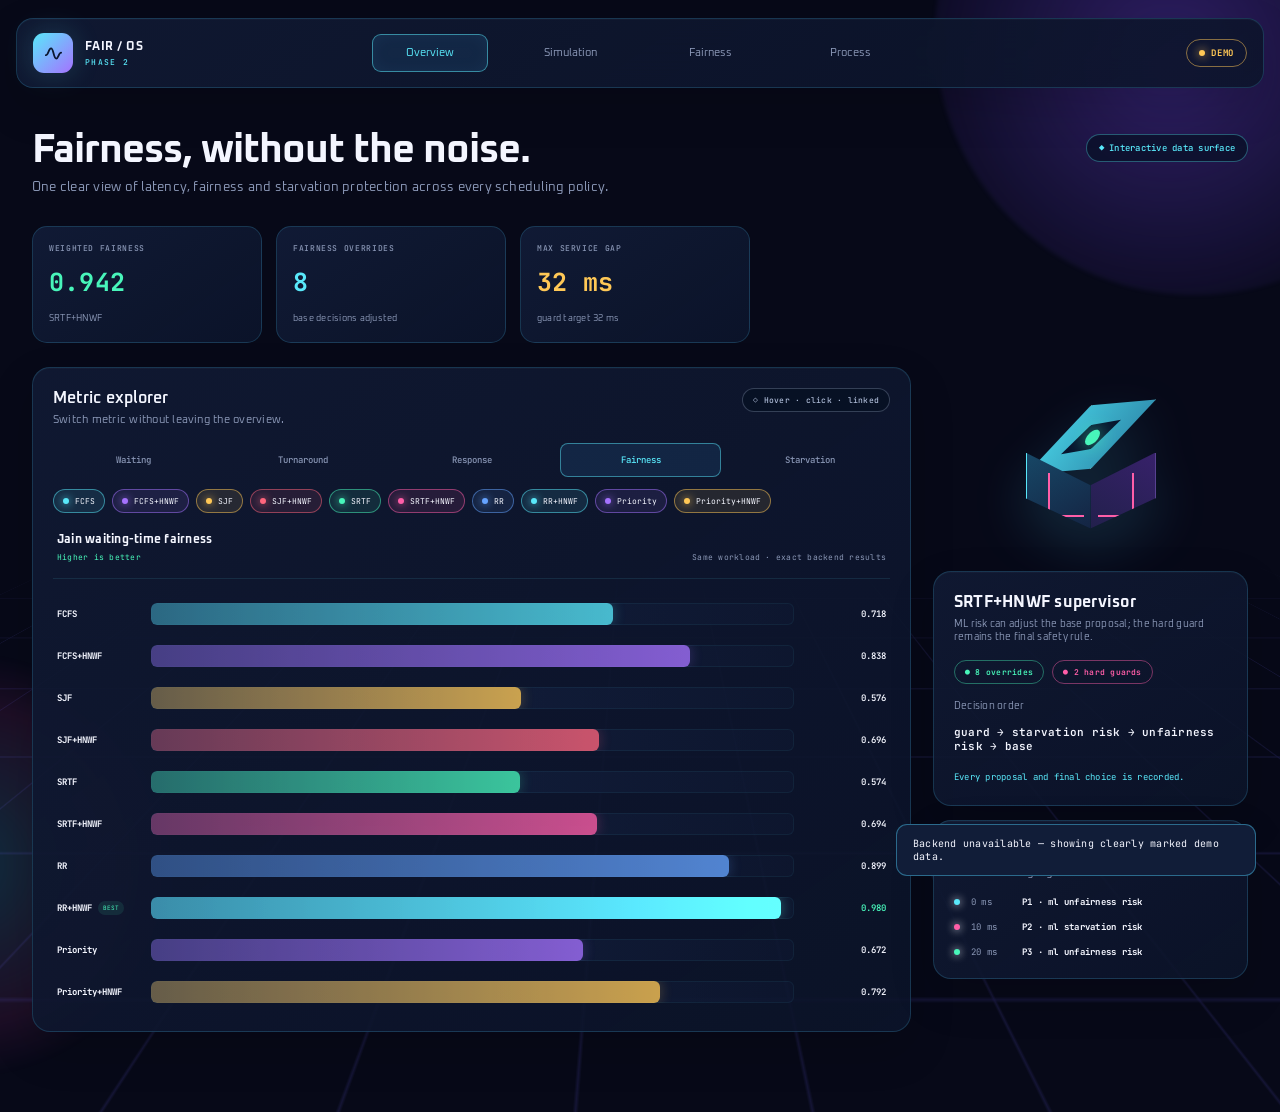
<file: index.html>
<!DOCTYPE html>
<html lang="en">
<head>
  <meta charset="UTF-8">
  <meta http-equiv="refresh" content="0; url=frontend/index.html">
  <title>Redirecting to CPU Scheduling Visualizer...</title>
</head>
<body style="background:#0a0f1d; color:#f8fafc; font-family:sans-serif; display:flex; justify-content:center; align-items:center; height:100vh;">
  <p>Redirecting to <a href="frontend/index.html" style="color:#38bdf8;">CPU Scheduling Visualizer Frontend</a>...</p>
</body>
</html>
</file>
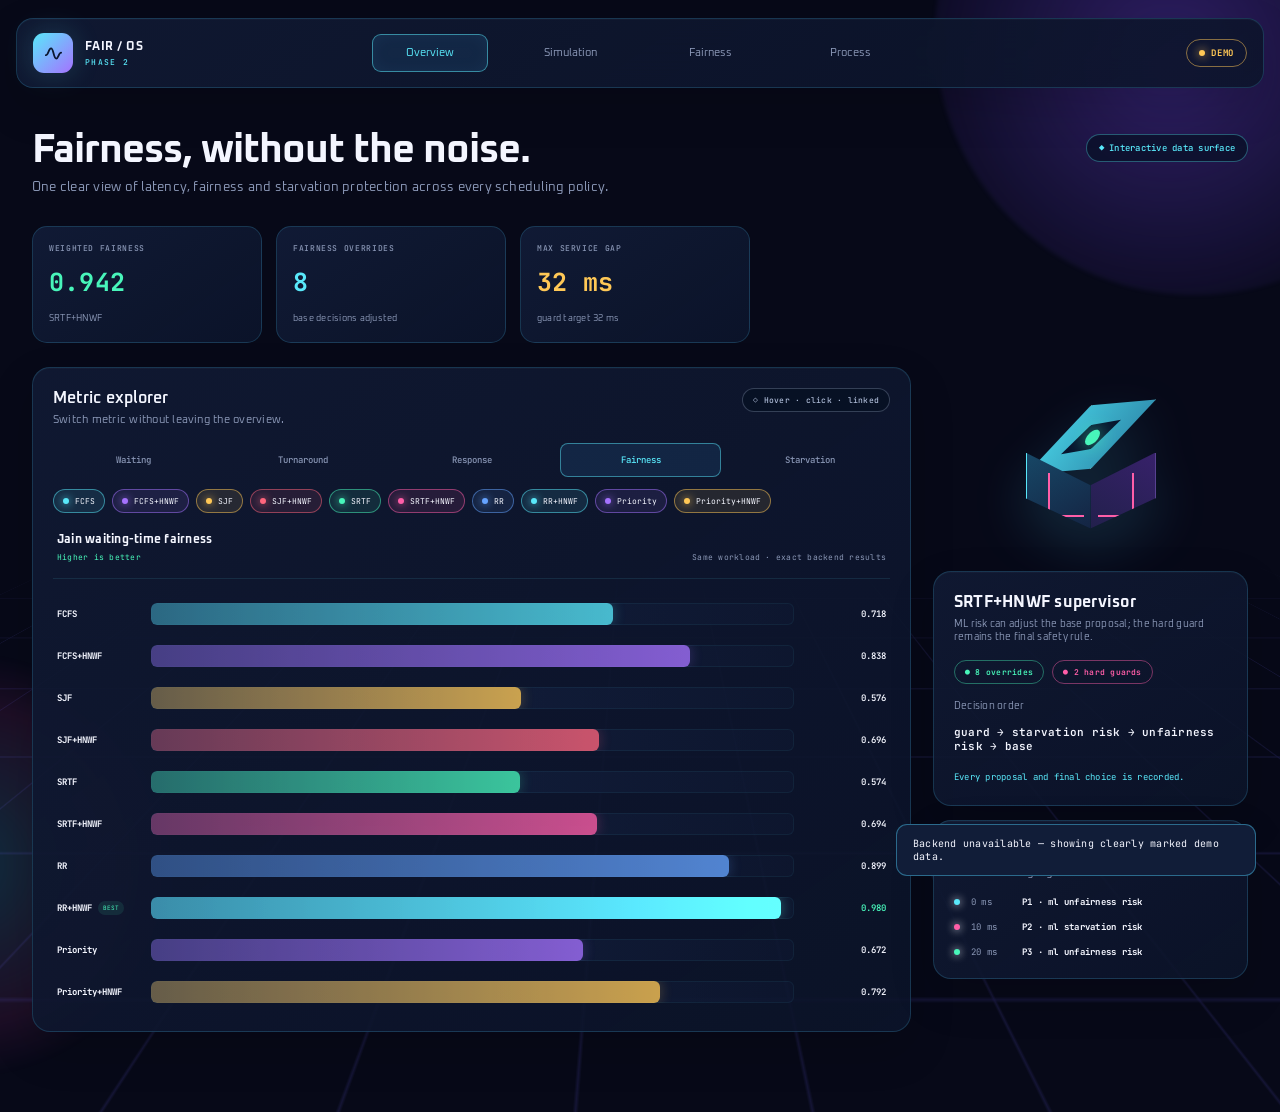
<file: frontend/index.html>
<!doctype html>
<html lang="en">
<head>
  <meta charset="utf-8">
  <meta name="viewport" content="width=device-width, initial-scale=1">
  <meta name="theme-color" content="#070918">
  <title>Fair / OS — CPU Scheduling Fairness Lab</title>
  <link rel="preconnect" href="https://fonts.googleapis.com">
  <link rel="preconnect" href="https://fonts.gstatic.com" crossorigin>
  <link href="https://fonts.googleapis.com/css2?family=JetBrains+Mono:wght@400;500;600;700&family=Oxanium:wght@400;500;600;700&display=swap" rel="stylesheet">
  <link rel="stylesheet" href="css/phase2-ui.css?v=17">
</head>
<body>
  <div class="ambient ambient-top"></div>
  <div class="ambient ambient-bottom"></div>
  <div class="perspective-grid" aria-hidden="true"></div>

  <div class="app-frame">
    <header class="top-nav glass-panel">
      <a class="brand" href="#overview" aria-label="Fair OS overview">
        <span class="brand-mark"><svg viewBox="0 0 32 32" aria-hidden="true"><path d="M7 18c3.2 0 3-8 6.1-8 3.2 0 2.8 12 6.2 12 2.7 0 2.8-7 5.7-7"/></svg></span>
        <span><strong>FAIR / OS</strong><small>PHASE 2</small></span>
      </a>
      <nav class="view-nav" aria-label="Primary navigation">
        <button class="nav-pill active" data-view="overview">Overview</button>
        <button class="nav-pill" data-view="simulation">Simulation</button>
        <button class="nav-pill" data-view="fairness">Fairness</button>
        <button class="nav-pill" data-view="process">Process</button>
      </nav>
      <div class="live-pill" id="live-pill"><span></span><b>LIVE</b></div>
    </header>

    <main>
      <section class="view active" id="view-overview" data-view-panel="overview">
        <div class="hero-row">
          <div>
            <h1>Fairness, without the noise.</h1>
            <p>One clear view of latency, fairness and starvation protection across every scheduling policy.</p>
          </div>
          <span class="surface-chip">◆ Interactive data surface</span>
        </div>

        <div class="overview-kpis metric-strip three" id="overview-kpis"></div>

        <div class="overview-layout">
          <article class="card metric-explorer">
            <div class="card-head">
              <div><h2>Metric explorer</h2><p>Switch metric without leaving the overview.</p></div>
              <span class="interaction-hint">◇ Hover · click · linked</span>
            </div>
            <div class="segmented" id="metric-tabs">
              <button data-metric="avg_waiting_time">Waiting</button>
              <button data-metric="avg_turnaround_time">Turnaround</button>
              <button data-metric="avg_response_time">Response</button>
              <button class="active" data-metric="legacy_jains_waiting_index">Fairness</button>
              <button data-metric="legacy_starvation_count">Starvation</button>
            </div>
            <div class="metric-algorithms" id="metric-algorithms" aria-label="Algorithms included in metric comparison"></div>
            <div class="chart-stage" id="overview-chart"></div>
          </article>

          <aside class="overview-side">
            <div class="cpu-cube-wrap compact">
              <div class="cpu-cube" aria-label="CPU fairness engine visualization">
                <div class="cube-top"><span></span></div><div class="cube-left"></div><div class="cube-right"></div>
              </div>
            </div>
            <article class="card balance-card" id="balance-card"></article>
            <article class="card event-card">
              <div class="card-head"><div><h2>Linked event stream</h2><p>Chart hover highlights related events.</p></div></div>
              <div id="event-stream" class="event-stream"></div>
            </article>
          </aside>
        </div>
      </section>

      <section class="view" id="view-simulation" data-view-panel="simulation">
        <div class="hero-row"><div><h1>Follow one process around the CPU cycle.</h1><p>The star follows the active process through ready, scheduling, running and requeue or completion.</p></div><span class="surface-chip">◆ Live process lifecycle</span></div>
        <form class="control-bar glass-panel" id="simulation-form">
          <div class="algorithm-picker" role="group" aria-labelledby="algorithm-picker-title">
            <div class="algorithm-picker-title" id="algorithm-picker-title"><strong>Select base schedulers</strong><span>Every selected policy can be compared with the same HNWF supervisor.</span></div>
            <label><input type="checkbox" name="base-algorithm" value="FCFS" checked> FCFS</label>
            <label><input type="checkbox" name="base-algorithm" value="SJF" checked> SJF</label>
            <label><input type="checkbox" name="base-algorithm" value="SRTF" checked> SRTF</label>
            <label><input type="checkbox" name="base-algorithm" value="RR" checked> Round Robin</label>
            <label><input type="checkbox" name="base-algorithm" value="Priority" checked> Priority</label>
          </div>
          <div class="supervisor-toggle">
            <label for="control-fairness"><input id="control-fairness" type="checkbox" checked><span aria-hidden="true"></span></label>
            <div><strong>Compare with HNWF Fairness Supervisor</strong><small>Runs each selected base twice: original and fairness-aware.</small></div>
          </div>
          <label>Workload<select id="control-workload"><option value="normal">Normal</option><option value="skewed">Skewed</option><option value="bursty">Bursty</option></select></label>
          <label>Seed<select id="control-seed"><option>0</option><option>1</option><option>2</option><option>3</option><option>4</option><option>5</option><option>6</option><option>7</option><option>8</option><option>9</option></select></label>
          <label>Processes<output id="control-processes">25</output></label>
          <label>RR quantum<input id="control-quantum" type="number" value="2" min="1"></label>
          <label>Gmax<input id="control-gmax" type="number" value="32" min="1"></label>
          <label>Timeline policy<select id="control-focus-algorithm"></select></label>
          <button class="run-button" type="submit"><span>▣</span> Run comparison</button>
        </form>

        <article class="card os-flow-card">
            <div class="card-head"><div><h2>Process lifecycle · <span id="theater-policy">SRTF</span></h2><p id="os-policy-rule">The operating system applies the selected scheduling rule.</p></div><span class="live-clock" id="live-clock">● 0 ms</span></div>
            <div class="os-flow-stage" id="os-flow-stage">
              <div class="cycle-orbit">
                <div class="cycle-ring" aria-hidden="true"><i></i><i></i><i></i><i></i></div>
                <section class="cycle-node ready" id="os-ready-queue" data-cycle-phase="ready"><span>1</span><strong>Ready</strong><small id="cycle-ready-count">Software queue</small></section>
                <section class="cycle-node scheduler" data-cycle-phase="scheduler"><span>2</span><strong id="os-scheduler-name">Scheduler</strong><small>OS decision</small></section>
                <section class="cycle-node cpu" id="hardware-core" data-cycle-phase="running"><span>3</span><strong>Running</strong><small>Core 0 · <b id="core-process">IDLE</b></small><em id="core-progress">0 ms</em></section>
                <section class="cycle-node return" data-cycle-phase="return"><span>4</span><strong id="cycle-return-title">Requeue</strong><small id="cycle-return-detail">More work remains</small></section>
                <div class="cycle-decision"><small>OS DECISION</small><span id="os-base-choice">Proposal —</span><strong id="os-final-choice">Dispatch —</strong><em id="os-supervisor-state">Base policy</em></div>
                <div class="os-process-packet process-star" id="os-process-packet" aria-live="polite" aria-label="CPU idle"><i aria-hidden="true">✦</i></div>
              </div>
            </div>
            <div class="playback-panel">
              <div class="playback-buttons">
                <button type="button" id="playback-reset" aria-label="Reset playback">↺</button>
                <button type="button" id="playback-step" aria-label="Step forward one millisecond">›|</button>
                <button type="button" class="playback-primary" id="playback-toggle">▶ Play</button>
              </div>
              <label class="playback-scrubber"><span>Simulation time</span><input id="playback-range" type="range" min="0" max="1" value="0" step="0.01"></label>
              <label class="playback-speed">Speed<select id="playback-speed"><option value="0.25">0.25×</option><option value="0.5" selected>0.5×</option><option value="0.75">0.75×</option><option value="1">1×</option><option value="1.5">1.5×</option><option value="2">2×</option><option value="4">4×</option></select></label>
            </div>
        </article>
        <article class="card timeline-card">
          <div class="card-head"><div><h2>Execution timeline · <span id="timeline-policy">HNWF</span></h2><p>Every block is real CPU service from the selected trace. Click a block to replay that dispatch.</p></div><span class="interaction-hint">◇ Click · replay event</span></div>
          <div class="timeline" id="execution-timeline"></div>
          <div class="timeline-axis"><span id="timeline-start">0 ms</span><span id="timeline-end">0 ms</span></div>
          <div class="timeline-explanation" id="timeline-explanation"><span>0 ms</span><strong>Ready to simulate</strong><p>Press Play or choose a timeline block.</p></div>
        </article>
      </section>

      <section class="view" id="view-fairness" data-view-panel="fairness">
        <div class="hero-row"><div><h1>Fairness &amp; starvation.</h1><p>Compare every Phase 1 scheduler with the same HNWF fairness supervisor on one workload.</p></div><span class="surface-chip">◆ ML comparison view</span></div>
        <div class="fairness-toolbar glass-panel">
          <div><label for="fairness-pair-select">Focus algorithm pair</label><select id="fairness-pair-select" aria-label="Focus an algorithm and its HNWF result"></select></div>
          <div class="comparison-legend" aria-label="Chart legend"><span><i class="base"></i>Base algorithm</span><span><i class="supervised"></i>Algorithm + HNWF</span></div>
          <p>Click any column group to inspect its exact ML and scheduling result.</p>
        </div>
        <div class="metric-strip five" id="fairness-kpis"></div>
        <div class="fairness-comparison-grid">
          <article class="card comparison-chart-card"><div class="card-head"><div><h2>Fairness index: base vs HNWF</h2><p>Jain waiting-time fairness. Higher is better; 1.0 is perfectly even.</p></div><span class="interaction-hint">◇ Hover · click</span></div><div class="paired-column-chart" id="fairness-comparison-chart"></div></article>
          <article class="card comparison-chart-card"><div class="card-head"><div><h2>Starved processes: base vs HNWF</h2><p>Processes above the shared starvation threshold. Lower is better.</p></div><span class="interaction-hint">◇ Hover · click</span></div><div class="paired-column-chart" id="starvation-comparison-chart"></div></article>
          <article class="card ml-chart-card"><div class="card-head"><div><h2>Why the supervisor intervened</h2><p>Decision counts from the ML risk models and hard starvation guard.</p></div><span class="interaction-hint">◇ Hover · click</span></div><div class="ml-column-chart" id="ml-intervention-chart"></div></article>
          <article class="card pair-detail-card" id="fairness-pair-detail"></article>
        </div>
      </section>

      <section class="view" id="view-process" data-view-panel="process">
        <div class="hero-row"><div><h1>One process. Every fairness decision.</h1><p>Follow a process through <span id="process-policy-name">SRTF+HNWF</span>: base proposal, predicted risk, adjustment and completion.</p></div><span class="surface-chip">◆ Supervisor process trace</span></div>
        <div class="process-selector glass-panel">
          <div class="process-algorithm-group">
            <label for="process-algorithm-select">Supervised algorithm</label>
            <select id="process-algorithm-select" aria-label="Select a base algorithm with HNWF"></select>
          </div>
          <div class="process-select-group">
            <label for="process-select">Select any process</label>
            <select id="process-select" aria-label="Select a process to explain"></select>
            <span id="process-position" class="process-position"></span>
          </div>
          <div class="process-nav-buttons" aria-label="Move between processes">
            <button type="button" id="process-prev">← Previous</button>
            <button type="button" id="process-next">Next →</button>
          </div>
        </div>
        <div class="process-grid">
          <article class="card state-card"><div class="card-head"><div><h2 id="state-title">Process journey in state space</h2><p>Hover or focus a sphere to reveal this process's value.</p></div><span class="interaction-hint">◇ Hover · value</span></div><div class="state-orbit" id="state-orbit"></div></article>
          <article class="card live-state"><div class="card-head"><div><h2>Live fairness state</h2><p id="state-time">Values at the latest decision.</p></div><span class="running-pill">● COMPLETE</span></div><div class="state-metrics" id="state-metrics"></div></article>
          <article class="card formula-card"><div class="card-head"><div><h2>Process journey in simple words</h2><p>What happened from arrival to completion, using this process's actual values.</p></div><span class="interaction-hint">Read top → bottom</span></div><div class="formula-steps" id="formula-steps"></div></article>
          <article class="card why-card" id="why-card"></article>
        </div>
      </section>
    </main>
  </div>

  <div class="toast" id="toast" role="status" aria-live="polite"></div>

  <script src="js/api.js?v=9"></script>
  <script src="js/data-adapters.js?v=9"></script>
  <script src="js/store.js?v=9"></script>
  <script src="js/phase2-ui.js?v=17"></script>
</body>
</html>
</file>
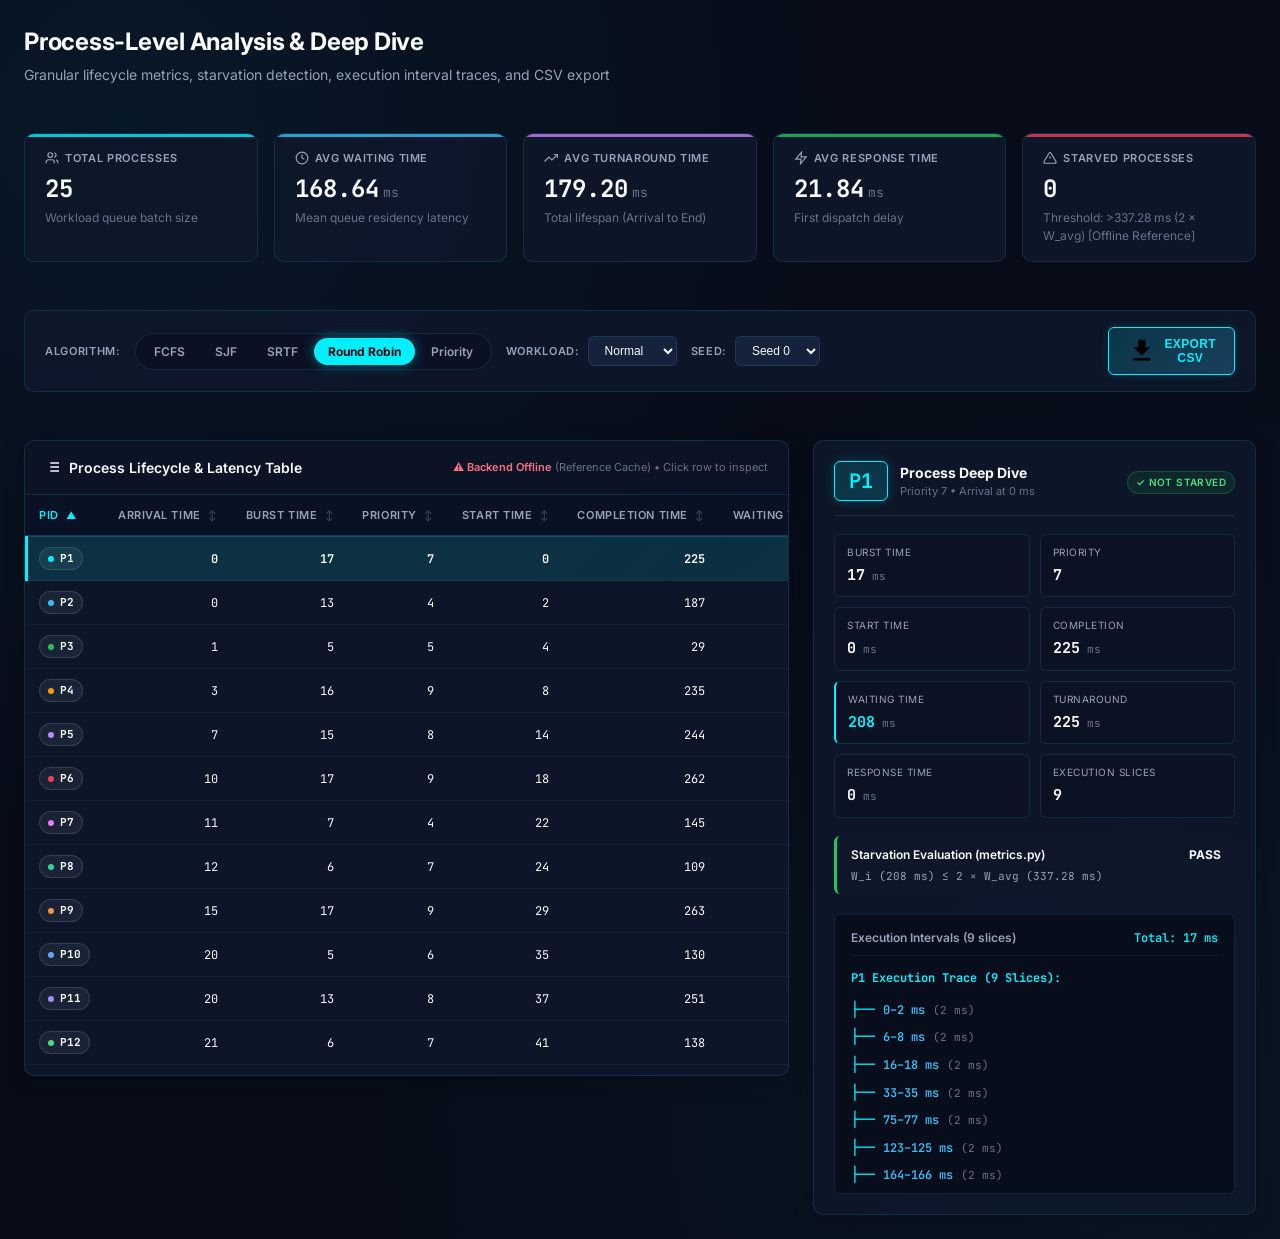
<file: frontend/pages/analysis.html>
<!DOCTYPE html>
<html lang="en">
<head>
  <meta charset="UTF-8">
  <meta name="viewport" content="width=device-width, initial-scale=1.0">
  <title>Process Analysis | CPU Scheduling Analyzer</title>
  <link rel="stylesheet" href="../css/style.css">
  <link rel="stylesheet" href="../css/dashboard.css">
  <link rel="stylesheet" href="../css/charts.css">
  <link rel="stylesheet" href="../css/analysis.css">
  <link rel="stylesheet" href="../css/responsive.css">
  <link href="https://fonts.googleapis.com/css2?family=Inter:wght@400;500;600;700&family=JetBrains+Mono:wght@400;500;600;700&display=swap" rel="stylesheet">
</head>
<body style="padding: 24px; background-color: var(--bg-app);">
  <div class="dashboard-container">
    <div class="view-header">
      <h1 class="view-title">Process-Level Analysis & Deep Dive</h1>
      <p class="view-subtitle">Granular lifecycle metrics, starvation detection, execution interval traces, and CSV export</p>
    </div>

    <!-- Summary KPI Cards -->
    <div class="analysis-kpi-grid">
      <div class="analysis-kpi-card accent-cyan">
        <div class="analysis-kpi-label">
          <svg width="14" height="14" viewBox="0 0 24 24" fill="none" stroke="currentColor" stroke-width="2"><path d="M16 21v-2a4 4 0 0 0-4-4H6a4 4 0 0 0-4 4v2"/><circle cx="9" cy="7" r="4"/><path d="M22 21v-2a4 4 0 0 0-3-3.87"/><path d="M16 3.13a4 4 0 0 1 0 7.75"/></svg>
          Total Processes
        </div>
        <div class="analysis-kpi-value" id="analysis-kpi-total-procs">25</div>
        <div class="analysis-kpi-sub">Workload queue batch size</div>
      </div>

      <div class="analysis-kpi-card accent-blue">
        <div class="analysis-kpi-label">
          <svg width="14" height="14" viewBox="0 0 24 24" fill="none" stroke="currentColor" stroke-width="2"><circle cx="12" cy="12" r="10"/><polyline points="12 6 12 12 16 14"/></svg>
          Avg Waiting Time
        </div>
        <div class="analysis-kpi-value" id="analysis-kpi-avg-wait">--<span class="analysis-kpi-unit">ms</span></div>
        <div class="analysis-kpi-sub">Mean queue residency latency</div>
      </div>

      <div class="analysis-kpi-card accent-purple">
        <div class="analysis-kpi-label">
          <svg width="14" height="14" viewBox="0 0 24 24" fill="none" stroke="currentColor" stroke-width="2"><polyline points="23 6 13.5 15.5 8.5 10.5 1 18"/><polyline points="17 6 23 6 23 12"/></svg>
          Avg Turnaround Time
        </div>
        <div class="analysis-kpi-value" id="analysis-kpi-avg-turnaround">--<span class="analysis-kpi-unit">ms</span></div>
        <div class="analysis-kpi-sub">Total lifespan (Arrival to End)</div>
      </div>

      <div class="analysis-kpi-card accent-green">
        <div class="analysis-kpi-label">
          <svg width="14" height="14" viewBox="0 0 24 24" fill="none" stroke="currentColor" stroke-width="2"><polygon points="13 2 3 14 12 14 11 22 21 10 12 10 13 2"/></svg>
          Avg Response Time
        </div>
        <div class="analysis-kpi-value" id="analysis-kpi-avg-response">--<span class="analysis-kpi-unit">ms</span></div>
        <div class="analysis-kpi-sub">First dispatch delay</div>
      </div>

      <div class="analysis-kpi-card accent-rose">
        <div class="analysis-kpi-label">
          <svg width="14" height="14" viewBox="0 0 24 24" fill="none" stroke="currentColor" stroke-width="2"><path d="M10.29 3.86L1.82 18a2 2 0 0 0 1.71 3h16.94a2 2 0 0 0 1.71-3L13.71 3.86a2 2 0 0 0-3.42 0z"/><line x1="12" y1="9" x2="12" y2="13"/><line x1="12" y1="17" x2="12.01" y2="17"/></svg>
          Starved Processes
        </div>
        <div class="analysis-kpi-value" id="analysis-kpi-starved-count">--</div>
        <div class="analysis-kpi-sub" id="analysis-kpi-starved-sub">Threshold: >2 × W_avg</div>
      </div>
    </div>

    <!-- Controls & Filter Toolbar -->
    <div class="analysis-toolbar-card">
      <div class="analysis-controls-group">
        <span class="analysis-group-label">Algorithm:</span>
        <div class="analysis-algo-pills">
          <button class="analysis-algo-btn" data-algo="FCFS">FCFS</button>
          <button class="analysis-algo-btn" data-algo="SJF">SJF</button>
          <button class="analysis-algo-btn" data-algo="SRTF">SRTF</button>
          <button class="analysis-algo-btn active" data-algo="RR">Round Robin</button>
          <button class="analysis-algo-btn" data-algo="Priority">Priority</button>
        </div>

        <div class="analysis-filter-select-wrapper">
          <span class="analysis-group-label">Workload:</span>
          <select id="select-analysis-workload" class="analysis-select">
            <option value="normal">Normal</option>
            <option value="skewed">Skewed</option>
            <option value="bursty">Bursty</option>
          </select>
        </div>

        <div class="analysis-filter-select-wrapper">
          <span class="analysis-group-label">Seed:</span>
          <select id="select-analysis-seed" class="analysis-select">
            <option value="0">Seed 0</option>
            <option value="1">Seed 1</option>
            <option value="2">Seed 2</option>
            <option value="3">Seed 3</option>
            <option value="4">Seed 4</option>
            <option value="5">Seed 5</option>
            <option value="6">Seed 6</option>
            <option value="7">Seed 7</option>
            <option value="8">Seed 8</option>
            <option value="9">Seed 9</option>
          </select>
        </div>
      </div>

      <div>
        <button id="btn-export-analysis-csv" class="btn-export-csv" title="Export currently filtered table as CSV">
          <svg viewBox="0 0 24 24"><path d="M19 9h-4V3H9v6H5l7 7 7-7zM5 18v2h14v-2H5z"/></svg>
          EXPORT CSV
        </button>
      </div>
    </div>

    <!-- Split Layout: Table on Left, Detail Card on Right -->
    <div class="analysis-layout">
      <!-- Process Table Column -->
      <div class="analysis-table-card">
        <div class="analysis-table-header-bar">
          <div class="analysis-table-title">
            <svg width="16" height="16" viewBox="0 0 24 24" fill="none" stroke="currentColor" stroke-width="2"><line x1="8" y1="6" x2="21" y2="6"/><line x1="8" y1="12" x2="21" y2="12"/><line x1="8" y1="18" x2="21" y2="18"/><line x1="3" y1="6" x2="3.01" y2="6"/><line x1="3" y1="12" x2="3.01" y2="12"/><line x1="3" y1="18" x2="3.01" y2="18"/></svg>
            Process Lifecycle & Latency Table
          </div>
          <div class="analysis-table-hint">
            Click any row to inspect execution intervals
          </div>
        </div>

        <div class="analysis-table-scroll">
          <table class="process-table">
            <thead>
              <tr>
                <th class="sortable active-sort" data-col="pid">PID <span class="sort-indicator">▲</span></th>
                <th class="sortable numeric" data-col="arrival">Arrival Time <span class="sort-indicator">↕</span></th>
                <th class="sortable numeric" data-col="burst">Burst Time <span class="sort-indicator">↕</span></th>
                <th class="sortable numeric" data-col="priority">Priority <span class="sort-indicator">↕</span></th>
                <th class="sortable numeric" data-col="start">Start Time <span class="sort-indicator">↕</span></th>
                <th class="sortable numeric" data-col="completion">Completion Time <span class="sort-indicator">↕</span></th>
                <th class="sortable numeric" data-col="waiting">Waiting Time <span class="sort-indicator">↕</span></th>
                <th class="sortable numeric" data-col="turnaround">Turnaround Time <span class="sort-indicator">↕</span></th>
                <th class="sortable numeric" data-col="response">Response Time <span class="sort-indicator">↕</span></th>
                <th class="sortable" data-col="starved">Starved <span class="sort-indicator">↕</span></th>
              </tr>
            </thead>
            <tbody id="analysis-table-body">
              <!-- Injected dynamically by AnalysisController -->
            </tbody>
          </table>
        </div>
      </div>

      <!-- Process Detail & Execution Slices Column -->
      <div id="analysis-process-detail-card" class="analysis-detail-card">
        <!-- Injected dynamically by AnalysisController -->
      </div>
    </div>
  </div>

  <script src="../js/benchmark-data.js"></script>
  <script src="../js/process-data.js"></script>
  <script src="../js/analysis.js"></script>
  <script>
    document.addEventListener('DOMContentLoaded', () => {
      if (window.AnalysisController) {
        window.AnalysisController.mount();
      }
    });
  </script>
</body>
</html>
</file>
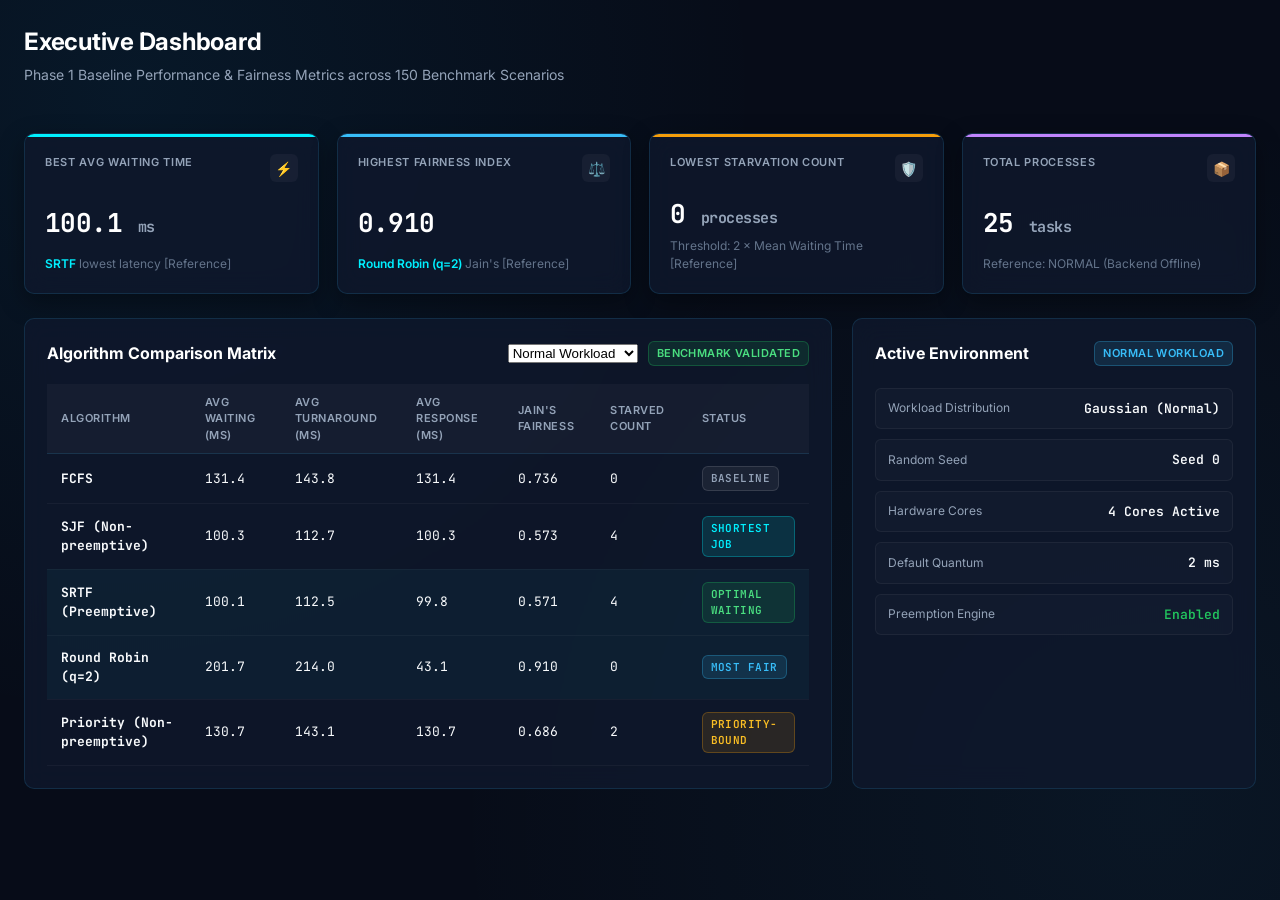
<file: frontend/pages/dashboard.html>
<!DOCTYPE html>
<html lang="en">
<head>
  <meta charset="UTF-8">
  <meta name="viewport" content="width=device-width, initial-scale=1.0">
  <title>Executive Dashboard | CPU Scheduling Analyzer</title>
  <link rel="stylesheet" href="../css/style.css">
  <link rel="stylesheet" href="../css/dashboard.css">
  <link rel="stylesheet" href="../css/responsive.css">
  <link href="https://fonts.googleapis.com/css2?family=Inter:wght@400;500;600;700&family=JetBrains+Mono:wght@400;500;600;700&display=swap" rel="stylesheet">
</head>
<body style="padding: 24px; background-color: var(--bg-app);">
  <div class="dashboard-container">
    <div class="view-header">
      <h1 class="view-title">Executive Dashboard</h1>
      <p class="view-subtitle">Phase 1 Baseline Performance & Fairness Metrics across 150 Benchmark Scenarios</p>
    </div>

    <!-- KPI Cards Grid -->
    <div class="kpi-grid">
      <div class="kpi-card kpi-waiting">
        <div class="kpi-top">
          <span class="kpi-label">Best Avg Waiting Time</span>
          <div class="kpi-icon">⚡</div>
        </div>
        <div id="kpi-best-wait-val" class="kpi-main-val">100.1 <span style="font-size:15px; color:var(--text-secondary)">ms</span></div>
        <div id="kpi-best-wait-sub" class="kpi-sub"><span class="kpi-highlight">SRTF</span> achieves lowest overall latency</div>
      </div>

      <div class="kpi-card kpi-fairness">
        <div class="kpi-top">
          <span class="kpi-label">Highest Fairness Index</span>
          <div class="kpi-icon">⚖️</div>
        </div>
        <div id="kpi-highest-fair-val" class="kpi-main-val">0.910</div>
        <div id="kpi-highest-fair-sub" class="kpi-sub"><span class="kpi-highlight">Round Robin (q=2)</span> Jain's Index</div>
      </div>

      <div class="kpi-card kpi-starvation">
        <div class="kpi-top">
          <span class="kpi-label">Lowest Starvation Count</span>
          <div class="kpi-icon">🛡️</div>
        </div>
        <div id="kpi-lowest-starve-val" class="kpi-main-val">0 <span style="font-size:15px; color:var(--text-secondary)">processes</span></div>
        <div id="kpi-lowest-starve-sub" class="kpi-sub">Threshold: 2 × Mean Waiting Time</div>
      </div>

      <div class="kpi-card kpi-workload">
        <div class="kpi-top">
          <span class="kpi-label">Total Processes</span>
          <div class="kpi-icon">📦</div>
        </div>
        <div id="kpi-total-procs-val" class="kpi-main-val">6 <span style="font-size:15px; color:var(--text-secondary)">tasks</span></div>
        <div id="kpi-total-procs-sub" class="kpi-sub">Active Workload: NORMAL</div>
      </div>
    </div>

    <!-- Main Dashboard Grid -->
    <div class="dashboard-main-grid">
      <div class="comparison-card">
        <div class="card-heading-bar">
          <h3 class="card-title">Algorithm Comparison Matrix</h3>
          <div style="display:flex; align-items:center; gap:10px;">
            <select id="select-dashboard-workload" class="compact-select">
              <option value="normal" selected>Normal Workload</option>
              <option value="skewed">Skewed Workload</option>
              <option value="bursty">Bursty Workload</option>
            </select>
            <span class="badge badge-success">Benchmark Validated</span>
          </div>
        </div>
        <div class="table-responsive">
          <table class="comparison-table">
            <thead>
              <tr>
                <th>Algorithm</th>
                <th>Avg Waiting (ms)</th>
                <th>Avg Turnaround (ms)</th>
                <th>Avg Response (ms)</th>
                <th>Jain's Fairness</th>
                <th>Starved Count</th>
                <th>Status</th>
              </tr>
            </thead>
            <tbody id="dashboard-comparison-table-body">
              <tr>
                <td><strong>FCFS</strong></td>
                <td>131.5</td>
                <td>143.8</td>
                <td>131.5</td>
                <td>0.736</td>
                <td>0</td>
                <td><span class="badge badge-neutral">Baseline</span></td>
              </tr>
              <tr>
                <td><strong>SJF (Non-preemptive)</strong></td>
                <td>100.3</td>
                <td>112.7</td>
                <td>100.3</td>
                <td>0.573</td>
                <td>4</td>
                <td><span class="badge badge-cyan">Shortest Job</span></td>
              </tr>
              <tr style="background: rgba(0, 240, 255, 0.04);">
                <td><strong>SRTF (Preemptive)</strong></td>
                <td><span style="color:var(--accent-cyan); font-weight:700;">100.1</span></td>
                <td>112.5</td>
                <td>99.8</td>
                <td>0.571</td>
                <td>4</td>
                <td><span class="badge badge-success">Optimal Waiting</span></td>
              </tr>
              <tr style="background: rgba(56, 189, 248, 0.04);">
                <td><strong>Round Robin (q=2)</strong></td>
                <td>201.7</td>
                <td>214.0</td>
                <td><span style="color:var(--accent-blue); font-weight:700;">43.1</span></td>
                <td><span style="color:var(--accent-blue); font-weight:700;">0.910</span></td>
                <td>0</td>
                <td><span class="badge badge-primary">Most Fair</span></td>
              </tr>
              <tr>
                <td><strong>Priority (Non-preemptive)</strong></td>
                <td>130.7</td>
                <td>143.1</td>
                <td>130.7</td>
                <td>0.686</td>
                <td>2</td>
                <td><span class="badge badge-warning">Priority-Bound</span></td>
              </tr>
            </tbody>
          </table>
        </div>
      </div>

      <div class="active-context-card">
        <div class="context-header">
          <h3 class="card-title">Active Environment</h3>
          <span class="badge badge-primary">Normal Workload</span>
        </div>
        <div class="context-details-list">
          <div class="context-item">
            <span class="context-key">Workload Distribution</span>
            <span class="context-val">Gaussian (Normal)</span>
          </div>
          <div class="context-item">
            <span class="context-key">Random Seed</span>
            <span class="context-val">Seed 0</span>
          </div>
          <div class="context-item">
            <span class="context-key">Hardware Cores</span>
            <span class="context-val">4 Cores Active</span>
          </div>
          <div class="context-item">
            <span class="context-key">Default Quantum</span>
            <span class="context-val">2 ms</span>
          </div>
          <div class="context-item">
            <span class="context-key">Preemption Engine</span>
            <span class="context-val" style="color:var(--accent-green)">Enabled</span>
          </div>
        </div>
      </div>
    </div>
  </div>

  <script src="../js/benchmark-data.js"></script>
  <script src="../js/workload-data.js"></script>
  <script src="../js/workloads.js"></script>
  <script src="../js/dashboard.js"></script>
  <script>
    window.addEventListener('DOMContentLoaded', () => {
      if (window.DashboardController) window.DashboardController.mount();
    });
  </script>
</body>
</html>
</file>
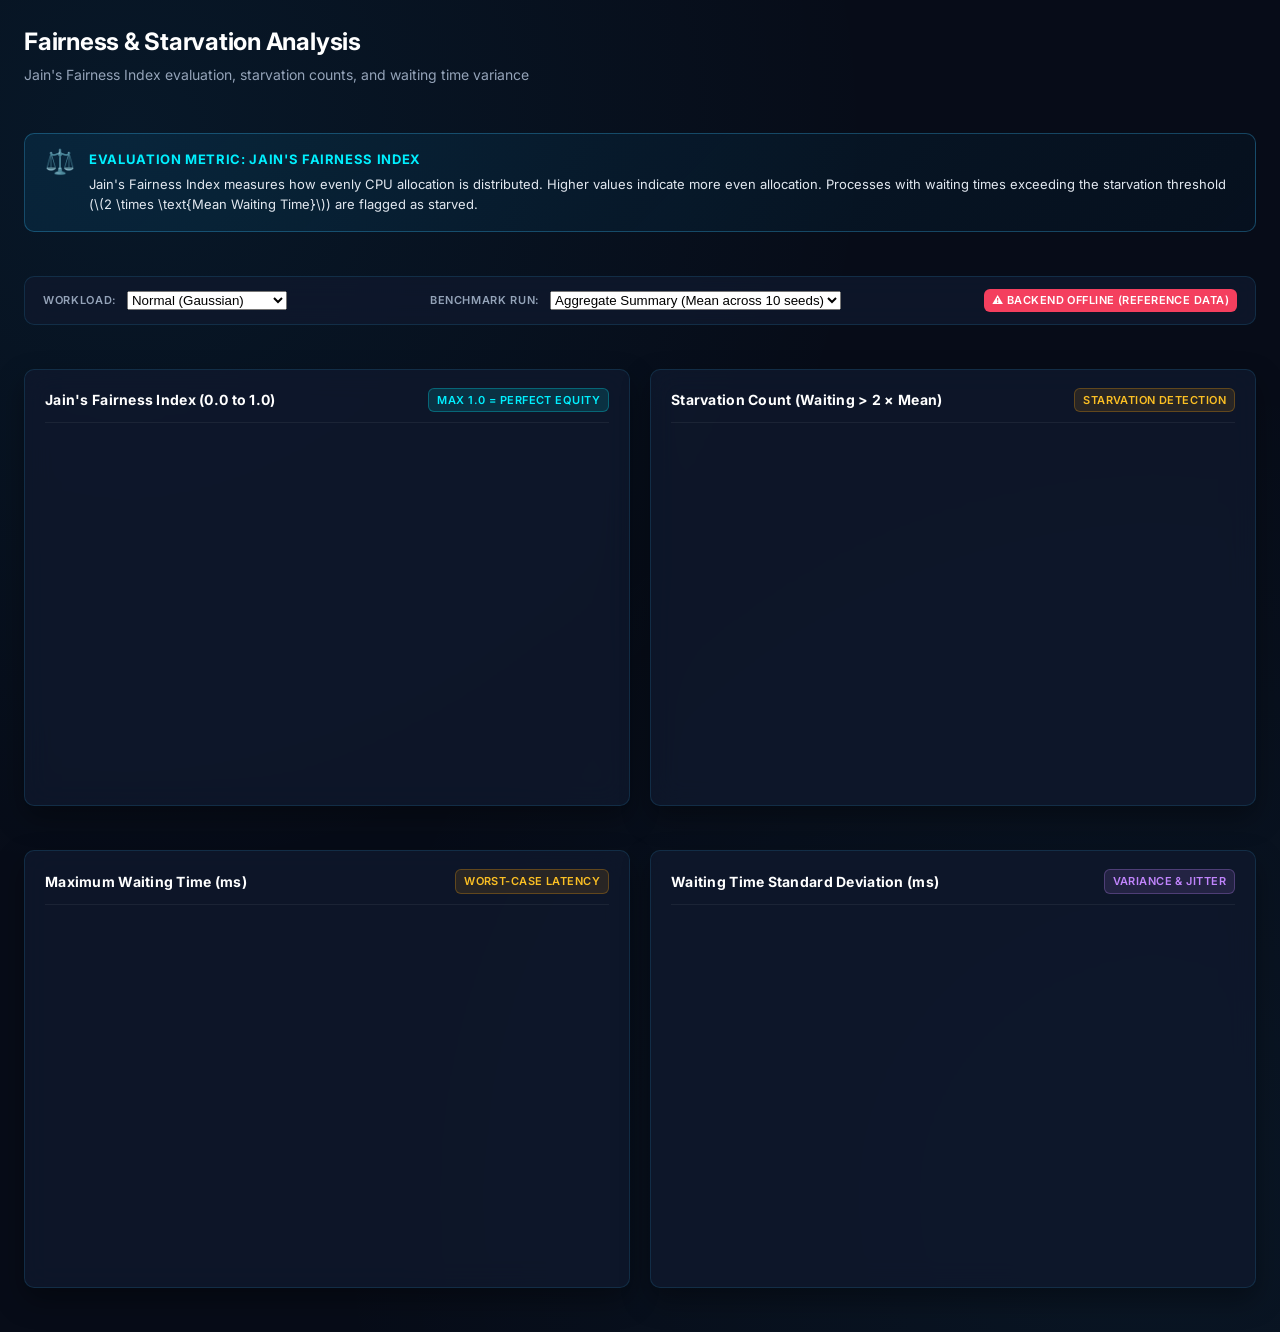
<file: frontend/pages/fairness.html>
<!DOCTYPE html>
<html lang="en">
<head>
  <meta charset="UTF-8">
  <meta name="viewport" content="width=device-width, initial-scale=1.0">
  <title>Fairness & Starvation | CPU Scheduling Analyzer</title>
  <link rel="stylesheet" href="../css/style.css">
  <link rel="stylesheet" href="../css/dashboard.css">
  <link rel="stylesheet" href="../css/charts.css">
  <link rel="stylesheet" href="../css/responsive.css">
  <link href="https://fonts.googleapis.com/css2?family=Inter:wght@400;500;600;700&family=JetBrains+Mono:wght@400;500;600;700&display=swap" rel="stylesheet">
</head>
<body style="padding: 24px; background-color: var(--bg-app);">
  <div class="dashboard-container">
    <div class="view-header">
      <h1 class="view-title">Fairness & Starvation Analysis</h1>
      <p class="view-subtitle">Jain's Fairness Index evaluation, starvation counts, and waiting time variance</p>
    </div>

    <!-- Educational Callout Banner -->
    <div class="educational-banner">
      <div class="educational-icon">⚖️</div>
      <div class="educational-content">
        <span class="educational-title">Evaluation Metric: Jain's Fairness Index</span>
        <p class="educational-text">
          Jain's Fairness Index measures how evenly CPU allocation is distributed. Higher values indicate more even allocation.
          Processes with waiting times exceeding the starvation threshold (\(2 \times \text{Mean Waiting Time}\)) are flagged as starved.
        </p>
      </div>
    </div>

    <!-- Filter Toolbar -->
    <div class="chart-filter-bar">
      <div class="filter-group">
        <span class="filter-label">Workload:</span>
        <select class="compact-select select-chart-workload">
          <option value="normal" selected>Normal (Gaussian)</option>
          <option value="skewed">Skewed (Short & Long)</option>
          <option value="bursty">Bursty (Clustered)</option>
        </select>
      </div>

      <div class="filter-group">
        <span class="filter-label">Benchmark Run:</span>
        <select class="compact-select select-chart-seed">
          <option value="mean" selected>Aggregate Summary (Mean across 10 seeds)</option>
          <option value="0">Seed 0</option>
          <option value="1">Seed 1</option>
          <option value="2">Seed 2</option>
          <option value="3">Seed 3</option>
          <option value="4">Seed 4</option>
          <option value="5">Seed 5</option>
          <option value="6">Seed 6</option>
          <option value="7">Seed 7</option>
          <option value="8">Seed 8</option>
          <option value="9">Seed 9</option>
        </select>
      </div>

      <span class="badge badge-primary">Fairness Evaluated</span>
    </div>

    <!-- 2-Column Grid: Jain's Index & Starvation Count -->
    <div class="charts-grid-two-col">
      <div class="chart-panel-card">
        <div class="chart-panel-header">
          <h3 class="chart-panel-title">Jain's Fairness Index (0.0 to 1.0)</h3>
          <span class="badge badge-cyan">Max 1.0 = Perfect Equity</span>
        </div>
        <div id="chart-jains-fairness" class="plotly-chart-container"></div>
      </div>

      <div class="chart-panel-card">
        <div class="chart-panel-header">
          <h3 class="chart-panel-title">Starvation Count (Waiting &gt; 2 &times; Mean)</h3>
          <span class="badge badge-warning">Starvation Detection</span>
        </div>
        <div id="chart-starvation-count" class="plotly-chart-container"></div>
      </div>
    </div>

    <!-- 2-Column Grid: Max Waiting & Waiting StdDev -->
    <div class="charts-grid-two-col">
      <div class="chart-panel-card">
        <div class="chart-panel-header">
          <h3 class="chart-panel-title">Maximum Waiting Time (ms)</h3>
          <span class="badge badge-amber">Worst-Case Latency</span>
        </div>
        <div id="chart-max-waiting" class="plotly-chart-container"></div>
      </div>

      <div class="chart-panel-card">
        <div class="chart-panel-header">
          <h3 class="chart-panel-title">Waiting Time Standard Deviation (ms)</h3>
          <span class="badge badge-purple">Variance & Jitter</span>
        </div>
        <div id="chart-wait-stddev" class="plotly-chart-container"></div>
      </div>
    </div>
  </div>

  <script src="../js/plotly.min.js"></script>
  <script src="../js/benchmark-data.js"></script>
  <script src="../js/workload-data.js"></script>
  <script src="../js/workloads.js"></script>
  <script src="../js/charts.js"></script>
  <script>
    window.addEventListener('DOMContentLoaded', () => {
      if (window.ChartsController) window.ChartsController.mount();
    });
  </script>
</body>
</html>
</file>
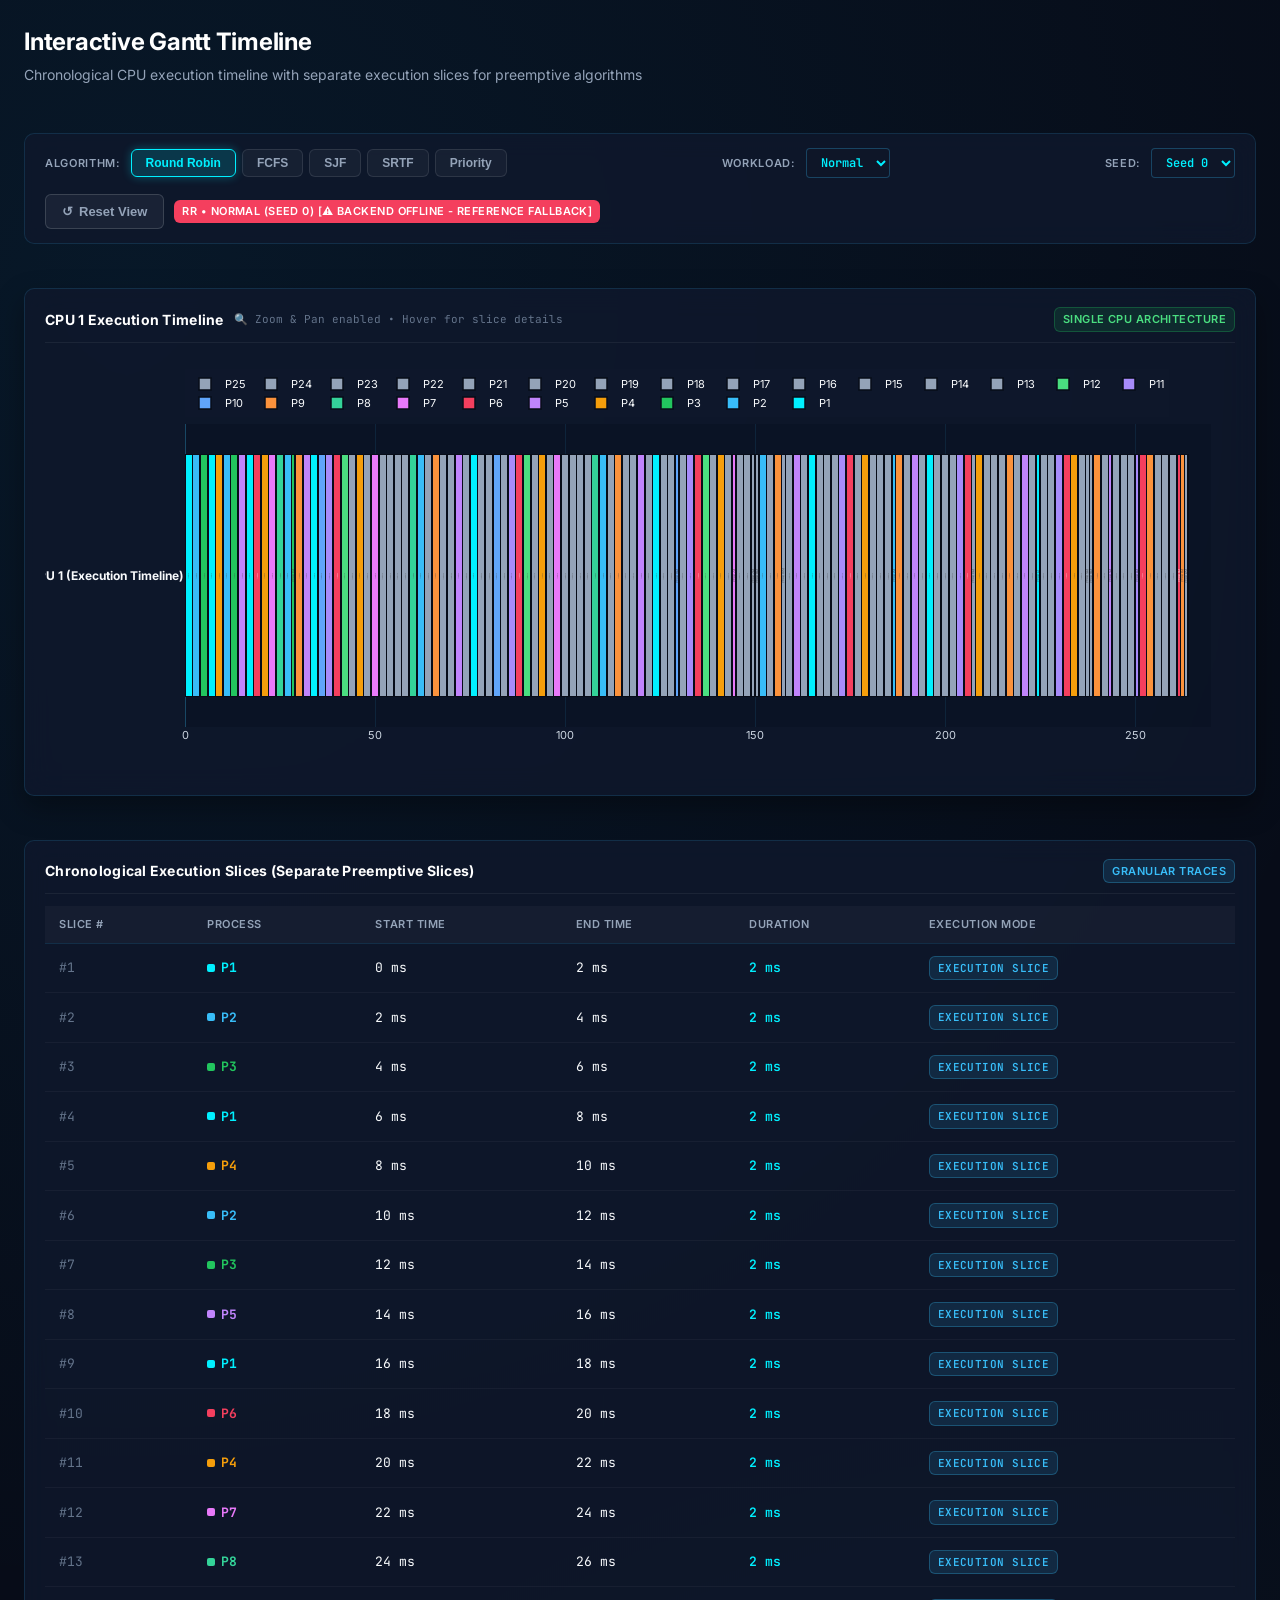
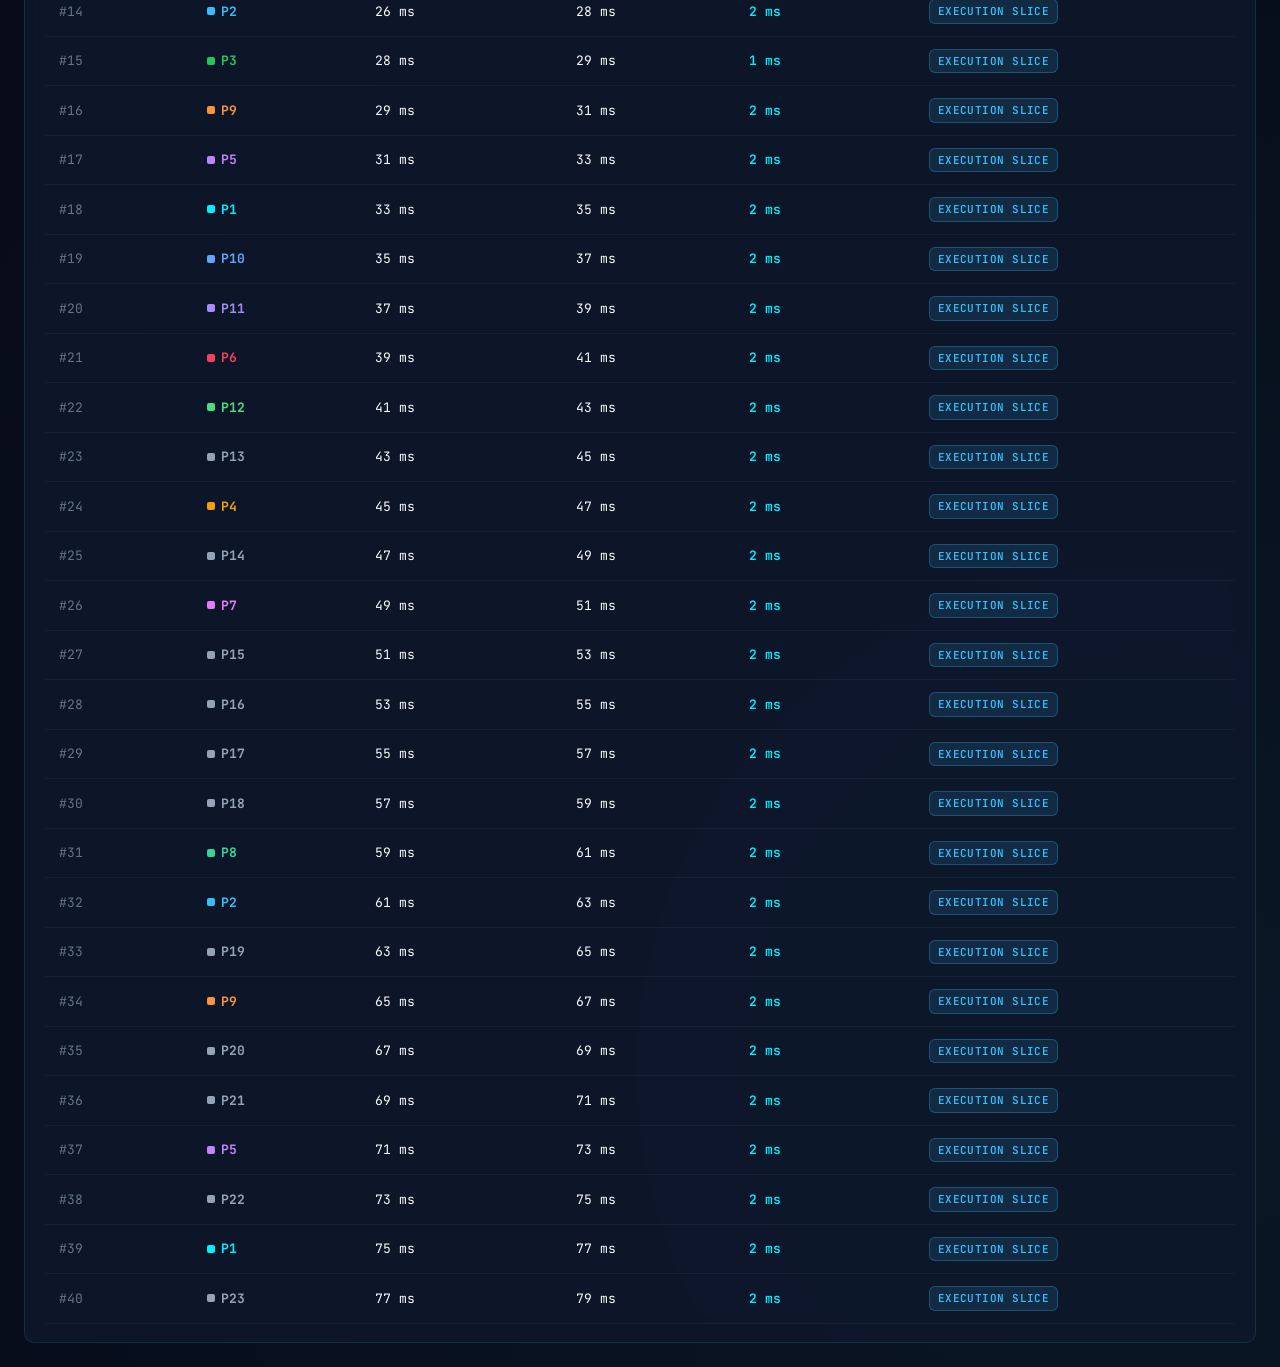
<file: frontend/pages/gantt.html>
<!DOCTYPE html>
<html lang="en">
<head>
  <meta charset="UTF-8">
  <meta name="viewport" content="width=device-width, initial-scale=1.0">
  <title>Gantt Timeline | CPU Scheduling Analyzer</title>
  <link rel="stylesheet" href="../css/style.css">
  <link rel="stylesheet" href="../css/dashboard.css">
  <link rel="stylesheet" href="../css/simulation.css">
  <link rel="stylesheet" href="../css/charts.css">
  <link rel="stylesheet" href="../css/responsive.css">
  <link href="https://fonts.googleapis.com/css2?family=Inter:wght@400;500;600;700&family=JetBrains+Mono:wght@400;500;600;700&display=swap" rel="stylesheet">
</head>
<body style="padding: 24px; background-color: var(--bg-app);">
  <div class="dashboard-container">
    <div class="view-header">
      <h1 class="view-title">Interactive Gantt Timeline</h1>
      <p class="view-subtitle">Chronological CPU execution timeline with separate execution slices for preemptive algorithms</p>
    </div>

    <!-- Gantt Controls Deck -->
    <div class="gantt-controls-deck">
      <div class="filter-group">
        <span class="filter-label">Algorithm:</span>
        <div class="workload-pills-group">
          <button class="workload-pill gantt-algo-btn active" data-algo="RR">Round Robin</button>
          <button class="workload-pill gantt-algo-btn" data-algo="FCFS">FCFS</button>
          <button class="workload-pill gantt-algo-btn" data-algo="SJF">SJF</button>
          <button class="workload-pill gantt-algo-btn" data-algo="SRTF">SRTF</button>
          <button class="workload-pill gantt-algo-btn" data-algo="Priority">Priority</button>
        </div>
      </div>

      <div class="filter-group">
        <span class="filter-label">Workload:</span>
        <select id="select-gantt-workload" class="compact-select">
          <option value="normal" selected>Normal</option>
          <option value="skewed">Skewed</option>
          <option value="bursty">Bursty</option>
        </select>
      </div>

      <div class="filter-group">
        <span class="filter-label">Seed:</span>
        <select id="select-gantt-seed" class="compact-select">
          <option value="0" selected>Seed 0</option>
          <option value="1">Seed 1</option>
          <option value="2">Seed 2</option>
          <option value="3">Seed 3</option>
          <option value="4">Seed 4</option>
          <option value="5">Seed 5</option>
          <option value="6">Seed 6</option>
          <option value="7">Seed 7</option>
          <option value="8">Seed 8</option>
          <option value="9">Seed 9</option>
        </select>
      </div>

      <div class="filter-group">
        <button id="btn-gantt-reset-view" class="btn-action-secondary" title="Reset Zoom / Pan">
          <span>↺</span> Reset View
        </button>
        <span id="gantt-active-meta-badge" class="badge badge-cyan">RR • NORMAL (Seed 0)</span>
      </div>
    </div>

    <!-- Single CPU Execution Timeline Chart -->
    <div class="chart-panel-card">
      <div class="chart-panel-header">
        <div style="display:flex; align-items:center; gap:10px;">
          <h3 class="chart-panel-title">CPU 1 Execution Timeline</h3>
          <span class="gantt-hint-badge">🔍 Zoom &amp; Pan enabled • Hover for slice details</span>
        </div>
        <span class="badge badge-success">Single CPU Architecture</span>
      </div>
      <div id="gantt-chart-display" class="plotly-chart-container tall-height"></div>
    </div>

    <!-- Slices Breakdown Table Card -->
    <div class="gantt-slices-card">
      <div class="chart-panel-header">
        <h3 class="chart-panel-title">Chronological Execution Slices (Separate Preemptive Slices)</h3>
        <span class="badge badge-primary">Granular Traces</span>
      </div>
      <div class="table-responsive">
        <table class="comparison-table">
          <thead>
            <tr>
              <th>Slice #</th>
              <th>Process</th>
              <th>Start Time</th>
              <th>End Time</th>
              <th>Duration</th>
              <th>Execution Mode</th>
            </tr>
          </thead>
          <tbody id="gantt-slices-table-body">
            <!-- Slices injected dynamically by gantt.js -->
          </tbody>
        </table>
      </div>
    </div>
  </div>

  <script src="../js/plotly.min.js"></script>
  <script src="../js/benchmark-data.js"></script>
  <script src="../js/workload-data.js"></script>
  <script src="../js/workloads.js"></script>
  <script src="../js/gantt.js"></script>
  <script>
    window.addEventListener('DOMContentLoaded', () => {
      if (window.GanttController) window.GanttController.mount();
    });
  </script>
</body>
</html>
</file>
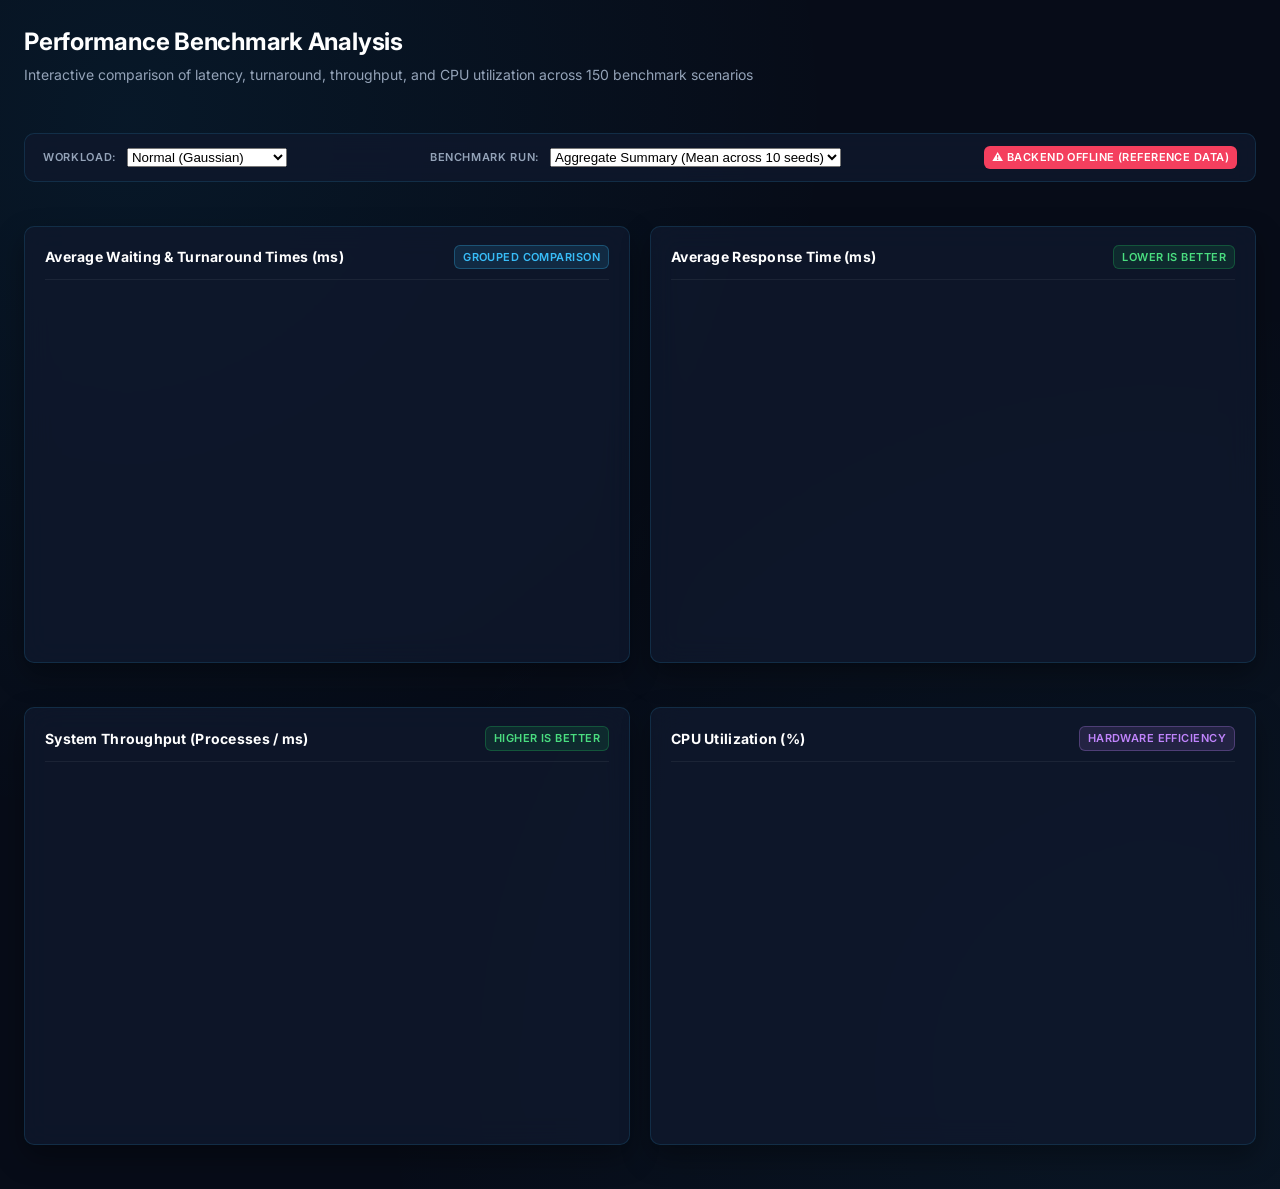
<file: frontend/pages/performance.html>
<!DOCTYPE html>
<html lang="en">
<head>
  <meta charset="UTF-8">
  <meta name="viewport" content="width=device-width, initial-scale=1.0">
  <title>Performance Benchmarks | CPU Scheduling Analyzer</title>
  <link rel="stylesheet" href="../css/style.css">
  <link rel="stylesheet" href="../css/dashboard.css">
  <link rel="stylesheet" href="../css/charts.css">
  <link rel="stylesheet" href="../css/responsive.css">
  <link href="https://fonts.googleapis.com/css2?family=Inter:wght@400;500;600;700&family=JetBrains+Mono:wght@400;500;600;700&display=swap" rel="stylesheet">
</head>
<body style="padding: 24px; background-color: var(--bg-app);">
  <div class="dashboard-container">
    <div class="view-header">
      <h1 class="view-title">Performance Benchmark Analysis</h1>
      <p class="view-subtitle">Interactive comparison of latency, turnaround, throughput, and CPU utilization across 150 benchmark scenarios</p>
    </div>

    <!-- Filter Toolbar -->
    <div class="chart-filter-bar">
      <div class="filter-group">
        <span class="filter-label">Workload:</span>
        <select class="compact-select select-chart-workload">
          <option value="normal" selected>Normal (Gaussian)</option>
          <option value="skewed">Skewed (Short & Long)</option>
          <option value="bursty">Bursty (Clustered)</option>
        </select>
      </div>

      <div class="filter-group">
        <span class="filter-label">Benchmark Run:</span>
        <select class="compact-select select-chart-seed">
          <option value="mean" selected>Aggregate Summary (Mean across 10 seeds)</option>
          <option value="0">Seed 0</option>
          <option value="1">Seed 1</option>
          <option value="2">Seed 2</option>
          <option value="3">Seed 3</option>
          <option value="4">Seed 4</option>
          <option value="5">Seed 5</option>
          <option value="6">Seed 6</option>
          <option value="7">Seed 7</option>
          <option value="8">Seed 8</option>
          <option value="9">Seed 9</option>
        </select>
      </div>

      <span class="badge badge-cyan">Plotly.js Interactive Graphics</span>
    </div>

    <!-- 2-Column Grid: Waiting/Turnaround & Response -->
    <div class="charts-grid-two-col">
      <div class="chart-panel-card">
        <div class="chart-panel-header">
          <h3 class="chart-panel-title">Average Waiting & Turnaround Times (ms)</h3>
          <span class="badge badge-primary">Grouped Comparison</span>
        </div>
        <div id="chart-waiting-turnaround" class="plotly-chart-container"></div>
      </div>

      <div class="chart-panel-card">
        <div class="chart-panel-header">
          <h3 class="chart-panel-title">Average Response Time (ms)</h3>
          <span class="badge badge-success">Lower is Better</span>
        </div>
        <div id="chart-response-time" class="plotly-chart-container"></div>
      </div>
    </div>

    <!-- 2-Column Grid: Throughput & CPU Utilization -->
    <div class="charts-grid-two-col">
      <div class="chart-panel-card">
        <div class="chart-panel-header">
          <h3 class="chart-panel-title">System Throughput (Processes / ms)</h3>
          <span class="badge badge-green">Higher is Better</span>
        </div>
        <div id="chart-throughput" class="plotly-chart-container"></div>
      </div>

      <div class="chart-panel-card">
        <div class="chart-panel-header">
          <h3 class="chart-panel-title">CPU Utilization (%)</h3>
          <span class="badge badge-purple">Hardware Efficiency</span>
        </div>
        <div id="chart-cpu-utilization" class="plotly-chart-container"></div>
      </div>
    </div>
  </div>

  <script src="../js/plotly.min.js"></script>
  <script src="../js/benchmark-data.js"></script>
  <script src="../js/workload-data.js"></script>
  <script src="../js/workloads.js"></script>
  <script src="../js/charts.js"></script>
  <script>
    window.addEventListener('DOMContentLoaded', () => {
      if (window.ChartsController) window.ChartsController.mount();
    });
  </script>
</body>
</html>
</file>
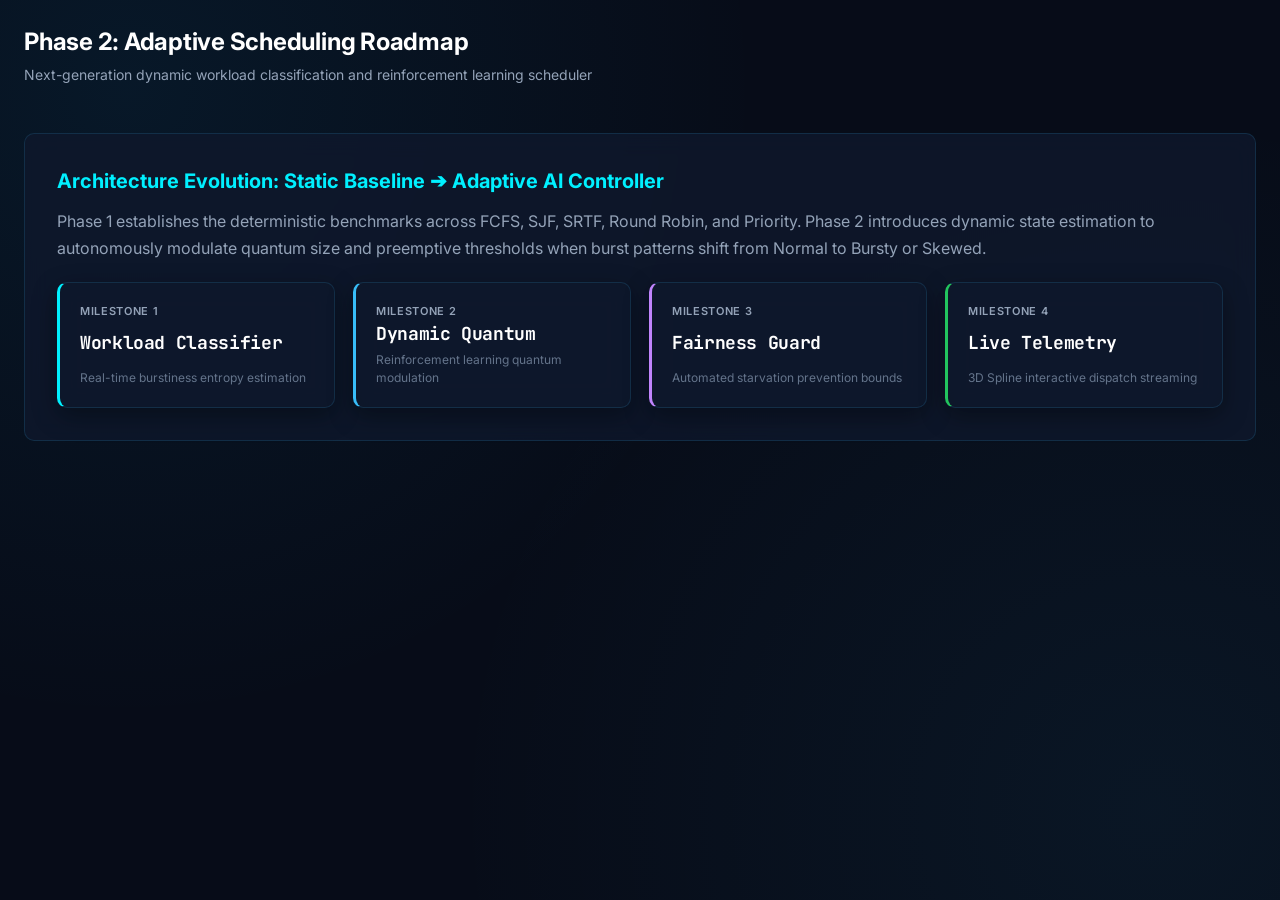
<file: frontend/pages/phase2.html>
<!DOCTYPE html>
<html lang="en">
<head>
  <meta charset="UTF-8">
  <meta name="viewport" content="width=device-width, initial-scale=1.0">
  <title>Phase 2 Roadmap | CPU Scheduling Analyzer</title>
  <link rel="stylesheet" href="../css/style.css">
  <link rel="stylesheet" href="../css/dashboard.css">
  <link rel="stylesheet" href="../css/responsive.css">
  <link href="https://fonts.googleapis.com/css2?family=Inter:wght@400;500;600;700&family=JetBrains+Mono:wght@400;500;600;700&display=swap" rel="stylesheet">
</head>
<body style="padding: 24px; background-color: var(--bg-app);">
  <div class="dashboard-container">
    <div class="view-header">
      <h1 class="view-title">Phase 2: Adaptive Scheduling Roadmap</h1>
      <p class="view-subtitle">Next-generation dynamic workload classification and reinforcement learning scheduler</p>
    </div>

    <div class="comparison-card" style="padding:32px;">
      <h2 style="font-size:20px; color:var(--accent-cyan); margin-bottom:12px;">Architecture Evolution: Static Baseline ➔ Adaptive AI Controller</h2>
      <p style="color:var(--text-secondary); line-height:1.7; margin-bottom:20px;">
        Phase 1 establishes the deterministic benchmarks across FCFS, SJF, SRTF, Round Robin, and Priority. 
        Phase 2 introduces dynamic state estimation to autonomously modulate quantum size and preemptive thresholds 
        when burst patterns shift from Normal to Bursty or Skewed.
      </p>

      <div class="kpi-grid" style="margin-top:20px;">
        <div class="kpi-card" style="border-left: 3px solid var(--accent-cyan);">
          <div class="kpi-label">Milestone 1</div>
          <div class="kpi-main-val" style="font-size:18px;">Workload Classifier</div>
          <div class="kpi-sub">Real-time burstiness entropy estimation</div>
        </div>
        <div class="kpi-card" style="border-left: 3px solid var(--accent-blue);">
          <div class="kpi-label">Milestone 2</div>
          <div class="kpi-main-val" style="font-size:18px;">Dynamic Quantum</div>
          <div class="kpi-sub">Reinforcement learning quantum modulation</div>
        </div>
        <div class="kpi-card" style="border-left: 3px solid var(--accent-purple);">
          <div class="kpi-label">Milestone 3</div>
          <div class="kpi-main-val" style="font-size:18px;">Fairness Guard</div>
          <div class="kpi-sub">Automated starvation prevention bounds</div>
        </div>
        <div class="kpi-card" style="border-left: 3px solid var(--accent-green);">
          <div class="kpi-label">Milestone 4</div>
          <div class="kpi-main-val" style="font-size:18px;">Live Telemetry</div>
          <div class="kpi-sub">3D Spline interactive dispatch streaming</div>
        </div>
      </div>
    </div>
  </div>
</body>
</html>
</file>
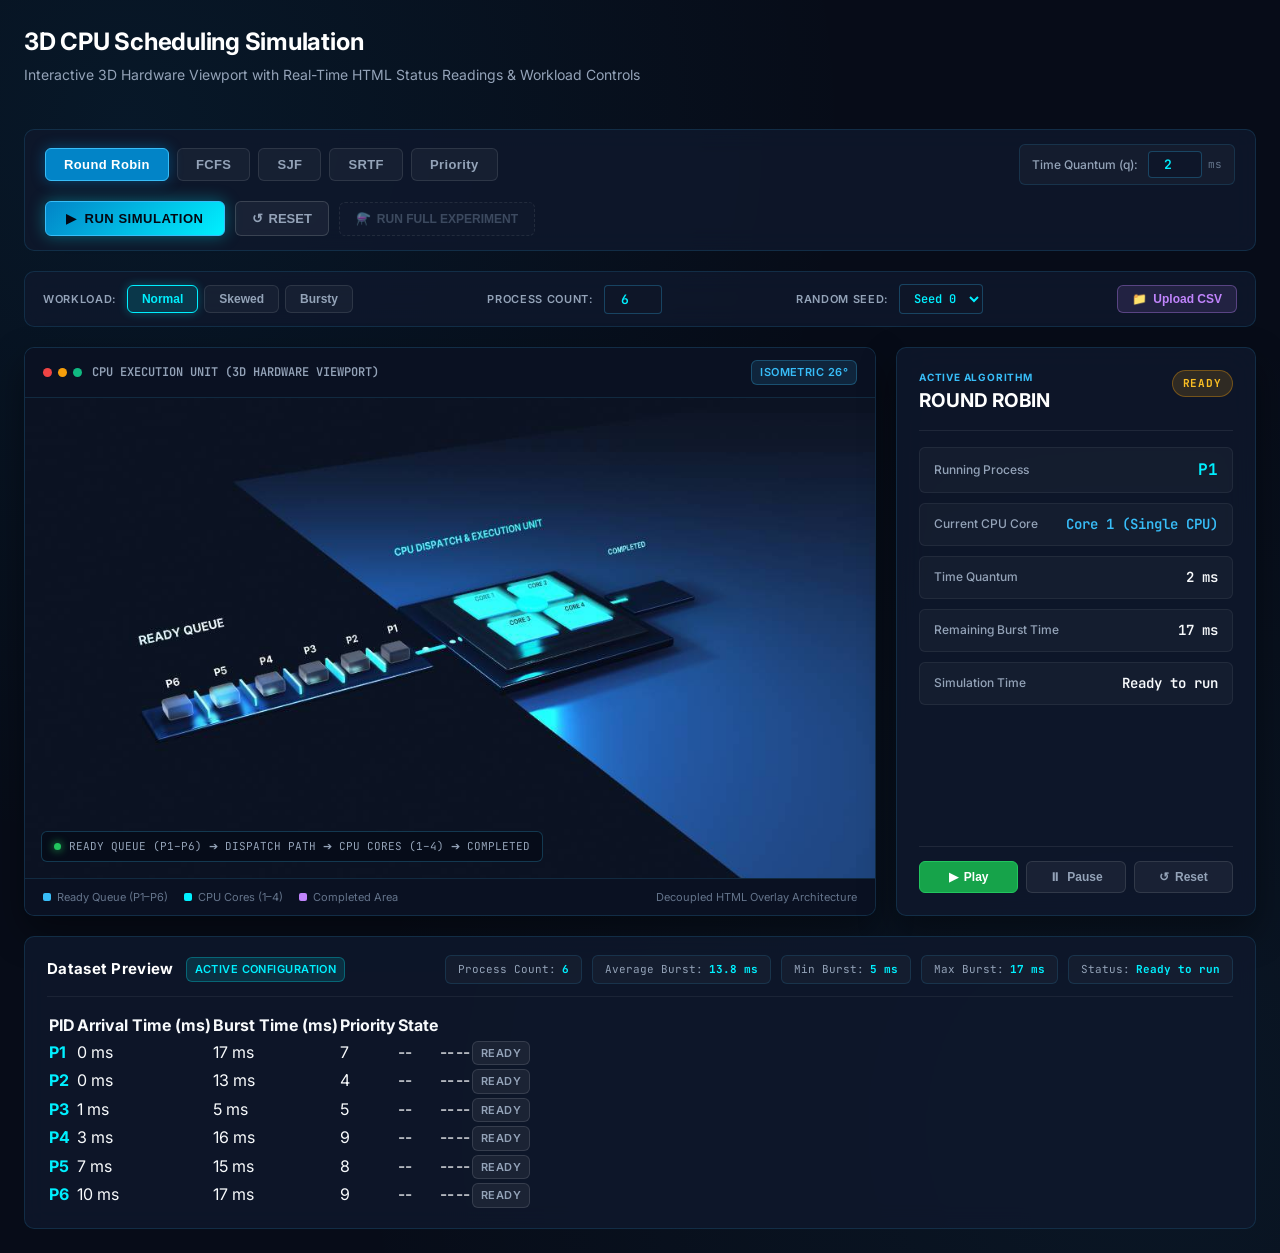
<file: frontend/pages/simulation.html>
<!DOCTYPE html>
<html lang="en">
<head>
  <meta charset="UTF-8">
  <meta name="viewport" content="width=device-width, initial-scale=1.0">
  <title>3D Simulation | CPU Scheduling Analyzer</title>
  <link rel="stylesheet" href="../css/style.css">
  <link rel="stylesheet" href="../css/simulation.css">
  <link rel="stylesheet" href="../css/responsive.css">
  <link href="https://fonts.googleapis.com/css2?family=Inter:wght@400;500;600;700&family=JetBrains+Mono:wght@400;500;600;700&display=swap" rel="stylesheet">
</head>
<body style="padding: 24px; background-color: var(--bg-app);">
  <div class="simulation-layout">
    
    <div class="view-header">
      <h1 class="view-title">3D CPU Scheduling Simulation</h1>
      <p class="view-subtitle">Interactive 3D Hardware Viewport with Real-Time HTML Status Readings & Workload Controls</p>
    </div>

    <!-- 1. Algorithm Selection & Simulation Master Actions Deck -->
    <div class="algo-controls-bar">
      <div class="algo-btn-group">
        <button class="sim-algo-btn active" data-algo="RR">Round Robin</button>
        <button class="sim-algo-btn" data-algo="FCFS">FCFS</button>
        <button class="sim-algo-btn" data-algo="SJF">SJF</button>
        <button class="sim-algo-btn" data-algo="SRTF">SRTF</button>
        <button class="sim-algo-btn" data-algo="PRIORITY">Priority</button>
      </div>

      <!-- Dynamic Round Robin Time Quantum Input -->
      <div class="quantum-control-box" id="quantum-control-container">
        <label class="quantum-label" for="input-time-quantum">Time Quantum (q):</label>
        <div class="quantum-input-wrap">
          <input type="number" id="input-time-quantum" class="quantum-input" min="1" max="20" value="2">
          <span class="quantum-unit">ms</span>
        </div>
      </div>

      <!-- Simulation Action Buttons -->
      <div class="sim-actions-group">
        <button id="btn-run-simulation" class="btn-action-primary" title="Execute simulation for selected algorithm and workload">
          <span>▶</span> RUN SIMULATION
        </button>
        <button id="btn-reset-simulation" class="btn-action-secondary" title="Reset simulation clock and state">
          <span>↺</span> RESET
        </button>
        <button id="btn-run-full-experiment" class="btn-action-disabled" disabled title="Executes 150-scenario benchmark matrix (Backend integration required)">
          <span>⚗️</span> RUN FULL EXPERIMENT
        </button>
      </div>
    </div>

    <!-- 2. Workload Selection & Custom CSV Bar -->
    <div class="workload-controls-bar">
      <div class="control-item-wrap">
        <span class="control-label-text">Workload:</span>
        <div class="workload-pills-group">
          <button class="workload-pill active" data-workload="normal">Normal</button>
          <button class="workload-pill" data-workload="skewed">Skewed</button>
          <button class="workload-pill" data-workload="bursty">Bursty</button>
        </div>
      </div>

      <div class="control-item-wrap">
        <span class="control-label-text">Process Count:</span>
        <input type="number" class="compact-input input-proc-count" min="1" max="25" value="6" title="Number of processes to dispatch">
      </div>

      <div class="control-item-wrap">
        <span class="control-label-text">Random Seed:</span>
        <select class="compact-select select-workload-seed" title="Random seed (0-9)">
          <option value="0" selected>Seed 0</option>
          <option value="1">Seed 1</option>
          <option value="2">Seed 2</option>
          <option value="3">Seed 3</option>
          <option value="4">Seed 4</option>
          <option value="5">Seed 5</option>
          <option value="6">Seed 6</option>
          <option value="7">Seed 7</option>
          <option value="8">Seed 8</option>
          <option value="9">Seed 9</option>
        </select>
      </div>

      <div class="control-item-wrap">
        <button type="button" class="btn-upload-csv btn-upload-csv-trigger" title="Upload custom CSV workload with PID, Arrival_Time, Burst_Time, Priority">
          <span>📁</span> Upload CSV
        </button>
        <input type="file" id="input-custom-csv-file" accept=".csv" style="display:none;">
        <span id="custom-csv-status-badge" style="display:none;"></span>
      </div>
    </div>

    <!-- 3. Main Visualizer Split: 3D Viewport + HTML Status Card -->
    <div class="visualizer-main-grid">
      
      <!-- 3D Spline Viewport Container -->
      <div class="spline-container-card">
        <div class="spline-topbar">
          <div class="spline-window-title">
            <div class="window-dots">
              <span class="dot-red"></span>
              <span class="dot-yellow"></span>
              <span class="dot-green"></span>
            </div>
            <span>CPU Execution Unit (3D Hardware Viewport)</span>
          </div>
          <div style="display:flex; gap:8px;">
            <span class="badge badge-primary">Isometric 26°</span>
          </div>
        </div>

        <!-- 3D Viewport Box -->
        <div class="spline-viewport-box" id="spline-viewport-frame">
          <img 
            id="spline-viewport-preview-img" 
            src="../assets/spline_preview.jpg" 
            alt="Spline 3D CPU Hardware Simulation (Ready Queue, Dispatch Bus, CPU Cores 1–4, Completed Tray)"
            style="width: 100%; height: 100%; object-fit: cover; display: block;"
          >
          <div style="position: absolute; bottom: 16px; left: 16px; background: rgba(7, 12, 24, 0.85); backdrop-filter: blur(8px); border: 1px solid rgba(56, 189, 248, 0.25); border-radius: 6px; padding: 6px 12px; font-family: var(--font-mono); font-size: 11px; color: #94a3b8; display: flex; align-items: center; gap: 8px;">
            <span class="pulse-indicator"></span>
            <span>READY QUEUE (P1–P6) ➔ DISPATCH PATH ➔ CPU CORES (1–4) ➔ COMPLETED</span>
          </div>
        </div>

        <div class="spline-footer-legend">
          <div class="legend-group">
            <div class="legend-pill">
              <span class="legend-swatch swatch-queue"></span>
              <span>Ready Queue (P1–P6)</span>
            </div>
            <div class="legend-pill">
              <span class="legend-swatch swatch-core"></span>
              <span>CPU Cores (1–4)</span>
            </div>
            <div class="legend-pill">
              <span class="legend-swatch swatch-complete"></span>
              <span>Completed Area</span>
            </div>
          </div>
          <div>Decoupled HTML Overlay Architecture</div>
        </div>
      </div>

      <!-- HTML Simulation-Status Panel -->
      <aside class="sim-status-card" id="sim-status-card">
        <div>
          <div class="status-card-header">
            <div class="header-title-block">
              <span class="header-badge-tag">Active Algorithm</span>
              <h2 id="stat-algo-name" class="status-algo-heading">ROUND ROBIN</h2>
            </div>
            <span id="stat-proc-state" class="state-badge badge-running">RUNNING</span>
          </div>

          <!-- Metric Readings List -->
          <div class="status-readings-list">
            <div class="reading-item">
              <span class="reading-key">Running Process</span>
              <span id="stat-proc-id" class="reading-val p-tag">P1</span>
            </div>

            <div class="reading-item">
              <span class="reading-key">Current CPU Core</span>
              <span id="stat-cpu-core" class="reading-val core-tag">Core 1</span>
            </div>

            <div class="reading-item">
              <span class="reading-key">Time Quantum</span>
              <span id="stat-quantum-val" class="reading-val">2 ms</span>
            </div>

            <div class="reading-item">
              <span class="reading-key">Remaining Burst Time</span>
              <span id="stat-remaining-val" class="reading-val">17 ms</span>
            </div>

            <div class="reading-item">
              <span class="reading-key">Simulation Time</span>
              <span id="stat-sim-time" class="reading-val">0.0 ms</span>
            </div>
          </div>
        </div>

        <!-- Playback Controls Bar -->
        <div class="playback-controls-bar">
          <button id="btn-sim-play" class="playback-btn btn-play active" title="Play Simulation">
            <span>▶</span> Play
          </button>
          <button id="btn-sim-pause" class="playback-btn btn-pause" title="Pause Simulation">
            <span>⏸</span> Pause
          </button>
          <button id="btn-sim-reset" class="playback-btn btn-reset" title="Reset Simulation">
            <span>↺</span> Reset
          </button>
        </div>
      </aside>

    </div>

    <!-- 4. Compact Dataset Preview Section -->
    <div class="dataset-preview-card">
      <div class="preview-header-bar">
        <div class="preview-title-group">
          <h3 class="preview-title">Dataset Preview</h3>
          <span class="badge badge-cyan">Active Configuration</span>
        </div>
        <div class="dataset-stats-strip" id="dataset-stats-container">
          <!-- Dynamically populated stats -->
        </div>
      </div>
      <div class="table-responsive">
        <table class="comparison-table">
          <thead>
            <tr>
              <th>PID</th>
              <th>Arrival Time (ms)</th>
              <th>Burst Time (ms)</th>
              <th>Priority</th>
              <th>State</th>
            </tr>
          </thead>
          <tbody id="preview-table-body">
            <!-- Dynamically populated process rows -->
          </tbody>
        </table>
      </div>
    </div>

  </div>

  <script src="../js/workload-data.js"></script>
  <script src="../js/workloads.js"></script>
  <script src="../js/simulation.js"></script>
  <script>
    window.addEventListener('DOMContentLoaded', () => {
      if (window.SimulationController) window.SimulationController.mount();
    });
  </script>
</body>
</html>
</file>
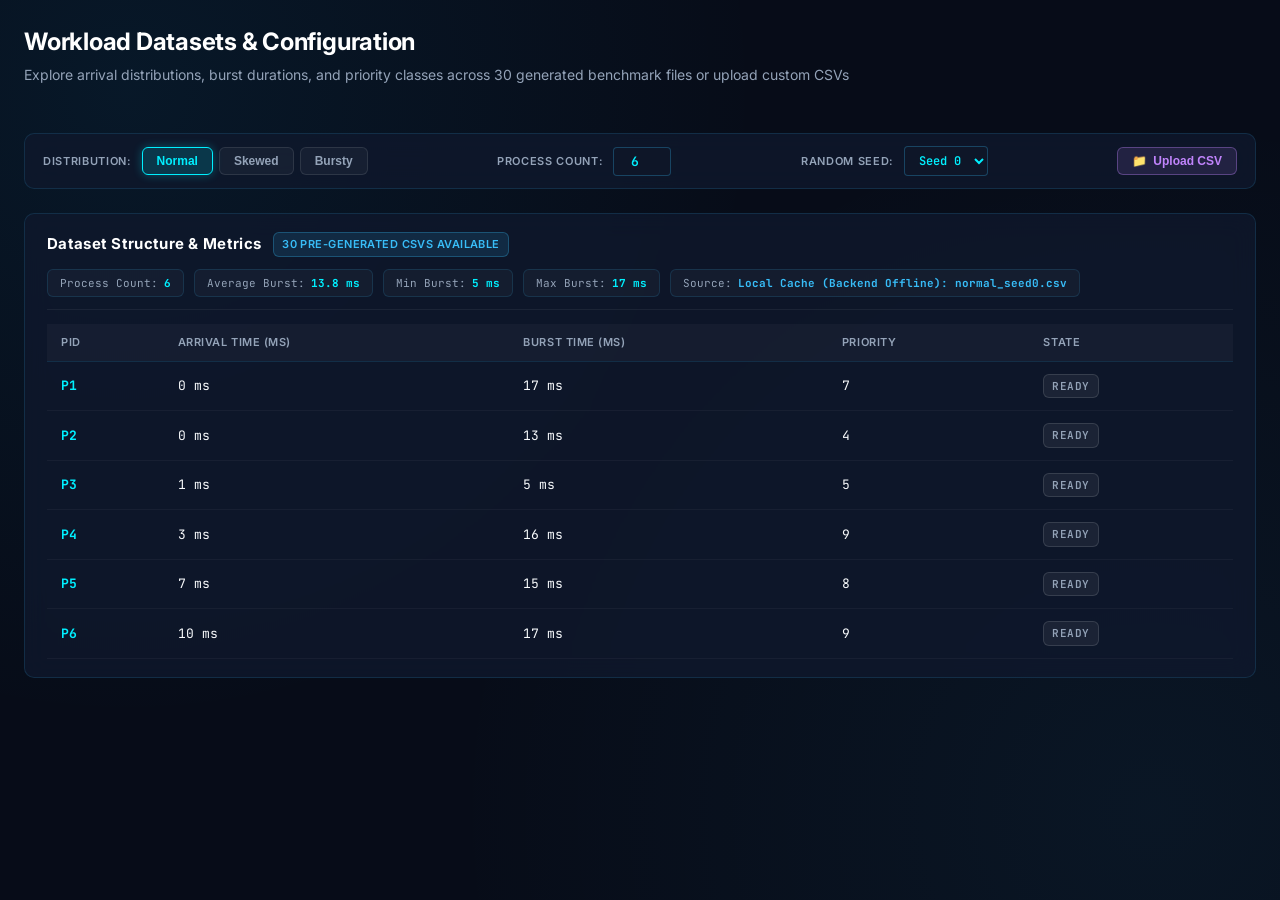
<file: frontend/pages/workloads.html>
<!DOCTYPE html>
<html lang="en">
<head>
  <meta charset="UTF-8">
  <meta name="viewport" content="width=device-width, initial-scale=1.0">
  <title>Workloads | CPU Scheduling Analyzer</title>
  <link rel="stylesheet" href="../css/style.css">
  <link rel="stylesheet" href="../css/dashboard.css">
  <link rel="stylesheet" href="../css/simulation.css">
  <link rel="stylesheet" href="../css/responsive.css">
  <link href="https://fonts.googleapis.com/css2?family=Inter:wght@400;500;600;700&family=JetBrains+Mono:wght@400;500;600;700&display=swap" rel="stylesheet">
</head>
<body style="padding: 24px; background-color: var(--bg-app);">
  <div class="dashboard-container">
    <div class="view-header">
      <h1 class="view-title">Workload Datasets & Configuration</h1>
      <p class="view-subtitle">Explore arrival distributions, burst durations, and priority classes across 30 generated benchmark files or upload custom CSVs</p>
    </div>

    <!-- Workload Controls Deck -->
    <div class="workload-controls-bar">
      <div class="control-item-wrap">
        <span class="control-label-text">Distribution:</span>
        <div class="workload-pills-group">
          <button class="workload-pill active" data-workload="normal">Normal</button>
          <button class="workload-pill" data-workload="skewed">Skewed</button>
          <button class="workload-pill" data-workload="bursty">Bursty</button>
        </div>
      </div>

      <div class="control-item-wrap">
        <span class="control-label-text">Process Count:</span>
        <input type="number" class="compact-input input-proc-count" min="1" max="25" value="6">
      </div>

      <div class="control-item-wrap">
        <span class="control-label-text">Random Seed:</span>
        <select class="compact-select select-workload-seed">
          <option value="0" selected>Seed 0</option>
          <option value="1">Seed 1</option>
          <option value="2">Seed 2</option>
          <option value="3">Seed 3</option>
          <option value="4">Seed 4</option>
          <option value="5">Seed 5</option>
          <option value="6">Seed 6</option>
          <option value="7">Seed 7</option>
          <option value="8">Seed 8</option>
          <option value="9">Seed 9</option>
        </select>
      </div>

      <div class="control-item-wrap">
        <button type="button" class="btn-upload-csv btn-upload-csv-trigger" title="Upload custom CSV workload">
          <span>📁</span> Upload CSV
        </button>
        <input type="file" id="input-custom-csv-file" accept=".csv" style="display:none;">
        <span id="custom-csv-status-badge" style="display:none;"></span>
      </div>
    </div>

    <!-- Dataset Preview Card on Workloads View -->
    <div class="dataset-preview-card">
      <div class="preview-header-bar">
        <div class="preview-title-group">
          <h3 class="preview-title">Dataset Structure & Metrics</h3>
          <span class="badge badge-primary">30 Pre-Generated CSVs Available</span>
        </div>
        <div class="dataset-stats-strip" id="workloads-page-stats-container">
          <!-- Dynamically populated stats -->
        </div>
      </div>
      <div class="table-responsive">
        <table class="comparison-table">
          <thead>
            <tr>
              <th>PID</th>
              <th>Arrival Time (ms)</th>
              <th>Burst Time (ms)</th>
              <th>Priority</th>
              <th>State</th>
            </tr>
          </thead>
          <tbody id="workloads-page-table-body">
            <!-- Dynamically populated process rows -->
          </tbody>
        </table>
      </div>
    </div>
  </div>

  <script src="../js/workload-data.js"></script>
  <script src="../js/workloads.js"></script>
  <script>
    window.addEventListener('DOMContentLoaded', () => {
      if (window.WorkloadsController) window.WorkloadsController.mount();
    });
  </script>
</body>
</html>
</file>
<file: frontend/css/phase2-ui.css>
:root {
  --bg: #070918;
  --panel: rgba(13, 22, 45, .9);
  --panel-2: rgba(19, 29, 57, .82);
  --line: rgba(79, 211, 255, .18);
  --line-strong: rgba(79, 211, 255, .42);
  --text: #f4f6ff;
  --muted: #8a97b6;
  --cyan: #59e8fa;
  --mint: #48f5ba;
  --violet: #a572ff;
  --pink: #ff5ea8;
  --amber: #ffc856;
  --rose: #ff657d;
  --radius: 18px;
  --mono: 'JetBrains Mono', Consolas, monospace;
  --sans: 'Oxanium', 'Segoe UI', system-ui, sans-serif;
}

* { box-sizing: border-box; }
html { min-width: 320px; background: var(--bg); scroll-behavior: smooth; }
body { margin: 0; min-height: 100vh; color: var(--text); font-family: var(--sans); letter-spacing:.015em; background: var(--bg); overflow-x: hidden; }
button, select, input { font: inherit; }
button { color: inherit; }
.ambient { position: fixed; pointer-events: none; z-index: 0; border-radius: 50%; filter: blur(2px); }
.ambient-top { width: 520px; height: 520px; right: -175px; top: -225px; background: radial-gradient(circle at 45% 55%, rgba(125, 75, 255, .34), rgba(91, 55, 192, .12) 55%, transparent 72%); }
.ambient-bottom { width: 430px; height: 430px; left: -250px; bottom: -180px; background: radial-gradient(circle, rgba(63, 213, 240, .18), rgba(255, 70, 180, .09) 52%, transparent 70%); }
.perspective-grid { position: fixed; left: -8%; right: -8%; bottom: -35%; height: 72%; z-index: 0; opacity: .22; transform: perspective(500px) rotateX(61deg); transform-origin: center top; background-image: linear-gradient(rgba(105, 95, 255, .55) 1px, transparent 1px), linear-gradient(90deg, rgba(105, 95, 255, .55) 1px, transparent 1px); background-size: 80px 58px; mask-image: linear-gradient(to bottom, transparent, #000 22%, #000 82%, transparent); }

.app-frame { position: relative; z-index: 1; width: min(1480px, calc(100% - 32px)); margin: 18px auto 80px; }
.glass-panel, .card { background: linear-gradient(145deg, rgba(16, 25, 50, .96), rgba(12, 20, 42, .88)); border: 1px solid var(--line); box-shadow: inset 0 1px 0 rgba(255,255,255,.025), 0 18px 45px rgba(0,0,0,.16); }
.top-nav { min-height: 70px; padding: 10px 16px; border-radius: 17px; display: grid; grid-template-columns: 220px 1fr 220px; align-items: center; position: sticky; top: 10px; z-index: 50; backdrop-filter: blur(18px); }
.brand { color: var(--text); display: inline-flex; align-items: center; gap: 12px; text-decoration: none; width: max-content; }
.brand-mark { width: 40px; height: 40px; display: grid; place-items: center; border-radius: 11px; background: linear-gradient(135deg, var(--cyan), var(--violet)); box-shadow: 0 0 28px rgba(89,232,250,.18); }
.brand-mark svg { width: 27px; fill: none; stroke: #0b1730; stroke-width: 2.2; stroke-linecap: round; }
.brand strong { display: block; font-size: 12px; letter-spacing: .04em; }
.brand small { display: block; margin-top: 2px; color: var(--cyan); font: 500 8px var(--mono); letter-spacing: .16em; }
.view-nav { display: flex; justify-content: center; gap: 24px; }
.nav-pill { min-width: 116px; padding: 11px 20px; border: 1px solid transparent; border-radius: 9px; background: transparent; color: var(--muted); font-size: 11px; cursor: pointer; transition: .2s ease; }
.nav-pill:hover { color: var(--text); background: rgba(255,255,255,.025); }
.nav-pill.active { color: var(--cyan); border-color: rgba(89,232,250,.52); background: rgba(46, 115, 179, .18); box-shadow: inset 0 0 18px rgba(89,232,250,.05); }
.live-pill { justify-self: end; border: 1px solid rgba(72,245,186,.55); border-radius: 999px; padding: 7px 12px; color: var(--mint); font: 600 9px var(--mono); letter-spacing: .08em; }
.live-pill span { display: inline-block; width: 6px; height: 6px; margin-right: 6px; border-radius: 50%; background: var(--mint); box-shadow: 0 0 10px var(--mint); animation: pulse 1.7s infinite; }
.live-pill.offline { color: var(--amber); border-color: rgba(255,200,86,.5); }
.live-pill.offline span { background: var(--amber); box-shadow: 0 0 10px var(--amber); }
@keyframes pulse { 50% { opacity: .35; transform: scale(.8); } }

main { padding: 42px 16px 0; }
.view { display: none; animation: enter .35s ease; }
.view.active { display: block; view-transition-name: active-view; }
@keyframes enter { from { opacity: 0; transform: translateY(8px); } }
@keyframes pageOut { to { opacity:0; transform:translateX(-14px) scale(.992); filter:blur(3px); } }
@keyframes pageIn { from { opacity:0; transform:translateX(18px) scale(.992); filter:blur(3px); } to { opacity:1; transform:none; filter:none; } }
::view-transition-old(active-view){animation:pageOut .18s ease-in both}
::view-transition-new(active-view){animation:pageIn .34s cubic-bezier(.2,.8,.2,1) both}
@keyframes panelReveal { from { opacity:0; transform:translateY(16px) scale(.985); filter:blur(2px); } to { opacity:1; transform:none; filter:none; } }
.view.active :is(.card,.metric-card,.control-bar,.fairness-toolbar,.process-selector){animation:panelReveal .52s cubic-bezier(.16,.8,.24,1) both}
.view.active .metric-strip>:nth-child(1),.view.active .overview-layout>:nth-child(1),.view.active .fairness-comparison-grid>:nth-child(1),.view.active .process-grid>:nth-child(1){animation-delay:.05s}
.view.active .metric-strip>:nth-child(2),.view.active .overview-layout>:nth-child(2),.view.active .fairness-comparison-grid>:nth-child(2),.view.active .process-grid>:nth-child(2){animation-delay:.11s}
.view.active .metric-strip>:nth-child(3),.view.active .fairness-comparison-grid>:nth-child(3),.view.active .process-grid>:nth-child(3){animation-delay:.17s}
.view.active .metric-strip>:nth-child(4),.view.active .fairness-comparison-grid>:nth-child(4),.view.active .process-grid>:nth-child(4){animation-delay:.23s}
.view.active .metric-strip>:nth-child(5){animation-delay:.29s}
.hero-row { display: flex; align-items: flex-start; justify-content: space-between; margin: 0 0 30px; }
h1 { margin: 0 0 8px; font-size: clamp(30px, 3.1vw, 45px); font-weight:700; line-height: 1.06; letter-spacing: -.025em; }
.hero-row p, .card-head p { margin: 0; color: var(--muted); }
.hero-row p { font-size: 13px; max-width: 760px; }
.surface-chip, .interaction-hint, .selector-notes span { border: 1px solid rgba(89,232,250,.35); border-radius: 999px; padding: 7px 12px; color: var(--cyan); background: rgba(5,16,34,.66); font: 500 9px var(--mono); white-space: nowrap; }
.surface-chip { margin-top: 4px; }

.card { border-radius: var(--radius); padding: 20px; min-width: 0; }
.card-head { display: flex; justify-content: space-between; align-items: flex-start; gap: 18px; margin-bottom: 16px; }
.card h2 { font-size: 16px; margin: 0 0 5px; font-weight:600; letter-spacing: .005em; }
.card-head p { font-size: 11px; }
.interaction-hint { color: #acbad5; border-color: rgba(138,151,182,.35); padding: 6px 10px; font-size: 8px; }

.metric-strip { display: grid; gap: 14px; margin-bottom: 24px; }
.metric-strip.three { grid-template-columns: repeat(3, minmax(0, 230px)); }
.metric-strip.five { grid-template-columns: repeat(5, minmax(0, 1fr)); }
.metric-card { min-height: 104px; padding: 16px; border-radius: 15px; background: linear-gradient(145deg, rgba(17,27,54,.96), rgba(12,21,43,.9)); border: 1px solid var(--line); }
.metric-card small { display: block; color: var(--muted); font: 500 8px var(--mono); text-transform: uppercase; letter-spacing: .08em; }
.metric-card strong { display: block; margin: 12px 0 7px; color: var(--cyan); font: 700 25px var(--mono); }
.metric-card.amber strong { color: var(--amber); }.metric-card.pink strong { color: var(--pink); }.metric-card.mint strong { color: var(--mint); }.metric-card.violet strong { color: var(--violet); }
.metric-card span { color: var(--muted); font-size: 9px; }

.overview-layout { display: grid; grid-template-columns: minmax(0, 1fr) 315px; gap: 22px; }
.metric-explorer { min-height: 500px; }
.overview-side { display: grid; gap: 14px; align-content: start; }
.segmented { display: grid; grid-template-columns: repeat(5, 1fr); gap: 8px; margin: 4px 0 20px; }
.segmented button { border: 1px solid transparent; border-radius: 8px; padding: 10px 5px; background: transparent; color: var(--muted); font: 500 9px var(--mono); cursor: pointer; }
.segmented button.active { color: var(--cyan); border-color: rgba(89,232,250,.48); background: rgba(48,110,169,.18); }
.metric-algorithms { display:flex; flex-wrap:wrap; gap:7px; margin:-8px 0 18px; }
.metric-algorithms button { display:flex; align-items:center; gap:6px; padding:6px 9px; border:1px solid rgba(116,137,183,.2); border-radius:999px; color:#71809e; background:rgba(8,16,36,.55); font:8px var(--mono); cursor:pointer; }
.metric-algorithms button i { width:6px; height:6px; border-radius:50%; background:#46526d; }
.metric-algorithms button.active { color:var(--text); border-color:color-mix(in srgb,var(--series-color) 50%,transparent); background:color-mix(in srgb,var(--series-color) 10%,transparent); }
.metric-algorithms button.active i { background:var(--series-color); box-shadow:0 0 9px var(--series-color); }
.chart-stage { min-height: 290px; position: relative; }
.chart-stage svg { width: 100%; height: 100%; min-height: 280px; overflow: visible; }
.axis-label { fill: #71809e; font: 9px var(--mono); }
.grid-line { stroke: rgba(91,117,175,.2); stroke-width: 1; }
.chart-line { fill: none; stroke-width: 3.5; stroke-linecap: round; stroke-linejoin: round; filter: drop-shadow(0 0 5px rgba(89,232,250,.18)); }
.chart-point { cursor: pointer; stroke: #0b1023; stroke-width: 3; }
.chart-tooltip { position: absolute; pointer-events: none; opacity: 0; padding: 10px 12px; border-radius: 10px; background: rgba(11,18,38,.97); border: 1px solid var(--line); box-shadow: 0 12px 30px rgba(0,0,0,.3); font: 10px var(--mono); transform: translate(-50%, -115%); transition: opacity .12s; }
.chart-tooltip.show { opacity: 1; }
.metric-chart-head { display:flex; justify-content:space-between; align-items:flex-end; gap:14px; padding:2px 4px 16px; border-bottom:1px solid rgba(89,232,250,.1); }
.metric-chart-head strong { display:block; font-size:12px; }
.metric-chart-head span,.metric-chart-head small { color:var(--muted); font:8px var(--mono); }
.metric-chart-head span { display:block; margin-top:4px; color:var(--mint); }
.metric-bar-chart { display:grid; gap:12px; padding:20px 4px 4px; }
.metric-bar-row { display:grid; grid-template-columns:82px minmax(0,1fr) 80px; align-items:center; gap:12px; width:100%; padding:4px 0; border:0; color:inherit; background:transparent; cursor:pointer; text-align:left; }
.metric-bar-label { display:flex; align-items:center; gap:6px; font:9px var(--mono); }
.metric-bar-label em { padding:3px 5px; border-radius:999px; color:var(--mint); background:rgba(72,245,186,.1); font:normal 6px var(--mono); text-transform:uppercase; }
.metric-bar-track { height:22px; overflow:hidden; border-radius:6px; background:linear-gradient(90deg,rgba(22,38,72,.72),rgba(16,27,55,.35)); box-shadow:inset 0 0 0 1px rgba(89,232,250,.06); }
.metric-bar-track i { display:block; height:100%; min-width:4px; border-radius:6px; background:linear-gradient(90deg,color-mix(in srgb,var(--bar-color) 45%,#142443),var(--bar-color)); opacity:.78; box-shadow:0 0 14px color-mix(in srgb,var(--bar-color) 35%,transparent); transition:width .35s ease,filter .18s ease; }
.metric-bar-row:hover .metric-bar-track i,.metric-bar-row.best .metric-bar-track i { opacity:1; filter:brightness(1.13); }
.metric-bar-row > strong { color:var(--text); font:600 9px var(--mono); text-align:right; }
.metric-bar-row.best > strong { color:var(--mint); }
.chart-empty { display:grid; place-items:center; min-height:250px; color:var(--muted); font:10px var(--mono); }

.cpu-cube-wrap { display: grid; place-items: center; position: relative; }
.cpu-cube-wrap.compact { min-height: 190px; }.cpu-cube-wrap.large { height: 280px; }
.cpu-cube { width: 150px; height: 135px; position: relative; transform-style: preserve-3d; filter: drop-shadow(0 22px 26px rgba(79,211,255,.16)); animation: float 4.2s ease-in-out infinite; }
.cpu-cube.executing { filter:drop-shadow(0 20px 32px color-mix(in srgb,var(--run-color,var(--cyan)) 38%,transparent)); animation:cpuExecute .75s ease-in-out infinite alternate; }
.cpu-cube.executing .cube-top span { background:var(--run-color,var(--mint)); box-shadow:0 0 24px var(--run-color,var(--mint)); }
@keyframes cpuExecute { from{transform:translateY(-2px) scale(1)} to{transform:translateY(-10px) scale(1.035)} }
@keyframes float { 50% { transform: translateY(-8px); } }
.cube-top { position: absolute; width: 130px; height: 74px; left: 10px; top: 5px; transform: skewY(-30deg) scaleY(.86); background: linear-gradient(135deg, #48d2e5, #2d87a9); border: 1px solid #84f4ff; clip-path: polygon(50% 0,100% 50%,50% 100%,0 50%); }
.cube-top::after { content: ''; position: absolute; inset: 22px 34px; background: #08152e; clip-path: polygon(50% 0,100% 50%,50% 100%,0 50%); }
.cube-top span { position: absolute; width: 15px; height: 15px; border-radius: 50%; background: var(--mint); left: 58px; top: 30px; z-index: 2; box-shadow: 0 0 18px var(--mint); }
.cube-left,.cube-right { position: absolute; width: 65px; height: 76px; top: 58px; }
.cube-left { left: 10px; background: linear-gradient(150deg,#174766,#142443); clip-path: polygon(0 0,100% 43%,100% 100%,0 60%); border-left: 1px solid var(--cyan); }
.cube-right { right: 10px; background: linear-gradient(210deg,#37216a,#22204c); clip-path: polygon(0 43%,100% 0,100% 60%,0 100%); border-right: 1px solid var(--violet); }
.cube-left::after,.cube-right::after { content:''; position:absolute; width:34px; height:42px; top:20px; border-bottom:2px solid var(--pink); }
.cube-left::after { right:7px; border-left:2px solid var(--pink); }.cube-right::after { left:7px; border-right:2px solid var(--pink); }
.balance-card h3, .pinned-card h3, .why-card h3 { margin: 0 0 6px; font-size: 16px; }
.balance-card p, .pinned-card p, .why-card p { color: var(--muted); font-size: 10px; margin: 0; }
.badge-row { display:flex; gap:8px; margin:16px 0; flex-wrap:wrap; }
.mini-badge { padding:6px 10px; border-radius:999px; font:600 8px var(--mono); border:1px solid rgba(72,245,186,.4); color:var(--mint); }
.mini-badge.danger { color:var(--pink); border-color:rgba(255,94,168,.45); }
.decision-order { font: 600 11px var(--mono); margin: 12px 0; }
.audit-note { color: var(--cyan); font: 9px var(--mono); }
.event-stream { display:grid; gap:13px; }.event-row { display:grid; grid-template-columns:9px 43px 1fr; align-items:center; gap:8px; font:9px var(--mono); }.event-dot { width:6px;height:6px;border-radius:50%;background:var(--cyan);box-shadow:0 0 8px currentColor; }.event-row:nth-child(2) .event-dot{background:var(--pink)}.event-row:nth-child(3) .event-dot{background:var(--mint)}.event-row time{color:var(--muted)}

.control-bar { border-radius: 15px; padding: 14px; display: grid; grid-template-columns: repeat(6, minmax(92px, 1fr)) 170px; gap: 12px; margin-bottom: 24px; }
.control-bar label { color: var(--muted); font: 500 8px var(--mono); text-transform: uppercase; }
.control-bar select,.control-bar input,.control-bar output { display:block; width:100%; margin-top:7px; padding:10px 12px; border:1px solid rgba(79,211,255,.2); border-radius:8px; color:var(--text); background:#13203f; outline:none; font:10px var(--mono); }
.run-button { align-self:end; height:38px; border:0; border-radius:9px; color:#081020; font:700 10px var(--sans); cursor:pointer; background:linear-gradient(90deg,var(--cyan),var(--violet)); box-shadow:0 10px 25px rgba(133,90,255,.2); }
.role-explainer { display:grid; grid-template-columns:1fr auto 1fr; align-items:center; gap:18px; margin-bottom:14px; padding:16px 20px; border-radius:15px; }
.role-explainer div { display:grid; grid-template-columns:auto 1fr; gap:5px 12px; align-items:center; }
.role-explainer strong { color:var(--cyan); font-size:13px; }
.role-explainer span { justify-self:start; padding:4px 8px; border-radius:999px; border:1px solid rgba(89,232,250,.25); color:var(--muted); font:8px var(--mono); text-transform:uppercase; }
.role-explainer p { grid-column:1/-1; margin:0; color:var(--muted); font-size:10px; }
.role-explainer i { color:var(--violet); font-style:normal; font-size:22px; }
.algorithm-picker { grid-column:1/-1 !important; inline-size:100%; min-inline-size:0; box-sizing:border-box; display:flex; align-items:center; flex-wrap:wrap; gap:8px; margin:0; padding:10px 12px; border:1px solid rgba(89,232,250,.16); border-radius:11px; }
.algorithm-picker-title { flex:1 0 100%; display:flex; align-items:center; gap:12px; margin-bottom:2px; }
.algorithm-picker-title strong { color:var(--text); font:600 10px var(--mono); }
.algorithm-picker-title span { color:var(--muted); font:8px var(--mono); }
.algorithm-picker label { display:flex; align-items:center; gap:7px; padding:8px 11px; border:1px solid rgba(89,232,250,.14); border-radius:8px; background:rgba(19,32,63,.7); cursor:pointer; }
.algorithm-picker label:has(input:checked) { color:var(--cyan); border-color:rgba(89,232,250,.45); background:rgba(48,110,169,.2); }
.algorithm-picker label.hnwf-choice:has(input:checked) { color:var(--mint); border-color:rgba(72,245,186,.5); }
.algorithm-picker input { width:auto; margin:0; padding:0; accent-color:var(--cyan); }
.algorithm-picker small { color:var(--muted); font-size:7px; text-transform:none; }
.supervisor-toggle { grid-column:1/-1; display:flex; align-items:center; gap:12px; padding:11px 13px; border:1px solid rgba(72,245,186,.24); border-radius:11px; background:rgba(72,245,186,.055); }
.supervisor-toggle>label { cursor:pointer; }
.supervisor-toggle input { position:absolute; opacity:0; pointer-events:none; }
.supervisor-toggle label span { display:block; width:42px; height:23px; padding:3px; border-radius:999px; background:#243454; box-shadow:inset 0 0 0 1px rgba(138,151,182,.3); transition:.2s; }
.supervisor-toggle label span::after { content:''; display:block; width:17px; height:17px; border-radius:50%; background:var(--muted); transition:.2s; }
.supervisor-toggle input:checked+span { background:rgba(72,245,186,.2); box-shadow:inset 0 0 0 1px rgba(72,245,186,.55),0 0 15px rgba(72,245,186,.08); }
.supervisor-toggle input:checked+span::after { transform:translateX(19px); background:var(--mint); box-shadow:0 0 9px var(--mint); }
.supervisor-toggle input:focus-visible+span { outline:2px solid var(--cyan); outline-offset:2px; }
.supervisor-toggle div { display:grid; gap:3px; }.supervisor-toggle strong{font-size:10px}.supervisor-toggle small{color:var(--muted);font:8px var(--mono)}
.comparison-card { margin-bottom:22px; }
.comparison-summary { display:flex; flex-wrap:wrap; gap:9px; margin:8px 0 14px; }
.comparison-summary span { padding:8px 10px; border:1px solid rgba(89,232,250,.16); border-radius:8px; color:var(--muted); font:9px var(--mono); background:rgba(19,32,63,.55); }
.comparison-summary strong { color:var(--cyan); }
.comparison-table { width:100%; border-collapse:separate; border-spacing:0 4px; font:9px var(--mono); }
.comparison-table tr.active td { background:rgba(89,232,250,.12); }
.comparison-table td.best { color:var(--mint); font-weight:700; }
.inspect-policy { padding:6px 10px; border:1px solid rgba(89,232,250,.3); border-radius:7px; color:var(--cyan); background:transparent; font:8px var(--mono); cursor:pointer; }
.policy-tag { display:inline-block; margin-left:7px; padding:3px 5px; border-radius:999px; font-size:7px; }
.policy-tag.supervised { color:var(--mint); background:rgba(72,245,186,.1); }
.policy-tag.base { color:var(--muted); background:rgba(138,151,182,.1); }
.comparison-note { margin:12px 0 0; color:var(--muted); font-size:10px; }
.comparison-note strong { color:var(--mint); }
.simulation-grid { display:grid; grid-template-columns: 1.15fr .85fr; gap:22px; margin-bottom:22px; }
.cpu-theater,.process-editor { min-height:430px; }.theater-stage { position:relative; min-height:330px; }.live-clock {color:var(--cyan);border:1px solid rgba(89,232,250,.48);border-radius:999px;padding:6px 10px;font:600 8px var(--mono)}
.process-orb { position:absolute; min-width:112px; padding:10px 13px; border:1px solid rgba(89,232,250,.18); border-radius:13px; background:linear-gradient(135deg,rgba(20,31,60,.98),rgba(12,19,39,.95)); cursor:pointer; box-shadow:0 7px 20px rgba(0,0,0,.24); }
.process-orb:hover,.process-orb.active { border-color:var(--cyan); transform:translateY(-2px); }.process-orb strong{font:700 13px var(--mono)}.process-orb small{display:block;color:var(--muted);font:7px var(--mono);margin-top:3px}.process-orb i{position:absolute;right:10px;top:14px;width:7px;height:7px;border-radius:50%;background:var(--orb-color,var(--cyan));box-shadow:0 0 10px var(--orb-color,var(--cyan))}
.process-orb.running { border-color:var(--orb-color); background:linear-gradient(135deg,color-mix(in srgb,var(--orb-color) 16%,#14203d),rgba(10,18,38,.98)); box-shadow:0 0 24px color-mix(in srgb,var(--orb-color) 28%,transparent); transform:translateY(-5px) scale(1.04); }
.process-orb.running small { color:var(--orb-color); }.process-orb.complete{opacity:.38}.process-orb.future{opacity:.2;filter:saturate(.25)}
.process-orb:nth-child(1){left:4%;top:12%}.process-orb:nth-child(2){right:4%;top:12%}.process-orb:nth-child(3){left:4%;bottom:12%}.process-orb:nth-child(4){right:4%;bottom:12%}.process-orb:nth-child(5){left:39%;bottom:0}.process-orb:nth-child(n+6){display:none}
.table-wrap{overflow:auto}.process-editor table{width:100%;border-collapse:separate;border-spacing:0 4px;font:9px var(--mono)}th{color:var(--muted);font-weight:500;text-align:left;padding:9px}td{padding:11px 9px;background:rgba(22,34,68,.42)}tbody tr{cursor:pointer}tbody tr:hover td,tbody tr.active td{background:rgba(116,75,188,.28);border-top:1px solid rgba(165,114,255,.45);border-bottom:1px solid rgba(165,114,255,.45)}tbody tr td:first-child{border-radius:8px 0 0 8px}tbody tr td:last-child{border-radius:0 8px 8px 0}
.playback-panel { display:grid; grid-template-columns:auto minmax(140px,1fr) 76px; align-items:end; gap:12px; margin-top:-22px; padding:12px; border:1px solid rgba(89,232,250,.11); border-radius:12px; background:rgba(7,15,34,.72); }
.playback-buttons { display:flex; gap:6px; }.playback-buttons button { height:32px; min-width:34px; padding:0 10px; border:1px solid rgba(89,232,250,.22); border-radius:7px; color:var(--cyan); background:#111f3d; font:600 9px var(--mono); cursor:pointer; }.playback-buttons .playback-primary{min-width:72px;color:#071120;border:0;background:linear-gradient(90deg,var(--cyan),var(--violet))}
.playback-scrubber,.playback-speed { color:var(--muted); font:7px var(--mono); text-transform:uppercase; }.playback-scrubber span{display:block;margin-bottom:7px}.playback-scrubber input{width:100%;height:4px;accent-color:var(--cyan)}.playback-speed select{display:block;width:100%;margin-top:5px;padding:7px;border:1px solid rgba(89,232,250,.2);border-radius:7px;color:var(--text);background:#13203f;font:8px var(--mono)}
.decision-readout { display:grid; grid-template-columns:auto 1fr auto; align-items:center; gap:9px; margin-top:8px; min-height:34px; padding:8px 12px; border-radius:9px; background:rgba(19,32,63,.55); }.decision-readout span,.decision-readout small{color:var(--muted);font:8px var(--mono)}.decision-readout strong{font:600 10px var(--mono);color:var(--text)}.decision-readout small{color:var(--cyan);text-transform:uppercase}
#process-editor-body tr.running td { background:rgba(89,232,250,.14); border-color:rgba(89,232,250,.55); }
.os-interface-explainer { grid-template-columns:1fr auto 1fr auto 1fr; }
.os-interface-explainer div { grid-template-columns:1fr; text-align:center; }
.os-interface-explainer span { justify-self:center; border:0; padding:0; text-transform:none; }
.os-flow-card { margin-bottom:22px; min-height:0; overflow:hidden; }
.os-flow-stage { position:relative; display:grid; grid-template-columns:minmax(220px,1fr) 76px minmax(220px,1fr) 76px minmax(220px,1fr); align-items:stretch; gap:0; min-height:320px; margin:12px 0 14px; padding:22px; border:1px solid rgba(89,232,250,.12); border-radius:16px; background:radial-gradient(circle at 50% 48%,rgba(165,114,255,.12),transparent 28%),linear-gradient(rgba(89,232,250,.035) 1px,transparent 1px),linear-gradient(90deg,rgba(89,232,250,.035) 1px,transparent 1px),rgba(6,13,30,.72); background-size:auto,28px 28px,28px 28px,auto; overflow:hidden; }
.flow-zone { position:relative; z-index:2; display:flex; flex-direction:column; align-items:center; min-width:0; padding:22px 17px; border:1px solid rgba(89,232,250,.16); border-radius:15px; background:linear-gradient(155deg,rgba(21,35,69,.93),rgba(9,17,36,.92)); box-shadow:0 14px 34px rgba(0,0,0,.2); }
.flow-zone>small { color:var(--cyan); font:700 8px var(--mono); letter-spacing:.14em; }
.flow-zone h3 { margin:7px 0 4px; font-size:17px; }.flow-zone>p{margin:0 0 15px;color:var(--muted);font-size:9px;text-align:center}
.software-zone { align-items:stretch; }.software-zone>small,.software-zone>h3,.software-zone>p{text-align:left}
.os-ready-queue { display:grid; grid-template-columns:1fr 1fr; gap:7px; max-height:205px; overflow:auto; }
.queue-process { position:relative; display:grid; grid-template-columns:1fr auto; gap:3px 7px; padding:9px 10px; border:1px solid rgba(89,232,250,.14); border-left:3px solid var(--process-color); border-radius:9px; color:var(--text); background:#111f3d; text-align:left; cursor:pointer; transition:.18s ease; }
.queue-process strong { font:700 10px var(--mono); }.queue-process span,.queue-process small{color:var(--muted);font:7px var(--mono)}.queue-process small{grid-column:2;grid-row:1;color:var(--cyan)}
.queue-process:hover,.queue-process.active { border-color:var(--process-color); transform:translateY(-2px); }.queue-process.running{background:color-mix(in srgb,var(--process-color) 17%,#111f3d);box-shadow:0 0 18px color-mix(in srgb,var(--process-color) 22%,transparent)}.queue-process.complete{opacity:.35}.queue-process.future{opacity:.18;filter:saturate(.2)}
.flow-link { position:relative; z-index:1; display:grid; place-items:center; color:var(--muted); font:7px var(--mono); text-transform:uppercase; }
.flow-link i { position:absolute; left:8px; right:8px; top:52%; height:2px; background:repeating-linear-gradient(90deg,var(--cyan) 0 7px,transparent 7px 13px); animation:flowSignal .8s linear infinite; opacity:.62; }
.flow-link i::after { content:''; position:absolute; right:-2px; top:-4px; width:8px; height:8px; border-top:2px solid var(--cyan); border-right:2px solid var(--cyan); transform:rotate(45deg); }
.flow-link span { align-self:start; margin-top:42px; padding:3px 6px; border-radius:999px; background:#091329; }
@keyframes flowSignal { to { background-position:13px 0; } }
.os-zone { border-color:rgba(165,114,255,.3); background:radial-gradient(circle at 50% 55%,rgba(165,114,255,.13),transparent 45%),linear-gradient(155deg,rgba(24,34,70,.96),rgba(10,17,38,.94)); }
.os-kernel-ring { display:flex; flex-direction:column; align-items:center; justify-content:center; width:174px; height:174px; margin-top:11px; border:1px solid var(--violet); border-radius:50%; background:radial-gradient(circle,rgba(89,232,250,.1) 0 7%,transparent 8% 43%,rgba(165,114,255,.1) 44% 45%,transparent 46%),rgba(8,17,38,.9); box-shadow:inset 0 0 30px rgba(165,114,255,.1),0 0 28px rgba(165,114,255,.12); }
.os-kernel-ring::before { content:''; position:absolute; width:136px; height:136px; border:1px dashed rgba(89,232,250,.35); border-radius:50%; animation:kernelSpin 8s linear infinite; }
@keyframes kernelSpin { to { transform:rotate(360deg); } }
.os-kernel-ring span,.os-kernel-ring em { z-index:1; color:var(--muted); font:7px var(--mono); font-style:normal; }.os-kernel-ring strong{z-index:1;margin:9px 0;color:var(--cyan);font:700 12px var(--mono)}.os-kernel-ring em{padding:5px 7px;border-radius:999px;color:var(--mint);background:rgba(72,245,186,.09)}.os-kernel-ring em.override{color:var(--amber);background:rgba(255,196,88,.1)}
.hardware-zone { justify-content:flex-start; }
.hardware-core { position:relative; display:flex; flex-direction:column; align-items:center; justify-content:center; width:154px; height:154px; margin-top:22px; border:2px solid rgba(89,232,250,.45); border-radius:24px; background:linear-gradient(135deg,rgba(89,232,250,.1),rgba(165,114,255,.14)),repeating-linear-gradient(0deg,transparent 0 15px,rgba(89,232,250,.06) 16px); box-shadow:inset 0 0 30px rgba(89,232,250,.08),0 18px 28px rgba(0,0,0,.25); }
.hardware-core::before,.hardware-core::after{content:'';position:absolute;inset:-9px 18px;border-top:4px dotted rgba(89,232,250,.45);border-bottom:4px dotted rgba(89,232,250,.45)}.hardware-core::after{inset:18px -9px;border:0;border-left:4px dotted rgba(165,114,255,.5);border-right:4px dotted rgba(165,114,255,.5)}
.hardware-core span{color:var(--muted);font:7px var(--mono);letter-spacing:.12em}.hardware-core strong{margin:10px 0;color:var(--cyan);font:800 25px var(--mono)}.hardware-core em{color:var(--muted);font:8px var(--mono);font-style:normal}.hardware-core.awaiting{border-color:rgba(165,114,255,.65);box-shadow:inset 0 0 28px rgba(165,114,255,.1),0 0 20px rgba(165,114,255,.08)}.hardware-core.running{border-color:var(--mint);box-shadow:inset 0 0 34px rgba(72,245,186,.14),0 0 32px rgba(72,245,186,.16);animation:corePulse 1s ease-in-out infinite}.hardware-core.running strong{color:var(--mint)}
@keyframes corePulse{50%{transform:scale(1.025);filter:brightness(1.13)}}
.os-process-packet { position:absolute; z-index:6; left:8%; top:51%; width:54px; height:54px; display:grid; place-items:center; border:2px solid var(--process-color,var(--cyan)); border-radius:14px; color:#071120; background:var(--process-color,var(--cyan)); box-shadow:0 0 24px color-mix(in srgb,var(--process-color,var(--cyan)) 55%,transparent); opacity:0; transform:translate3d(-50%,-50%,0); transition:opacity .16s ease,filter .18s ease,scale .18s ease; will-change:left,opacity,transform; pointer-events:none; }
.os-process-packet.moving { filter:brightness(1.03); }.os-process-packet.evaluating{scale:1.13;filter:brightness(1.22);box-shadow:0 0 34px color-mix(in srgb,var(--process-color,var(--cyan)) 72%,transparent)}.os-process-packet.executing{scale:.9;filter:brightness(1.1)}.os-process-packet strong{font:900 11px var(--mono)}.os-process-packet small{margin-top:-15px;color:#071120;font:700 6px var(--mono);text-transform:uppercase}
.algorithm-behavior { display:grid; grid-template-columns:auto 1fr; gap:12px; align-items:center; margin-bottom:14px; padding:11px 13px; border:1px solid rgba(165,114,255,.2); border-radius:11px; background:rgba(165,114,255,.055); }
.algorithm-behavior span{padding:6px 8px;border-radius:999px;color:var(--violet);background:rgba(165,114,255,.1);font:700 7px var(--mono);white-space:nowrap}.algorithm-behavior p{margin:0;color:#b5c2d8;font-size:10px;line-height:1.45}
.simulation-support-grid { margin-bottom:22px; }.simulation-support-grid .process-editor{min-height:0}.simulation-support-grid .table-wrap{max-height:310px}

/* Circular process lifecycle: one process loops through OS states. */
.os-flow-stage { display:grid; grid-template-columns:1fr; grid-template-rows:1fr; place-items:center; min-height:570px; padding:18px; background:radial-gradient(circle at 50% 50%,rgba(165,114,255,.13),transparent 31%),linear-gradient(rgba(89,232,250,.025) 1px,transparent 1px),linear-gradient(90deg,rgba(89,232,250,.025) 1px,transparent 1px),rgba(6,13,30,.72); background-size:auto,32px 32px,32px 32px,auto; }
.cycle-orbit { position:relative; grid-column:1/-1; justify-self:center; width:min(520px,calc(100vw - 110px)); aspect-ratio:1; }
.cycle-ring { position:absolute; inset:12%; border:2px solid rgba(89,232,250,.35); border-radius:50%; box-shadow:inset 0 0 42px rgba(89,232,250,.04),0 0 42px rgba(165,114,255,.07); }
.cycle-ring::before { content:''; position:absolute; inset:-8px; border-radius:50%; border:2px dashed rgba(165,114,255,.42); animation:cycleRingSpin 18s linear infinite; }
.cycle-ring::after { content:''; position:absolute; inset:11%; border-radius:50%; border:1px solid rgba(89,232,250,.11); }
.cycle-ring i { position:absolute; width:0; height:0; border-top:7px solid transparent; border-bottom:7px solid transparent; border-left:11px solid var(--cyan); filter:drop-shadow(0 0 5px rgba(89,232,250,.65)); }
.cycle-ring i:nth-child(1){left:50%;top:-7px;transform:translateX(-50%) rotate(90deg)}.cycle-ring i:nth-child(2){right:-7px;top:50%;transform:translateY(-50%) rotate(180deg)}.cycle-ring i:nth-child(3){left:50%;bottom:-7px;transform:translateX(-50%) rotate(-90deg)}.cycle-ring i:nth-child(4){left:-7px;top:50%}
@keyframes cycleRingSpin { to { transform:rotate(360deg); } }
.cycle-node { position:absolute; z-index:3; width:132px; min-height:68px; display:grid; grid-template-columns:25px 1fr; align-content:center; gap:3px 8px; padding:10px 12px; border:1px solid rgba(89,232,250,.2); border-radius:14px; background:linear-gradient(145deg,rgba(20,35,69,.97),rgba(9,18,39,.96)); box-shadow:0 12px 28px rgba(0,0,0,.27); transform:translate(-50%,-50%); transition:border-color .22s ease,box-shadow .22s ease,filter .22s ease,scale .22s ease; }
.cycle-node>span { grid-row:1/3; align-self:center; display:grid; place-items:center; width:24px; height:24px; border-radius:50%; color:var(--muted); background:rgba(89,232,250,.08); font:700 8px var(--mono); }.cycle-node>strong{font-size:11px}.cycle-node>small,.cycle-node>em{color:var(--muted);font:7px var(--mono);font-style:normal}.cycle-node b{color:var(--cyan);font-weight:700}
.cycle-node.ready{left:12%;top:50%}.cycle-node.scheduler{left:50%;top:12%}.cycle-node.cpu{left:88%;top:50%}.cycle-node.return{left:50%;top:88%}
.cycle-node.active { z-index:5; border-color:var(--mint); box-shadow:0 0 0 4px rgba(72,245,186,.06),0 0 28px rgba(72,245,186,.22); filter:brightness(1.16); scale:1.06; }.cycle-node.active>span{color:#071120;background:var(--mint);box-shadow:0 0 12px rgba(72,245,186,.6)}.cycle-node.executing b{color:var(--mint)}
.cycle-decision { position:absolute; z-index:2; left:50%; top:50%; width:190px; height:190px; display:flex; flex-direction:column; align-items:center; justify-content:center; border:1px solid rgba(165,114,255,.6); border-radius:50%; background:radial-gradient(circle,rgba(17,31,64,.98),rgba(8,17,38,.96)); box-shadow:inset 0 0 32px rgba(165,114,255,.12),0 0 38px rgba(165,114,255,.13); transform:translate(-50%,-50%); }
.cycle-decision::before { content:''; position:absolute; inset:12px; border:1px dashed rgba(89,232,250,.28); border-radius:50%; animation:cycleRingSpin 12s linear infinite reverse; }.cycle-decision>*{position:relative;z-index:1}.cycle-decision>small,.cycle-decision>span,.cycle-decision>em{color:var(--muted);font:7px var(--mono);font-style:normal}.cycle-decision>span{margin-top:9px}.cycle-decision>strong{margin:9px 0;color:var(--cyan);font:800 13px var(--mono)}.cycle-decision>em{padding:5px 8px;border-radius:999px;color:var(--mint);background:rgba(72,245,186,.09)}.cycle-decision>em.override{color:var(--amber);background:rgba(255,196,88,.1)}
.os-process-packet.process-star { position:absolute; z-index:4; left:23%; top:50%; width:42px; height:42px; display:grid; place-items:center; border:0; border-radius:50%; color:var(--text); background:transparent; box-shadow:none; opacity:0; transform:translate3d(-50%,-50%,0); transition:opacity .15s ease; scale:1; filter:none; will-change:left,top,transform; pointer-events:none; }
.process-star::before { content:''; position:absolute; z-index:0; width:34px; height:34px; border-radius:50%; background:radial-gradient(circle,color-mix(in srgb,var(--process-color,var(--cyan)) 52%,transparent) 0,transparent 70%); filter:blur(5px); animation:processStarAura 1.8s ease-in-out infinite; }
.process-star::after { content:none; }
.process-star i { position:absolute; inset:0; z-index:1; display:grid; place-items:center; color:var(--process-color,var(--cyan)); font:38px/1 "Segoe UI Symbol",sans-serif; font-style:normal; text-shadow:0 0 7px color-mix(in srgb,var(--process-color,var(--cyan)) 98%,transparent),0 0 18px color-mix(in srgb,var(--process-color,var(--cyan)) 62%,transparent); animation:processStarTurn 5s linear infinite; }
@keyframes processStarAura{0%,100%{opacity:.55;transform:scale(.92)}50%{opacity:.9;transform:scale(1.12)}}
@keyframes processStarTurn { 50% { transform:rotate(180deg) scale(1.1); } to { transform:rotate(360deg); } }
.timeline-card{min-height:235px}.timeline{min-height:72px;border-radius:10px;padding:8px;background:linear-gradient(180deg,rgba(8,16,37,.9),rgba(14,25,51,.74));border:1px solid rgba(89,232,250,.1);overflow:hidden}.timeline-track{display:flex;position:relative;height:54px;overflow:visible;border-radius:7px;background:#091226}.timeline-slice{min-width:2px;height:54px;padding:0;border:0;border-right:1px solid rgba(6,12,27,.7);background:color-mix(in srgb,var(--slice-color) 26%,#13203d);color:var(--text);cursor:pointer;position:relative;opacity:.42;transition:opacity .15s,filter .15s,transform .15s}.timeline-slice span{display:block;overflow:hidden;color:#dce7ff;font:600 7px/54px var(--mono);white-space:nowrap}.timeline-slice:hover{z-index:3;opacity:1;filter:brightness(1.35);transform:scaleY(1.08)}.timeline-slice.elapsed{opacity:.72}.timeline-slice.running{z-index:2;opacity:1;background:var(--slice-color);box-shadow:0 0 18px color-mix(in srgb,var(--slice-color) 55%,transparent);transform:scaleY(1.1)}.timeline-slice.guard{box-shadow:inset 0 3px 0 var(--pink)}.timeline-playhead{position:absolute;z-index:5;top:-7px;bottom:-7px;width:2px;background:var(--mint);box-shadow:0 0 12px var(--mint);pointer-events:none;will-change:left}.timeline-playhead::before{content:'';position:absolute;left:-4px;top:-1px;width:10px;height:10px;border-radius:50%;background:var(--mint);box-shadow:0 0 10px var(--mint)}.timeline-axis{display:flex;justify-content:space-between;color:var(--muted);font:8px var(--mono);margin-top:8px}.timeline-explanation{display:grid;grid-template-columns:auto minmax(180px,.55fr) 1fr;gap:12px;align-items:center;margin-top:12px;padding:12px 14px;border:1px solid rgba(89,232,250,.12);border-radius:10px;background:rgba(16,29,57,.64)}.timeline-explanation span{color:var(--cyan);font:700 8px var(--mono);white-space:nowrap}.timeline-explanation strong{font-size:10px}.timeline-explanation p{margin:0;color:var(--muted);font-size:9px;line-height:1.45}

.fairness-toolbar{display:grid;grid-template-columns:minmax(220px,.75fr) auto 1fr;gap:24px;align-items:end;margin-bottom:20px;padding:16px 20px}.fairness-toolbar label{display:block;margin-bottom:7px;color:var(--muted);font:8px var(--mono);letter-spacing:.08em;text-transform:uppercase}.fairness-toolbar select{width:100%;padding:11px 36px 11px 12px;border:1px solid rgba(89,232,250,.28);border-radius:9px;color:var(--text);background:#142243;font:600 10px var(--mono)}.fairness-toolbar p{justify-self:end;margin:0;color:var(--muted);font-size:10px}.comparison-legend{display:flex;gap:16px;align-items:center;padding-bottom:11px}.comparison-legend span{display:flex;gap:7px;align-items:center;color:var(--muted);font:8px var(--mono);white-space:nowrap}.comparison-legend i{display:block;width:10px;height:10px;border-radius:3px}.comparison-legend i.base{background:var(--cyan)}.comparison-legend i.supervised{background:var(--violet)}
.fairness-comparison-grid{display:grid;grid-template-columns:1fr 1fr;gap:22px}.comparison-chart-card{min-height:390px}.ml-chart-card{min-height:330px}.pair-detail-card{min-height:330px}.paired-column-chart,.ml-column-chart{height:290px;padding:8px 8px 0}.column-plot{display:grid;grid-template-columns:repeat(5,minmax(74px,1fr));gap:14px;height:100%;padding:28px 10px 0;border-bottom:1px solid rgba(89,232,250,.16);background:repeating-linear-gradient(to top,transparent 0,transparent 24.7%,rgba(89,232,250,.08) 25%,transparent 25.3%)}.column-group{display:grid;grid-template-rows:1fr auto;min-width:0;border:0;background:none;color:inherit;cursor:pointer}.column-group:focus-visible{outline:2px solid var(--cyan);outline-offset:4px;border-radius:8px}.column-group.selected .column-label{color:var(--cyan)}.column-bars{display:flex;align-items:flex-end;justify-content:center;gap:8px;min-height:0}.data-column{position:relative;width:min(34%,34px);min-height:2px;border-radius:7px 7px 2px 2px;background:linear-gradient(180deg,#67ecfb,#3f91b9);box-shadow:0 0 18px rgba(89,232,250,.14);transition:height .28s ease,filter .15s ease,transform .15s ease}.data-column.supervised{background:linear-gradient(180deg,#bc86ff,#7b52dc);box-shadow:0 0 18px rgba(165,114,255,.18)}.data-column.ml-starvation{background:linear-gradient(180deg,#ffcf67,#d68b2c)}.data-column.ml-unfairness{background:linear-gradient(180deg,#ff78b7,#c94987)}.data-column.guard{background:linear-gradient(180deg,#65efc1,#2aa884)}.column-group:hover .data-column{filter:brightness(1.2);transform:translateY(-2px)}.column-value{position:absolute;left:50%;top:-20px;transform:translateX(-50%);color:var(--text);font:700 8px var(--mono);white-space:nowrap}.column-label{display:block;overflow:hidden;padding-top:10px;color:var(--muted);font:700 9px var(--mono);text-align:center;text-overflow:ellipsis;white-space:nowrap}.chart-scale-note{position:absolute;margin-top:-4px;color:var(--muted);font:8px var(--mono)}.paired-column-chart,.ml-column-chart{position:relative}.ml-column-chart .column-plot{grid-template-columns:repeat(5,minmax(80px,1fr))}.ml-legend{position:absolute;top:0;right:8px;display:flex;gap:10px}.ml-legend span{display:flex;gap:5px;align-items:center;color:var(--muted);font:7px var(--mono)}.ml-legend i{width:8px;height:8px;border-radius:2px}.pair-detail-card h2{margin:0;font-size:18px}.pair-detail-card>p{margin:7px 0 18px;color:var(--muted);font-size:10px}.pair-result-list{display:grid;gap:10px}.pair-result{display:grid;grid-template-columns:1fr auto;gap:12px;align-items:center;padding:12px;border:1px solid rgba(89,232,250,.12);border-radius:9px;background:rgba(20,34,67,.72)}.pair-result span{color:var(--muted);font-size:9px}.pair-result strong{color:var(--cyan);font:700 11px var(--mono)}.pair-result.good strong{color:var(--mint)}.pair-result.bad strong{color:var(--pink)}.pair-detail-note{display:block;margin-top:14px;color:var(--muted);font:8px/1.5 var(--mono)}

.process-selector{border-radius:15px;padding:13px 16px;display:grid;grid-template-columns:minmax(190px,.7fr) minmax(360px,1.4fr) auto;gap:14px;align-items:end;margin-bottom:24px}.process-algorithm-group,.process-select-group{display:grid;align-items:center;gap:7px}.process-select-group{grid-template-columns:minmax(280px,1fr) auto}.process-algorithm-group label,.process-select-group label{grid-column:1/-1;color:var(--muted);font:600 8px var(--mono);text-transform:uppercase}.process-algorithm-group select,.process-select-group select{width:100%;padding:10px 36px 10px 12px;border:1px solid rgba(89,232,250,.3);border-radius:9px;color:var(--text);background:#142243;font:600 10px var(--mono);outline:none}.process-algorithm-group select:focus,.process-select-group select:focus{border-color:var(--cyan);box-shadow:0 0 0 3px rgba(89,232,250,.08)}.process-position{color:var(--cyan);font:8px var(--mono);white-space:nowrap}.process-nav-buttons{display:flex;gap:7px}.process-nav-buttons button{padding:9px 12px;border:1px solid rgba(89,232,250,.24);border-radius:8px;color:var(--cyan);background:#111f3d;font:600 8px var(--mono);cursor:pointer}.process-nav-buttons button:hover:not(:disabled){border-color:var(--cyan);background:rgba(89,232,250,.09)}.process-nav-buttons button:disabled{opacity:.35;cursor:not-allowed}.process-grid{display:grid;grid-template-columns:1.15fr 1fr;gap:22px}.state-card,.live-state{min-height:390px}.formula-card,.why-card{min-height:220px}.state-orbit{position:relative;height:285px}.orbit-ring{position:absolute;border:1px solid rgba(89,232,250,.48);border-radius:50%;left:8%;right:8%;top:22%;bottom:12%;transform:rotate(-5deg)}.orbit-ring.inner{left:30%;right:30%;top:33%;bottom:24%;border-color:rgba(165,114,255,.75);transform:rotate(8deg)}.orbit-core{position:absolute;left:50%;top:53%;width:58px;height:36px;transform:translate(-50%,-50%) rotate(30deg) skewY(-8deg);background:linear-gradient(135deg,#2ca7c5,#412c7b);border:1px solid var(--violet)}.state-node{--node-color:var(--violet);position:absolute;width:20px;height:20px;padding:0;border:2px solid rgba(255,255,255,.58);border-radius:50%;background:#5be4f2;box-shadow:0 0 14px rgba(89,232,250,.48);cursor:pointer;transition:background .22s ease,box-shadow .22s ease,transform .22s ease;z-index:2}.state-node:hover,.state-node:focus-visible{background:var(--node-color);box-shadow:0 0 10px var(--node-color),0 0 26px var(--node-color);transform:scale(1.36);outline:none;animation:stateSpherePulse .75s ease-out}.state-node.active{border-color:var(--amber)}.state-node span{position:absolute;width:max-content;color:var(--cyan);font:600 8px var(--mono);text-transform:uppercase;transition:color .2s ease}.state-node:hover span,.state-node:focus-visible span{color:var(--node-color)}.state-node em{position:absolute;left:50%;top:31px;min-width:82px;padding:6px 8px;border:1px solid var(--node-color);border-radius:7px;color:var(--text);background:#081226;font:700 8px var(--mono);font-style:normal;text-align:center;white-space:nowrap;opacity:0;pointer-events:none;transform:translate(-50%,-5px) scale(.72);transform-origin:top center;transition:opacity .18s ease,transform .18s ease;z-index:6}.state-node:hover em,.state-node:focus-visible em{opacity:1;transform:translate(-50%,0) scale(.74)}@keyframes stateSpherePulse{0%{filter:brightness(1)}45%{filter:brightness(1.7)}100%{filter:brightness(1)}}.state-node:nth-of-type(1){left:11%;top:48%}.state-node:nth-of-type(2){left:27%;top:26%}.state-node:nth-of-type(3){right:27%;top:29%}.state-node:nth-of-type(4){right:9%;top:51%}.state-node:nth-of-type(5){right:32%;bottom:12%}.state-node:nth-of-type(6){left:28%;bottom:14%}.state-node:nth-of-type(1) span{right:28px}.state-node:nth-of-type(2) span{bottom:28px;right:0}.state-node:nth-of-type(3) span{bottom:28px}.state-node:nth-of-type(4) span{right:25px;top:1px}.state-node:nth-of-type(5) span{right:0;top:27px}.state-node:nth-of-type(6) span{top:27px}
.running-pill{color:var(--mint);border:1px solid rgba(72,245,186,.4);border-radius:999px;padding:6px 10px;font:600 8px var(--mono)}.state-metrics{display:grid;grid-template-columns:repeat(2,1fr);gap:12px}.state-metric{padding:14px;border-radius:9px;background:#142243}.state-metric small{display:block;color:var(--muted);font:8px var(--mono);text-transform:uppercase}.state-metric strong{display:block;margin-top:9px;color:var(--cyan);font:700 12px var(--mono)}.formula-steps{display:grid;grid-template-columns:1fr 1fr;gap:10px}.formula-step{display:grid;grid-template-columns:30px 1fr;gap:10px;min-height:116px;padding:14px;border-radius:10px;background:#142243;border:1px solid rgba(89,232,250,.16)}.formula-step>span{display:grid;place-items:center;align-self:start;width:27px;height:27px;border-radius:50%;color:#071120;background:var(--cyan);font:800 10px var(--mono);box-shadow:0 0 14px rgba(89,232,250,.2)}.formula-step strong{display:block;margin:3px 0 8px;color:var(--text);font-size:11px}.formula-step p{margin:0;color:#aab8d0;font-size:10px;line-height:1.55}.why-card .process-summary-lead{margin-top:12px;color:var(--text);font-size:11px;line-height:1.6}.process-story{display:grid;gap:10px;margin:18px 0}.process-story p{padding-left:12px;border-left:2px solid rgba(89,232,250,.35);font-size:10px;line-height:1.5}.process-story strong{color:var(--cyan)}.story-outcome{display:inline-block;padding:8px 10px;border-radius:8px;color:var(--mint);background:rgba(72,245,186,.08);border:1px solid rgba(72,245,186,.25);font:8px var(--mono)}
.toast{position:fixed;right:24px;bottom:24px;z-index:100;max-width:360px;padding:12px 16px;border-radius:11px;background:#111d38;border:1px solid var(--line-strong);color:var(--text);font:10px var(--mono);opacity:0;transform:translateY(10px);pointer-events:none;transition:.2s}.toast.show{opacity:1;transform:none}

.heat-label { border: 0; background: transparent; padding: 0; }
.heat-cell { border: 0; }
.bar-pair { border: 0; background: transparent; padding: 0; color: inherit; }

@media (max-width: 780px) {
  .top-nav{grid-template-columns:170px 1fr 90px}.view-nav{gap:5px}.nav-pill{min-width:auto;padding:10px 12px}
  .overview-layout,.simulation-grid,.fairness-grid,.process-grid{grid-template-columns:1fr}.overview-side{grid-template-columns:1fr 1fr}.cpu-cube-wrap.compact{display:none}.control-bar{grid-template-columns:repeat(3,1fr)}.metric-strip.five{grid-template-columns:repeat(3,1fr)}
  .os-flow-stage{grid-template-columns:1fr;gap:12px;min-height:500px}.flow-link{height:42px}.flow-link span{margin-top:0;align-self:center;justify-self:start}.flow-link i{left:50%;right:auto;top:4px;bottom:4px;width:2px;height:auto;background:repeating-linear-gradient(180deg,var(--cyan) 0 7px,transparent 7px 13px)}.flow-link i::after{right:-4px;top:auto;bottom:-1px;transform:rotate(135deg)}.os-process-packet{display:none}.os-process-packet.process-star{display:flex}.flow-zone{min-height:220px}.software-zone{min-height:260px}.cycle-orbit{width:min(430px,calc(100vw - 58px))}.cycle-node{width:108px;min-height:62px;padding:8px}.cycle-decision{width:160px;height:160px}.cycle-decision>strong{font-size:11px}
}
@media (max-width: 700px) {
  .app-frame{width:min(100% - 18px,1480px);margin-top:9px}.top-nav{grid-template-columns:1fr auto;position:relative;top:0}.view-nav{grid-column:1/-1;grid-row:2;overflow:auto;justify-content:flex-start;margin-top:10px}.live-pill{grid-column:2}.brand{grid-column:1}.hero-row{display:block}.surface-chip{display:inline-block;margin-top:14px}main{padding:28px 4px}.metric-strip.three,.metric-strip.five{grid-template-columns:1fr 1fr}.overview-side{grid-template-columns:1fr}.role-explainer{grid-template-columns:1fr}.role-explainer i{transform:rotate(90deg);justify-self:center}.control-bar{grid-template-columns:1fr 1fr}.run-button{grid-column:1/-1}.segmented{grid-template-columns:repeat(3,1fr)}.playback-panel{grid-template-columns:1fr}.decision-readout{grid-template-columns:1fr}.metric-bar-row{grid-template-columns:64px minmax(0,1fr) 68px}.fairness-toolbar{grid-template-columns:1fr}.fairness-toolbar p{justify-self:start}.comparison-legend{padding:0}.fairness-comparison-grid{grid-template-columns:1fr}.column-plot{gap:6px;padding-inline:0}.data-column{width:min(38%,25px)}.process-selector{grid-template-columns:1fr;align-items:stretch}.process-select-group{grid-template-columns:1fr auto}.process-nav-buttons{justify-self:start}.formula-steps{grid-template-columns:1fr}.state-metrics{grid-template-columns:1fr}.card{padding:15px}.algorithm-behavior{grid-template-columns:1fr}.os-flow-stage{padding:12px}.os-interface-explainer span{justify-self:center}.timeline-explanation{grid-template-columns:1fr}
}
@media (max-width: 430px) { .metric-strip.three,.metric-strip.five{grid-template-columns:1fr}.control-bar{grid-template-columns:1fr}.nav-pill{font-size:9px}.hero-row h1{font-size:29px}.selector-notes{display:none}.os-flow-stage{min-height:410px;padding:6px}.cycle-orbit{width:min(340px,calc(100vw - 40px))}.cycle-node{width:84px;min-height:52px;grid-template-columns:18px 1fr;gap:2px 5px;padding:6px;border-radius:10px}.cycle-node>span{width:18px;height:18px}.cycle-node>strong{font-size:9px}.cycle-node>small,.cycle-node>em{font-size:6px}.cycle-decision{width:128px;height:128px}.cycle-decision>small{font-size:6px}.cycle-decision>strong{font-size:9px;margin:6px 0}.os-process-packet.process-star{width:22px;height:22px}.process-star::before{width:20px;height:20px}.process-star i{font-size:22px} }
@media (prefers-reduced-motion: reduce){.view,.process-star i,.process-star::before{animation:none!important}::view-transition-old(active-view),::view-transition-new(active-view){animation:none!important}}
@media (prefers-reduced-motion: reduce) { *,*::before,*::after{animation-duration:.001ms!important;transition-duration:.001ms!important;scroll-behavior:auto!important} }
</file>
<file: frontend/css/style.css>
/* ==========================================================================
   style.css — Core Theme & Global Layout
   CPU Scheduling Visualizer (Phase 1 Baseline)
   ========================================================================== */

:root {
  /* Color Palette — Dark Technical / OS Laboratory */
  --bg-app: #070c18;
  --bg-sidebar: #0a1122;
  --bg-surface: #0f182c;
  --bg-surface-elevated: #15223c;
  --bg-card: rgba(15, 24, 44, 0.85);
  --bg-card-hover: rgba(21, 34, 60, 0.9);

  /* Accents & Borders */
  --border-subtle: rgba(56, 189, 248, 0.14);
  --border-medium: rgba(56, 189, 248, 0.28);
  --border-focus: rgba(0, 240, 255, 0.6);
  --border-glow: 0 0 16px rgba(0, 240, 255, 0.25);

  --accent-cyan: #00f0ff;
  --accent-blue: #38bdf8;
  --accent-primary: #0284c7;
  --accent-green: #22c55e;
  --accent-amber: #f59e0b;
  --accent-purple: #c084fc;
  --accent-rose: #f43f5e;

  /* Typography */
  --text-primary: #f8fafc;
  --text-secondary: #94a3b8;
  --text-muted: #64748b;
  --text-inverse: #030712;

  --font-sans: 'Inter', -apple-system, BlinkMacSystemFont, 'Segoe UI', Roboto, sans-serif;
  --font-mono: 'JetBrains Mono', 'SFMono-Regular', Menlo, Monaco, Consolas, monospace;

  /* Sizing & Spacing */
  --sidebar-width: 250px;
  --topbar-height: 64px;
  --radius-sm: 6px;
  --radius-md: 10px;
  --radius-lg: 14px;
  --radius-pill: 9999px;

  /* Transitions */
  --transition-fast: 0.15s ease;
  --transition-normal: 0.25s ease;
}

* {
  box-sizing: border-box;
  margin: 0;
  padding: 0;
}

html, body {
  width: 100%;
  min-height: 100vh;
  background-color: var(--bg-app);
  color: var(--text-primary);
  font-family: var(--font-sans);
  line-height: 1.5;
  overflow-x: hidden;
  background-image:
    radial-gradient(circle at 10% 10%, rgba(14, 165, 233, 0.08) 0%, transparent 45%),
    radial-gradient(circle at 90% 90%, rgba(56, 189, 248, 0.06) 0%, transparent 50%);
}

/* Application Shell Layout */
.app-shell {
  display: flex;
  min-height: 100vh;
}

/* Sidebar Navigation */
.sidebar {
  width: var(--sidebar-width);
  background-color: var(--bg-sidebar);
  border-right: 1px solid var(--border-subtle);
  display: flex;
  flex-direction: column;
  position: fixed;
  top: 0;
  bottom: 0;
  left: 0;
  z-index: 100;
  transition: transform var(--transition-normal);
}

.sidebar-brand {
  height: var(--topbar-height);
  display: flex;
  align-items: center;
  gap: 12px;
  padding: 0 20px;
  border-bottom: 1px solid var(--border-subtle);
}

.brand-icon {
  width: 32px;
  height: 32px;
  background: linear-gradient(135deg, var(--accent-cyan), var(--accent-primary));
  border-radius: var(--radius-sm);
  display: flex;
  align-items: center;
  justify-content: center;
  box-shadow: 0 0 12px rgba(0, 240, 255, 0.35);
}

.brand-icon svg {
  width: 18px;
  height: 18px;
  fill: #030712;
}

.brand-text-block {
  display: flex;
  flex-direction: column;
}

.brand-title {
  font-size: 14px;
  font-weight: 700;
  letter-spacing: 0.04em;
  color: #ffffff;
  text-transform: uppercase;
}

.brand-badge {
  font-size: 10px;
  color: var(--accent-blue);
  font-family: var(--font-mono);
  font-weight: 600;
}

/* Navigation Links */
.sidebar-nav {
  flex: 1;
  padding: 16px 12px;
  display: flex;
  flex-direction: column;
  gap: 4px;
  overflow-y: auto;
}

.nav-section-heading {
  font-size: 10px;
  text-transform: uppercase;
  letter-spacing: 0.1em;
  color: var(--text-muted);
  padding: 12px 12px 6px 12px;
  font-weight: 700;
}

.nav-item {
  display: flex;
  align-items: center;
  gap: 12px;
  padding: 10px 14px;
  border-radius: var(--radius-sm);
  color: var(--text-secondary);
  text-decoration: none;
  font-size: 13px;
  font-weight: 500;
  transition: all var(--transition-fast);
}

.nav-item:hover {
  background: rgba(255, 255, 255, 0.04);
  color: #ffffff;
  transform: translateX(2px);
}

.nav-item.active {
  background: rgba(56, 189, 248, 0.14);
  color: var(--accent-cyan);
  font-weight: 600;
  border-left: 3px solid var(--accent-cyan);
  padding-left: 11px;
}

.nav-item svg {
  width: 17px;
  height: 17px;
  fill: currentColor;
  opacity: 0.85;
}

/* Sidebar Footer */
.sidebar-footer {
  padding: 16px;
  border-top: 1px solid var(--border-subtle);
  display: flex;
  flex-direction: column;
  gap: 8px;
}

.footer-status-pill {
  display: flex;
  align-items: center;
  gap: 8px;
  font-size: 11px;
  color: var(--text-secondary);
  font-family: var(--font-mono);
}

.pulse-indicator {
  width: 7px;
  height: 7px;
  border-radius: 50%;
  background-color: var(--accent-green);
  box-shadow: 0 0 8px var(--accent-green);
}

/* Main Content Area */
.main-wrapper {
  margin-left: var(--sidebar-width);
  flex: 1;
  display: flex;
  flex-direction: column;
  min-height: 100vh;
}

/* Top Navigation Bar */
.topbar {
  height: var(--topbar-height);
  background: var(--bg-card);
  border-bottom: 1px solid var(--border-subtle);
  backdrop-filter: blur(16px);
  padding: 0 28px;
  display: flex;
  align-items: center;
  justify-content: space-between;
  position: sticky;
  top: 0;
  z-index: 90;
}

.topbar-left {
  display: flex;
  align-items: center;
  gap: 16px;
}

.mobile-menu-toggle {
  display: none;
  background: transparent;
  border: none;
  color: var(--text-secondary);
  cursor: pointer;
  padding: 6px;
}

.page-breadcrumb {
  font-size: 13px;
  color: var(--text-muted);
  display: flex;
  align-items: center;
  gap: 8px;
}

.page-breadcrumb span.current-page-title {
  color: var(--text-primary);
  font-weight: 600;
}

.topbar-right {
  display: flex;
  align-items: center;
  gap: 16px;
}

.chip-status {
  display: flex;
  align-items: center;
  gap: 8px;
  padding: 5px 12px;
  background: rgba(255, 255, 255, 0.04);
  border: 1px solid var(--border-subtle);
  border-radius: var(--radius-pill);
  font-size: 12px;
  font-family: var(--font-mono);
  color: var(--text-secondary);
}

/* Page Content Container */
.page-container {
  flex: 1;
  padding: 28px;
  max-width: 1400px;
  width: 100%;
  margin: 0 auto;
}

/* Standard Header Component for Views */
.view-header {
  margin-bottom: 24px;
}

.view-title {
  font-size: 24px;
  font-weight: 700;
  letter-spacing: -0.01em;
  color: #ffffff;
  margin-bottom: 4px;
}

.view-subtitle {
  font-size: 14px;
  color: var(--text-secondary);
}

/* UI Helper Elements */
.badge {
  display: inline-flex;
  align-items: center;
  padding: 3px 8px;
  border-radius: var(--radius-sm);
  font-size: 11px;
  font-weight: 600;
  text-transform: uppercase;
  letter-spacing: 0.04em;
}

.badge-cyan { background: rgba(0, 240, 255, 0.12); color: var(--accent-cyan); border: 1px solid rgba(0, 240, 255, 0.28); }
.badge-blue, .badge-primary { background: rgba(56, 189, 248, 0.12); color: var(--accent-blue); border: 1px solid rgba(56, 189, 248, 0.28); }
.badge-green, .badge-success { background: rgba(34, 197, 94, 0.12); color: #4ade80; border: 1px solid rgba(34, 197, 94, 0.28); }
.badge-amber, .badge-warning { background: rgba(245, 158, 11, 0.12); color: #fbbf24; border: 1px solid rgba(245, 158, 11, 0.28); }
.badge-purple { background: rgba(192, 132, 252, 0.12); color: #c084fc; border: 1px solid rgba(192, 132, 252, 0.28); }
.badge-neutral { background: rgba(255, 255, 255, 0.06); color: var(--text-secondary); border: 1px solid rgba(255, 255, 255, 0.12); }

/* Simulation State Badges */
.state-badge {
  display: inline-flex;
  align-items: center;
  padding: 4px 10px;
  border-radius: var(--radius-pill);
  font-size: 11px;
  font-weight: 700;
  letter-spacing: 0.08em;
  text-transform: uppercase;
  font-family: var(--font-mono);
}
.state-badge.badge-running {
  background: rgba(34, 197, 94, 0.15);
  color: #4ade80;
  border: 1px solid rgba(34, 197, 94, 0.35);
  box-shadow: 0 0 10px rgba(34, 197, 94, 0.2);
}
.state-badge.badge-paused {
  background: rgba(245, 158, 11, 0.15);
  color: #fbbf24;
  border: 1px solid rgba(245, 158, 11, 0.35);
}


/* Common Buttons */
.btn {
  display: inline-flex;
  align-items: center;
  gap: 8px;
  padding: 8px 16px;
  border-radius: var(--radius-sm);
  font-size: 13px;
  font-weight: 600;
  cursor: pointer;
  transition: all var(--transition-fast);
  border: 1px solid transparent;
  font-family: var(--font-sans);
}

.btn-primary {
  background: var(--accent-primary);
  color: #ffffff;
  border-color: rgba(56, 189, 248, 0.5);
  box-shadow: 0 0 12px rgba(2, 132, 199, 0.35);
}

.btn-primary:hover {
  background: #0369a1;
  border-color: var(--accent-blue);
}

.btn-secondary {
  background: rgba(255, 255, 255, 0.05);
  color: var(--text-secondary);
  border-color: rgba(255, 255, 255, 0.1);
}

.btn-secondary:hover {
  background: rgba(255, 255, 255, 0.08);
  color: #ffffff;
  border-color: rgba(255, 255, 255, 0.2);
}

/* Custom Scrollbars */
::-webkit-scrollbar {
  width: 6px;
  height: 6px;
}

::-webkit-scrollbar-track {
  background: var(--bg-app);
}

::-webkit-scrollbar-thumb {
  background: rgba(255, 255, 255, 0.15);
  border-radius: 3px;
}

::-webkit-scrollbar-thumb:hover {
  background: rgba(56, 189, 248, 0.35);
}
</file>
<file: frontend/css/dashboard.css>
/* ==========================================================================
   dashboard.css — Executive Overview & KPI Styling
   ========================================================================== */

.dashboard-container {
  display: flex;
  flex-direction: column;
  gap: 24px;
}

/* KPI Summary Cards Grid */
.kpi-grid {
  display: grid;
  grid-template-columns: repeat(4, 1fr);
  gap: 18px;
}

.kpi-card {
  background: var(--bg-card);
  border: 1px solid var(--border-subtle);
  border-radius: var(--radius-md);
  padding: 20px;
  display: flex;
  flex-direction: column;
  justify-content: space-between;
  backdrop-filter: blur(12px);
  box-shadow: 0 8px 24px rgba(0, 0, 0, 0.35);
  transition: all var(--transition-fast);
  position: relative;
  overflow: hidden;
}

.kpi-card::before {
  content: '';
  position: absolute;
  top: 0;
  left: 0;
  right: 0;
  height: 3px;
  background: transparent;
  transition: background var(--transition-fast);
}

.kpi-card:hover {
  transform: translateY(-2px);
  border-color: var(--border-medium);
  box-shadow: 0 12px 28px rgba(0, 0, 0, 0.5);
}

.kpi-card.kpi-waiting::before { background: var(--accent-cyan); }
.kpi-card.kpi-fairness::before { background: var(--accent-blue); }
.kpi-card.kpi-starvation::before { background: var(--accent-amber); }
.kpi-card.kpi-workload::before { background: var(--accent-purple); }

.kpi-top {
  display: flex;
  justify-content: space-between;
  align-items: flex-start;
  margin-bottom: 12px;
}

.kpi-label {
  font-size: 11px;
  text-transform: uppercase;
  letter-spacing: 0.06em;
  color: var(--text-secondary);
  font-weight: 600;
}

.kpi-icon {
  width: 28px;
  height: 28px;
  border-radius: var(--radius-sm);
  background: rgba(255, 255, 255, 0.04);
  display: flex;
  align-items: center;
  justify-content: center;
  font-size: 14px;
}

.kpi-main-val {
  font-size: 26px;
  font-weight: 700;
  color: #ffffff;
  font-family: var(--font-mono);
  letter-spacing: -0.02em;
  margin-bottom: 4px;
}

.kpi-sub {
  font-size: 12px;
  color: var(--text-muted);
}

.kpi-sub span.kpi-highlight {
  color: var(--accent-cyan);
  font-weight: 600;
}

/* Secondary Dashboard Grid Layout */
.dashboard-main-grid {
  display: grid;
  grid-template-columns: 2fr 1fr;
  gap: 20px;
}

/* Algorithm Comparison Card */
.comparison-card {
  background: var(--bg-card);
  border: 1px solid var(--border-subtle);
  border-radius: var(--radius-md);
  padding: 22px;
  backdrop-filter: blur(12px);
}

.card-heading-bar {
  display: flex;
  justify-content: space-between;
  align-items: center;
  margin-bottom: 18px;
}

.card-title {
  font-size: 16px;
  font-weight: 700;
  color: #ffffff;
}

.table-responsive {
  width: 100%;
  overflow-x: auto;
}

.comparison-table {
  width: 100%;
  border-collapse: collapse;
  font-size: 13px;
  text-align: left;
}

.comparison-table th {
  padding: 10px 14px;
  background: rgba(255, 255, 255, 0.03);
  color: var(--text-secondary);
  font-weight: 600;
  text-transform: uppercase;
  font-size: 11px;
  letter-spacing: 0.05em;
  border-bottom: 1px solid var(--border-subtle);
}

.comparison-table td {
  padding: 12px 14px;
  border-bottom: 1px solid rgba(255, 255, 255, 0.04);
  font-family: var(--font-mono);
  color: var(--text-primary);
}

.comparison-table tr:hover td {
  background: rgba(56, 189, 248, 0.04);
}

.algo-name-cell {
  font-weight: 600;
  font-family: var(--font-sans) !important;
  display: flex;
  align-items: center;
  gap: 8px;
}

/* Active Context Card */
.active-context-card,
.context-panel {
  background: var(--bg-card);
  border: 1px solid var(--border-subtle);
  border-radius: var(--radius-md);
  padding: 22px;
  display: flex;
  flex-direction: column;
  gap: 16px;
  backdrop-filter: blur(12px);
}

.context-header {
  display: flex;
  justify-content: space-between;
  align-items: center;
  margin-bottom: 6px;
}

.context-details-list,
.context-list {
  display: flex;
  flex-direction: column;
  gap: 10px;
}

.context-item {
  display: flex;
  justify-content: space-between;
  align-items: center;
  padding: 10px 12px;
  background: rgba(255, 255, 255, 0.02);
  border: 1px solid rgba(255, 255, 255, 0.05);
  border-radius: var(--radius-sm);
}

.context-key,
.context-label {
  font-size: 12px;
  color: var(--text-secondary);
}

.context-val {
  font-size: 13px;
  font-family: var(--font-mono);
  font-weight: 600;
  color: var(--text-primary);
}

.btn-full-action {
  display: flex;
  align-items: center;
  justify-content: space-between;
  padding: 12px 18px;
  background: var(--accent-primary);
  border: 1px solid var(--accent-blue);
  border-radius: var(--radius-sm);
  color: #ffffff;
  text-decoration: none;
  font-weight: 600;
  font-size: 13px;
  transition: all var(--transition-fast);
}

.btn-full-action:hover {
  background: #0369a1;
  box-shadow: 0 0 16px rgba(0, 240, 255, 0.35);
  transform: translateY(-1px);
}

.quick-action-strip {
  margin-top: auto;
  padding-top: 14px;
  border-top: 1px solid var(--border-subtle);
  display: flex;
  flex-direction: column;
  gap: 8px;
}
</file>
<file: frontend/css/charts.css>
/* ==========================================================================
   charts.css — Plotly Chart Panels, Gantt Frames, Filters & Educational UI
   ========================================================================== */

/* Chart Filter & Configuration Toolbar */
.chart-filter-bar {
  background: var(--bg-card);
  border: 1px solid var(--border-subtle);
  border-radius: var(--radius-md);
  padding: 12px 18px;
  display: flex;
  justify-content: space-between;
  align-items: center;
  flex-wrap: wrap;
  gap: 14px;
  backdrop-filter: blur(12px);
  margin-bottom: 20px;
}

.filter-group {
  display: flex;
  align-items: center;
  gap: 10px;
  flex-wrap: wrap;
}

.filter-label {
  font-size: 11px;
  text-transform: uppercase;
  letter-spacing: 0.06em;
  color: var(--text-secondary);
  font-weight: 600;
}

/* Grids for Multiple Charts */
.charts-grid-two-col {
  display: grid;
  grid-template-columns: repeat(2, 1fr);
  gap: 20px;
  margin-bottom: 20px;
}

@media (max-width: 992px) {
  .charts-grid-two-col {
    grid-template-columns: 1fr;
  }
}

/* Standard Chart Panel Card */
.chart-panel-card {
  background: var(--bg-card);
  border: 1px solid var(--border-subtle);
  border-radius: var(--radius-md);
  padding: 18px 20px;
  display: flex;
  flex-direction: column;
  gap: 14px;
  backdrop-filter: blur(14px);
  box-shadow: 0 12px 28px rgba(0, 0, 0, 0.35);
  transition: border-color var(--transition-fast);
}

.chart-panel-card:hover {
  border-color: var(--border-medium);
}

.chart-panel-header {
  display: flex;
  justify-content: space-between;
  align-items: center;
  flex-wrap: wrap;
  gap: 10px;
  padding-bottom: 10px;
  border-bottom: 1px solid rgba(255, 255, 255, 0.06);
}

.chart-panel-title {
  font-size: 14px;
  font-weight: 700;
  color: #ffffff;
  letter-spacing: 0.02em;
}

/* Plotly Chart Container Element */
.plotly-chart-container {
  width: 100%;
  min-height: 350px;
  position: relative;
}

.plotly-chart-container.compact-height {
  min-height: 280px;
}

.plotly-chart-container.tall-height {
  min-height: 420px;
}

/* Educational Explanation Callout Banner */
.educational-banner {
  background: linear-gradient(135deg, rgba(14, 165, 233, 0.1), rgba(2, 132, 199, 0.04));
  border: 1px solid rgba(56, 189, 248, 0.3);
  border-radius: var(--radius-md);
  padding: 16px 20px;
  display: flex;
  align-items: flex-start;
  gap: 14px;
  margin-bottom: 20px;
}

.educational-icon {
  font-size: 24px;
  line-height: 1;
  flex-shrink: 0;
}

.educational-content {
  display: flex;
  flex-direction: column;
  gap: 4px;
}

.educational-title {
  font-size: 13px;
  font-weight: 700;
  color: var(--accent-cyan);
  text-transform: uppercase;
  letter-spacing: 0.05em;
}

.educational-text {
  font-size: 13px;
  color: #e2e8f0;
  line-height: 1.6;
}

/* Gantt Timeline Specific Controls & Table */
.gantt-controls-deck {
  background: var(--bg-card);
  border: 1px solid var(--border-subtle);
  border-radius: var(--radius-md);
  padding: 14px 20px;
  display: flex;
  justify-content: space-between;
  align-items: center;
  flex-wrap: wrap;
  gap: 16px;
  backdrop-filter: blur(12px);
  margin-bottom: 20px;
}

.gantt-hint-badge {
  font-size: 11px;
  color: var(--text-muted);
  font-family: var(--font-mono);
  display: flex;
  align-items: center;
  gap: 6px;
}

.gantt-slices-card {
  background: var(--bg-card);
  border: 1px solid var(--border-subtle);
  border-radius: var(--radius-md);
  padding: 18px 20px;
  backdrop-filter: blur(12px);
  display: flex;
  flex-direction: column;
  gap: 12px;
  margin-top: 20px;
}

/* Empty State / Fallback Display */
.chart-empty-state {
  display: flex;
  flex-direction: column;
  align-items: center;
  justify-content: center;
  text-align: center;
  padding: 40px 20px;
  min-height: 280px;
}

.chart-empty-icon {
  font-size: 32px;
  margin-bottom: 8px;
  opacity: 0.8;
}

.chart-empty-title {
  font-size: 15px;
  font-weight: 700;
  color: #ffffff;
  margin-bottom: 4px;
}

.chart-empty-desc {
  font-size: 12px;
  color: var(--text-muted);
  max-width: 420px;
  line-height: 1.5;
}
</file>
<file: frontend/css/analysis.css>
/* ==========================================================================
   analysis.css — Process-Level Analysis & Deep Dive Styling
   CPU Scheduling Analyzer (Phase 1 Baseline)
   ========================================================================== */

/* 1. Summary KPI Cards Grid */
.analysis-kpi-grid {
  display: grid;
  grid-template-columns: repeat(5, 1fr);
  gap: 16px;
  margin-bottom: 24px;
}

.analysis-kpi-card {
  background: var(--bg-card);
  border: 1px solid var(--border-subtle);
  border-radius: var(--radius-md);
  padding: 16px 20px;
  display: flex;
  flex-direction: column;
  position: relative;
  overflow: hidden;
  transition: transform var(--transition-fast), border-color var(--transition-fast);
}

.analysis-kpi-card:hover {
  border-color: var(--border-medium);
  transform: translateY(-2px);
}

.analysis-kpi-card::before {
  content: '';
  position: absolute;
  top: 0;
  left: 0;
  right: 0;
  height: 3px;
  background: var(--accent-blue);
  opacity: 0.8;
}

.analysis-kpi-card.accent-cyan::before { background: var(--accent-cyan); }
.analysis-kpi-card.accent-purple::before { background: var(--accent-purple); }
.analysis-kpi-card.accent-amber::before { background: var(--accent-amber); }
.analysis-kpi-card.accent-green::before { background: var(--accent-green); }
.analysis-kpi-card.accent-rose::before { background: var(--accent-rose); }

.analysis-kpi-label {
  font-size: 11px;
  font-weight: 600;
  text-transform: uppercase;
  letter-spacing: 0.06em;
  color: var(--text-secondary);
  margin-bottom: 8px;
  display: flex;
  align-items: center;
  gap: 6px;
}

.analysis-kpi-value {
  font-family: var(--font-mono);
  font-size: 24px;
  font-weight: 700;
  color: var(--text-primary);
  line-height: 1.2;
}

.analysis-kpi-unit {
  font-size: 13px;
  font-weight: 400;
  color: var(--text-muted);
  margin-left: 4px;
}

.analysis-kpi-sub {
  font-size: 12px;
  color: var(--text-muted);
  margin-top: 6px;
}

/* 2. Controls Toolbar & Filter Deck */
.analysis-toolbar-card {
  background: var(--bg-card);
  border: 1px solid var(--border-subtle);
  border-radius: var(--radius-md);
  padding: 16px 20px;
  margin-bottom: 24px;
  display: flex;
  flex-wrap: wrap;
  align-items: center;
  justify-content: space-between;
  gap: 16px;
}

.analysis-controls-group {
  display: flex;
  align-items: center;
  gap: 14px;
  flex-wrap: wrap;
}

.analysis-group-label {
  font-size: 11px;
  font-weight: 600;
  text-transform: uppercase;
  letter-spacing: 0.06em;
  color: var(--text-secondary);
}

.analysis-algo-pills {
  display: flex;
  background: rgba(10, 17, 34, 0.7);
  padding: 4px;
  border-radius: var(--radius-pill);
  border: 1px solid var(--border-subtle);
  gap: 2px;
}

.analysis-algo-btn {
  background: transparent;
  border: none;
  color: var(--text-secondary);
  font-family: var(--font-sans);
  font-size: 12px;
  font-weight: 600;
  padding: 6px 14px;
  border-radius: var(--radius-pill);
  cursor: pointer;
  transition: all var(--transition-fast);
}

.analysis-algo-btn:hover {
  color: var(--text-primary);
  background: rgba(255, 255, 255, 0.05);
}

.analysis-algo-btn.active {
  background: var(--accent-cyan);
  color: #050a14;
  font-weight: 700;
  box-shadow: 0 0 12px rgba(0, 240, 255, 0.4);
}

.analysis-filter-select-wrapper {
  display: flex;
  align-items: center;
  gap: 8px;
}

.analysis-select {
  background: var(--bg-surface-elevated);
  color: var(--text-primary);
  border: 1px solid var(--border-subtle);
  border-radius: var(--radius-sm);
  padding: 6px 12px;
  font-size: 12px;
  font-weight: 500;
  cursor: pointer;
  outline: none;
  transition: border-color var(--transition-fast);
}

.analysis-select:hover, .analysis-select:focus {
  border-color: var(--accent-cyan);
}

/* 3. Export CSV Button */
.btn-export-csv {
  display: inline-flex;
  align-items: center;
  gap: 8px;
  background: linear-gradient(135deg, rgba(0, 240, 255, 0.15), rgba(56, 189, 248, 0.25));
  border: 1px solid var(--accent-cyan);
  color: var(--accent-cyan);
  padding: 8px 18px;
  border-radius: var(--radius-sm);
  font-size: 12px;
  font-weight: 700;
  letter-spacing: 0.03em;
  cursor: pointer;
  transition: all var(--transition-fast);
  box-shadow: 0 0 10px rgba(0, 240, 255, 0.15);
}

.btn-export-csv:hover {
  background: var(--accent-cyan);
  color: #050a14;
  box-shadow: 0 0 18px rgba(0, 240, 255, 0.4);
  transform: translateY(-1px);
}

/* 4. Split Layout (Table on Left, Detail Panel on Right) */
.analysis-layout {
  display: grid;
  grid-template-columns: minmax(0, 1.9fr) minmax(360px, 1.1fr);
  gap: 24px;
  align-items: start;
}

/* 5. Process Table Card */
.analysis-table-card {
  background: var(--bg-card);
  border: 1px solid var(--border-subtle);
  border-radius: var(--radius-md);
  overflow: hidden;
  box-shadow: 0 4px 20px rgba(0, 0, 0, 0.25);
}

.analysis-table-header-bar {
  padding: 16px 20px;
  display: flex;
  align-items: center;
  justify-content: space-between;
  border-bottom: 1px solid var(--border-subtle);
  background: rgba(10, 17, 34, 0.5);
}

.analysis-table-title {
  font-size: 14px;
  font-weight: 600;
  color: var(--text-primary);
  display: flex;
  align-items: center;
  gap: 8px;
}

.analysis-table-hint {
  font-size: 11px;
  color: var(--text-muted);
}

.analysis-table-scroll {
  max-height: 580px;
  overflow-y: auto;
  overflow-x: auto;
}

.process-table {
  width: 100%;
  border-collapse: collapse;
  font-size: 12px;
  text-align: left;
}

.process-table th {
  background: #091124;
  color: var(--text-secondary);
  font-weight: 600;
  font-size: 11px;
  text-transform: uppercase;
  letter-spacing: 0.05em;
  padding: 12px 14px;
  border-bottom: 2px solid rgba(56, 189, 248, 0.2);
  position: sticky;
  top: 0;
  z-index: 2;
  white-space: nowrap;
  user-select: none;
}

.process-table th.sortable {
  cursor: pointer;
  transition: color var(--transition-fast), background var(--transition-fast);
}

.process-table th.sortable:hover {
  color: var(--accent-cyan);
  background: #0d1730;
}

.process-table th .sort-indicator {
  display: inline-block;
  margin-left: 4px;
  font-size: 10px;
  opacity: 0.35;
  transition: opacity var(--transition-fast);
}

.process-table th.active-sort {
  color: var(--accent-cyan);
}

.process-table th.active-sort .sort-indicator {
  opacity: 1;
  color: var(--accent-cyan);
}

.process-table td {
  padding: 10px 14px;
  border-bottom: 1px solid rgba(255, 255, 255, 0.04);
  color: var(--text-primary);
  white-space: nowrap;
  transition: background var(--transition-fast);
}

.process-table td.numeric {
  font-family: var(--font-mono);
  text-align: right;
  font-size: 12px;
}

.process-table th.numeric {
  text-align: right;
}

.process-table tbody tr {
  cursor: pointer;
  transition: background var(--transition-fast);
}

.process-table tbody tr:hover {
  background: rgba(56, 189, 248, 0.06);
}

.process-table tbody tr.is-selected {
  background: rgba(0, 240, 255, 0.12) !important;
  box-shadow: inset 3px 0 0 var(--accent-cyan);
}

.process-table tbody tr.is-selected td {
  font-weight: 600;
  color: #ffffff;
}

/* Process PID badge in table */
.proc-pill {
  display: inline-flex;
  align-items: center;
  gap: 6px;
  font-family: var(--font-mono);
  font-size: 11px;
  font-weight: 700;
  padding: 2px 8px;
  border-radius: var(--radius-pill);
  background: rgba(148, 163, 184, 0.1);
  border: 1px solid rgba(148, 163, 184, 0.2);
}

.proc-pill-dot {
  width: 6px;
  height: 6px;
  border-radius: 50%;
  background: var(--accent-cyan);
}

/* Starvation Badges */
.badge-starved {
  display: inline-flex;
  align-items: center;
  gap: 5px;
  padding: 3px 8px;
  border-radius: var(--radius-pill);
  font-size: 10px;
  font-weight: 700;
  letter-spacing: 0.04em;
  background: rgba(244, 63, 94, 0.15);
  color: #fb7185;
  border: 1px solid rgba(244, 63, 94, 0.35);
  box-shadow: 0 0 8px rgba(244, 63, 94, 0.2);
}

.badge-not-starved {
  display: inline-flex;
  align-items: center;
  gap: 5px;
  padding: 3px 8px;
  border-radius: var(--radius-pill);
  font-size: 10px;
  font-weight: 600;
  letter-spacing: 0.04em;
  background: rgba(34, 197, 94, 0.1);
  color: #4ade80;
  border: 1px solid rgba(34, 197, 94, 0.25);
}

/* 6. Process Detail Panel */
.analysis-detail-card {
  background: var(--bg-card);
  border: 1px solid var(--border-subtle);
  border-radius: var(--radius-md);
  padding: 20px;
  box-shadow: 0 4px 20px rgba(0, 0, 0, 0.25);
  position: sticky;
  top: 24px;
}

.detail-header {
  display: flex;
  align-items: center;
  justify-content: space-between;
  margin-bottom: 18px;
  padding-bottom: 14px;
  border-bottom: 1px solid var(--border-subtle);
}

.detail-proc-id-group {
  display: flex;
  align-items: center;
  gap: 12px;
}

.detail-proc-badge {
  font-family: var(--font-mono);
  font-size: 20px;
  font-weight: 700;
  padding: 4px 14px;
  border-radius: var(--radius-sm);
  background: rgba(0, 240, 255, 0.15);
  color: var(--accent-cyan);
  border: 1px solid var(--accent-cyan);
  box-shadow: 0 0 12px rgba(0, 240, 255, 0.2);
}

.detail-proc-meta-title {
  font-size: 14px;
  font-weight: 700;
  color: var(--text-primary);
}

.detail-proc-meta-sub {
  font-size: 11px;
  color: var(--text-muted);
}

/* Detail Metrics Mini Grid */
.detail-metrics-grid {
  display: grid;
  grid-template-columns: repeat(2, 1fr);
  gap: 10px;
  margin-bottom: 18px;
}

.detail-metric-box {
  background: rgba(10, 17, 34, 0.6);
  border: 1px solid var(--border-subtle);
  border-radius: var(--radius-sm);
  padding: 10px 12px;
}

.detail-metric-label {
  font-size: 10px;
  text-transform: uppercase;
  letter-spacing: 0.05em;
  color: var(--text-secondary);
  margin-bottom: 4px;
}

.detail-metric-value {
  font-family: var(--font-mono);
  font-size: 15px;
  font-weight: 700;
  color: var(--text-primary);
}

.detail-metric-unit {
  font-size: 11px;
  color: var(--text-muted);
  font-weight: normal;
}

/* Starvation Formula Banner */
.detail-starve-banner {
  border-radius: var(--radius-sm);
  padding: 10px 14px;
  margin-bottom: 20px;
  font-size: 12px;
  display: flex;
  flex-direction: column;
  gap: 4px;
  background: rgba(15, 24, 44, 0.7);
  border-left: 3px solid var(--accent-green);
}

.detail-starve-banner.is-starved {
  border-left-color: var(--accent-rose);
  background: rgba(244, 63, 94, 0.08);
}

.detail-starve-title {
  font-weight: 600;
  display: flex;
  align-items: center;
  justify-content: space-between;
}

.detail-starve-formula {
  font-family: var(--font-mono);
  font-size: 11px;
  color: var(--text-secondary);
}

/* 7. Execution Intervals / Slices Ladder */
.slices-tree-container {
  background: rgba(7, 12, 24, 0.8);
  border: 1px solid var(--border-subtle);
  border-radius: var(--radius-sm);
  padding: 14px 16px;
  max-height: 280px;
  overflow-y: auto;
}

.slices-tree-header {
  font-size: 12px;
  font-weight: 600;
  color: var(--text-secondary);
  display: flex;
  align-items: center;
  justify-content: space-between;
  margin-bottom: 12px;
  padding-bottom: 8px;
  border-bottom: 1px solid rgba(255, 255, 255, 0.05);
}

.slice-tree-list {
  font-family: var(--font-mono);
  font-size: 12px;
  line-height: 1.8;
  color: var(--text-primary);
}

.slice-tree-node {
  display: flex;
  align-items: baseline;
  gap: 8px;
  padding: 2px 0;
}

.slice-tree-branch {
  color: var(--accent-cyan);
  user-select: none;
  font-size: 13px;
}

.slice-tree-range {
  color: #38bdf8;
  font-weight: 600;
}

.slice-tree-dur {
  color: var(--text-muted);
  font-size: 11px;
}

/* Empty detail state */
.detail-empty-state {
  text-align: center;
  padding: 48px 24px;
  color: var(--text-secondary);
}

.detail-empty-icon {
  font-size: 32px;
  margin-bottom: 12px;
  opacity: 0.6;
}

.detail-empty-title {
  font-size: 14px;
  font-weight: 600;
  color: var(--text-primary);
  margin-bottom: 6px;
}

.detail-empty-desc {
  font-size: 12px;
  color: var(--text-muted);
  line-height: 1.6;
}

/* 8. Responsive Adjustments */
@media (max-width: 1200px) {
  .analysis-kpi-grid {
    grid-template-columns: repeat(3, 1fr);
  }
  .analysis-layout {
    grid-template-columns: 1fr;
  }
  .analysis-detail-card {
    position: static;
  }
}

@media (max-width: 768px) {
  .analysis-kpi-grid {
    grid-template-columns: 1fr 1fr;
  }
  .analysis-toolbar-card {
    flex-direction: column;
    align-items: stretch;
  }
  .analysis-controls-group {
    flex-direction: column;
    align-items: stretch;
  }
  .analysis-algo-pills {
    overflow-x: auto;
    width: 100%;
  }
}

/* ==========================================================================
   Execution Analysis (Combined Timeline & Process Explanation) Styles
   ========================================================================== */
.exec-explanation-card {
  background: var(--bg-card);
  border: 1px solid var(--border-subtle);
  border-radius: var(--radius-md);
  padding: 20px;
  box-shadow: 0 4px 20px rgba(0, 0, 0, 0.25);
  display: flex;
  flex-direction: column;
  gap: 16px;
  position: sticky;
  top: 24px;
}

.process-detail-header {
  display: flex;
  align-items: center;
  justify-content: space-between;
  padding-bottom: 14px;
  border-bottom: 1px solid var(--border-subtle);
}

.process-pid-badge {
  font-family: var(--font-mono);
  font-size: 18px;
  font-weight: 700;
  padding: 4px 14px;
  border-radius: var(--radius-sm);
  display: inline-flex;
  align-items: center;
  justify-content: center;
}

.process-metrics-grid {
  display: grid;
  grid-template-columns: repeat(4, 1fr);
  gap: 10px;
  background: rgba(10, 17, 34, 0.65);
  border: 1px solid var(--border-subtle);
  border-radius: var(--radius-sm);
  padding: 12px 14px;
}

.proc-metric-cell {
  display: flex;
  flex-direction: column;
  font-size: 12px;
  color: var(--text-primary);
}

.proc-metric-cell .lbl {
  font-size: 10px;
  color: var(--text-muted);
  text-transform: uppercase;
  letter-spacing: 0.05em;
  margin-bottom: 2px;
}

.explanation-text-block {
  background: rgba(15, 23, 42, 0.7);
  border-left: 3px solid var(--accent-cyan);
  border-radius: var(--radius-sm);
  padding: 14px 16px;
}

.explanation-title {
  font-size: 13px;
  font-weight: 700;
  color: var(--accent-cyan);
  margin-bottom: 8px;
}

.explanation-paragraph {
  font-size: 13px;
  line-height: 1.6;
  color: var(--text-secondary);
  margin: 0;
}

.starvation-notice-box {
  margin-top: 10px;
  padding: 10px 12px;
  background: rgba(244, 63, 94, 0.1);
  border: 1px solid rgba(244, 63, 94, 0.35);
  border-radius: var(--radius-sm);
  color: #fda4af;
  font-size: 12px;
  line-height: 1.5;
}

.execution-slices-block {
  background: rgba(10, 17, 34, 0.65);
  border: 1px solid var(--border-subtle);
  border-radius: var(--radius-sm);
  padding: 14px 16px;
}

.slices-block-title {
  display: flex;
  align-items: center;
  justify-content: space-between;
  font-size: 12px;
  font-weight: 600;
  color: var(--text-secondary);
  margin-bottom: 12px;
}

.slices-count-pill {
  font-size: 11px;
  color: var(--accent-cyan);
  background: rgba(0, 240, 255, 0.1);
  border: 1px solid rgba(0, 240, 255, 0.2);
  padding: 2px 8px;
  border-radius: var(--radius-pill);
}

.slices-chips-container {
  display: flex;
  flex-wrap: wrap;
  gap: 8px;
}

.exec-slice-chip {
  display: inline-flex;
  align-items: center;
  gap: 6px;
  background: rgba(15, 23, 42, 0.9);
  border: 1px solid rgba(56, 189, 248, 0.3);
  border-radius: var(--radius-sm);
  padding: 4px 10px;
  font-family: var(--font-mono);
  font-size: 11px;
}

.exec-slice-chip .slice-index {
  color: var(--accent-cyan);
  font-weight: 700;
}

.exec-slice-chip .slice-times {
  color: #ffffff;
  font-weight: 600;
}

.exec-slice-chip .slice-dur {
  color: var(--text-muted);
}

.selected-row {
  background: rgba(0, 240, 255, 0.12) !important;
  box-shadow: inset 3px 0 0 var(--accent-cyan);
}
.selected-row td {
  font-weight: 600;
  color: #ffffff;
}
</file>
<file: frontend/css/responsive.css>
/* ==========================================================================
   responsive.css — Responsive Breakpoints & Mobile Adaptations
   ========================================================================== */

/* Large Desktop (<= 1200px) */
@media (max-width: 1200px) {
  .kpi-grid {
    grid-template-columns: repeat(2, 1fr);
  }

  .visualizer-main-grid {
    grid-template-columns: 1fr;
  }

  .spline-viewport-box {
    height: 420px;
  }
}

/* Tablet Landscape & Small Laptop (<= 992px) */
@media (max-width: 992px) {
  :root {
    --sidebar-width: 210px;
  }

  .dashboard-main-grid {
    grid-template-columns: 1fr;
  }

  .page-container {
    padding: 20px;
  }
}

/* Tablet Portrait & Mobile (<= 768px) */
@media (max-width: 768px) {
  .sidebar {
    transform: translateX(-100%);
    box-shadow: 0 0 30px rgba(0, 0, 0, 0.8);
  }

  .sidebar.drawer-open {
    transform: translateX(0);
  }

  .main-wrapper {
    margin-left: 0;
  }

  .mobile-menu-toggle {
    display: flex;
  }

  .topbar {
    padding: 0 16px;
  }

  .topbar-right .chip-status:not(:first-child) {
    display: none;
  }

  .page-container {
    padding: 16px;
  }

  .kpi-grid {
    grid-template-columns: 1fr;
  }

  .algo-controls-bar {
    flex-direction: column;
    align-items: stretch;
  }

  .algo-btn-group {
    display: grid;
    grid-template-columns: repeat(3, 1fr);
  }

  .spline-viewport-box {
    height: 360px;
  }
}

/* Small Mobile Phones (<= 480px) */
@media (max-width: 480px) {
  .algo-btn-group {
    grid-template-columns: repeat(2, 1fr);
  }

  .spline-footer-legend {
    flex-direction: column;
    align-items: flex-start;
    gap: 8px;
  }

  .spline-viewport-box {
    height: 300px;
  }

  .reading-item {
    flex-direction: column;
    align-items: flex-start;
    gap: 4px;
  }

  .workload-controls-bar {
    flex-direction: column;
    align-items: stretch;
    gap: 12px;
  }

  .control-item-wrap {
    justify-content: space-between;
    width: 100%;
  }

  .sim-actions-group {
    flex-direction: column;
    width: 100%;
  }

  .btn-action-primary,
  .btn-action-secondary,
  .btn-action-disabled {
    width: 100%;
    justify-content: center;
  }
}
</file>
<file: frontend/css/simulation.css>
/* ==========================================================================
   simulation.css — 3D Spline Viewport & HTML Simulation Status Panel
   ========================================================================== */

.simulation-layout {
  display: flex;
  flex-direction: column;
  gap: 20px;
}

/* 1. Algorithm Selection Header Bar */
.algo-controls-bar {
  background: var(--bg-card);
  border: 1px solid var(--border-subtle);
  border-radius: var(--radius-md);
  padding: 14px 20px;
  display: flex;
  justify-content: space-between;
  align-items: center;
  flex-wrap: wrap;
  gap: 16px;
  backdrop-filter: blur(12px);
}

.algo-btn-group {
  display: flex;
  gap: 8px;
  flex-wrap: wrap;
}

.sim-algo-btn {
  background: rgba(255, 255, 255, 0.04);
  border: 1px solid rgba(255, 255, 255, 0.1);
  color: var(--text-secondary);
  padding: 8px 18px;
  border-radius: var(--radius-sm);
  font-size: 13px;
  font-weight: 600;
  cursor: pointer;
  transition: all var(--transition-fast);
  letter-spacing: 0.03em;
}

.sim-algo-btn:hover {
  background: rgba(56, 189, 248, 0.12);
  border-color: rgba(56, 189, 248, 0.35);
  color: #ffffff;
}

.sim-algo-btn.active {
  background: var(--accent-primary);
  border-color: var(--accent-blue);
  color: #ffffff;
  box-shadow: 0 0 14px rgba(2, 132, 199, 0.45);
}

/* Round Robin Quantum Parameter Control */
.quantum-control-box {
  display: flex;
  align-items: center;
  gap: 10px;
  padding: 6px 12px;
  background: rgba(255, 255, 255, 0.03);
  border: 1px solid var(--border-subtle);
  border-radius: var(--radius-sm);
  transition: opacity var(--transition-normal);
}

.quantum-control-box.hidden {
  display: none;
}

.quantum-label {
  font-size: 12px;
  color: var(--text-secondary);
  font-weight: 500;
}

.quantum-input-wrap {
  display: flex;
  align-items: center;
  gap: 6px;
}

.quantum-input {
  width: 54px;
  padding: 4px 8px;
  background: rgba(15, 23, 42, 0.9);
  border: 1px solid var(--border-medium);
  border-radius: 4px;
  color: var(--accent-cyan);
  font-family: var(--font-mono);
  font-size: 13px;
  font-weight: 600;
  text-align: center;
  outline: none;
}

.quantum-input:focus {
  border-color: var(--accent-cyan);
  box-shadow: 0 0 8px rgba(0, 240, 255, 0.3);
}

.quantum-unit {
  font-size: 11px;
  color: var(--text-muted);
  font-family: var(--font-mono);
}

/* 2. Main Visualizer Split Grid: 3D Viewport + HTML Status Card */
.visualizer-main-grid {
  display: grid;
  grid-template-columns: 1fr 360px;
  gap: 20px;
  align-items: stretch;
}

/* 3D Spline Viewport Container */
.spline-container-card {
  background: var(--bg-card);
  border: 1px solid var(--border-subtle);
  border-radius: var(--radius-md);
  overflow: hidden;
  display: flex;
  flex-direction: column;
  box-shadow: 0 16px 36px rgba(0, 0, 0, 0.4);
  backdrop-filter: blur(12px);
  position: relative;
}

.spline-topbar {
  display: flex;
  justify-content: space-between;
  align-items: center;
  padding: 12px 18px;
  background: rgba(10, 17, 34, 0.95);
  border-bottom: 1px solid var(--border-subtle);
}

.spline-window-title {
  display: flex;
  align-items: center;
  gap: 10px;
  font-size: 12px;
  font-weight: 600;
  color: var(--text-secondary);
  font-family: var(--font-mono);
  text-transform: uppercase;
}

.window-dots {
  display: flex;
  gap: 6px;
}

.window-dots span {
  width: 9px;
  height: 9px;
  border-radius: 50%;
}

.dot-red { background: #ef4444; }
.dot-yellow { background: #f59e0b; }
.dot-green { background: #10b981; }

.spline-viewport-box {
  width: 100%;
  height: 480px;
  position: relative;
  background: #0c1322;
  overflow: hidden;
}

.spline-iframe {
  width: 100%;
  height: 100%;
  border: none;
  display: block;
}

.spline-footer-legend {
  display: flex;
  justify-content: space-between;
  align-items: center;
  padding: 10px 18px;
  background: rgba(10, 17, 34, 0.9);
  border-top: 1px solid var(--border-subtle);
  font-size: 11px;
  color: var(--text-muted);
}

.legend-group {
  display: flex;
  gap: 16px;
}

.legend-pill {
  display: flex;
  align-items: center;
  gap: 6px;
}

.legend-swatch {
  width: 8px;
  height: 8px;
  border-radius: 2px;
}

.swatch-queue { background: #38bdf8; }
.swatch-core { background: #00f0ff; }
.swatch-complete { background: #c084fc; }

/* 3. HTML Simulation Status Panel */
.sim-status-card {
  background: var(--bg-card);
  border: 1px solid var(--border-subtle);
  border-radius: var(--radius-md);
  padding: 22px;
  display: flex;
  flex-direction: column;
  justify-content: space-between;
  backdrop-filter: blur(16px);
  box-shadow: 0 16px 36px rgba(0, 0, 0, 0.4);
}

.status-card-header {
  display: flex;
  justify-content: space-between;
  align-items: flex-start;
  padding-bottom: 14px;
  border-bottom: 1px solid rgba(255, 255, 255, 0.08);
}

.header-title-block {
  display: flex;
  flex-direction: column;
  gap: 2px;
}

.header-badge-tag {
  font-size: 10px;
  text-transform: uppercase;
  letter-spacing: 0.08em;
  color: var(--accent-blue);
  font-weight: 700;
}

.status-algo-heading {
  font-size: 19px;
  font-weight: 700;
  color: #ffffff;
}

/* Status Readings Grid */
.status-readings-list {
  display: flex;
  flex-direction: column;
  gap: 10px;
  margin: 16px 0;
}

.reading-item {
  display: flex;
  justify-content: space-between;
  align-items: center;
  padding: 10px 14px;
  background: rgba(255, 255, 255, 0.03);
  border: 1px solid rgba(255, 255, 255, 0.06);
  border-radius: var(--radius-sm);
  transition: all var(--transition-fast);
}

.reading-item:hover {
  background: rgba(255, 255, 255, 0.05);
  border-color: var(--border-subtle);
}

.reading-key {
  font-size: 12px;
  color: var(--text-secondary);
  font-weight: 500;
}

.reading-val {
  font-size: 14px;
  font-weight: 600;
  color: #f8fafc;
  font-family: var(--font-mono);
}

.reading-val.p-tag {
  color: var(--accent-cyan);
  font-size: 16px;
  font-weight: 700;
}

.reading-val.core-tag {
  color: var(--accent-blue);
}

/* Playback Control Bar */
.playback-controls-bar {
  padding-top: 14px;
  border-top: 1px solid rgba(255, 255, 255, 0.08);
  display: flex;
  gap: 8px;
}

.playback-btn {
  flex: 1;
  padding: 8px 0;
  background: rgba(255, 255, 255, 0.05);
  border: 1px solid rgba(255, 255, 255, 0.1);
  border-radius: var(--radius-sm);
  color: var(--text-secondary);
  font-size: 12px;
  font-weight: 600;
  cursor: pointer;
  display: inline-flex;
  align-items: center;
  justify-content: center;
  gap: 6px;
  transition: all var(--transition-fast);
}

.playback-btn:hover {
  background: rgba(56, 189, 248, 0.15);
  border-color: rgba(56, 189, 248, 0.35);
  color: #ffffff;
}

.playback-btn.btn-play.active {
  background: #16a34a;
  border-color: #22c55e;
  color: #ffffff;
}

/* ==========================================================================
   4. Workload Control Deck & Simulation Actions
   ========================================================================== */
.workload-controls-bar {
  background: var(--bg-card);
  border: 1px solid var(--border-subtle);
  border-radius: var(--radius-md);
  padding: 12px 18px;
  display: flex;
  justify-content: space-between;
  align-items: center;
  flex-wrap: wrap;
  gap: 14px;
  backdrop-filter: blur(12px);
}

.control-item-wrap {
  display: flex;
  align-items: center;
  gap: 10px;
  flex-wrap: wrap;
}

.control-label-text {
  font-size: 11px;
  text-transform: uppercase;
  letter-spacing: 0.06em;
  color: var(--text-secondary);
  font-weight: 600;
}

.workload-pills-group {
  display: flex;
  gap: 6px;
  flex-wrap: wrap;
}

.workload-pill {
  background: rgba(255, 255, 255, 0.04);
  border: 1px solid rgba(255, 255, 255, 0.1);
  color: var(--text-secondary);
  padding: 6px 14px;
  border-radius: var(--radius-sm);
  font-size: 12px;
  font-weight: 600;
  cursor: pointer;
  transition: all var(--transition-fast);
}

.workload-pill:hover {
  background: rgba(56, 189, 248, 0.12);
  border-color: rgba(56, 189, 248, 0.35);
  color: #ffffff;
}

.workload-pill.active {
  background: rgba(0, 240, 255, 0.15);
  border-color: var(--accent-cyan);
  color: var(--accent-cyan);
  box-shadow: 0 0 10px rgba(0, 240, 255, 0.3);
}

.compact-input {
  width: 58px;
  padding: 5px 8px;
  background: rgba(15, 23, 42, 0.9);
  border: 1px solid var(--border-medium);
  border-radius: 4px;
  color: var(--accent-cyan);
  font-family: var(--font-mono);
  font-size: 13px;
  font-weight: 600;
  text-align: center;
  outline: none;
}

.compact-input:focus {
  border-color: var(--accent-cyan);
  box-shadow: 0 0 8px rgba(0, 240, 255, 0.3);
}

.compact-select {
  padding: 5px 10px;
  background: rgba(15, 23, 42, 0.9);
  border: 1px solid var(--border-medium);
  border-radius: 4px;
  color: var(--accent-cyan);
  font-family: var(--font-mono);
  font-size: 12px;
  font-weight: 600;
  outline: none;
  cursor: pointer;
}

.compact-select:focus {
  border-color: var(--accent-cyan);
  box-shadow: 0 0 8px rgba(0, 240, 255, 0.3);
}

.btn-upload-csv {
  display: inline-flex;
  align-items: center;
  gap: 6px;
  padding: 6px 14px;
  background: rgba(192, 132, 252, 0.12);
  border: 1px solid rgba(192, 132, 252, 0.35);
  color: #c084fc;
  border-radius: var(--radius-sm);
  font-size: 12px;
  font-weight: 600;
  cursor: pointer;
  transition: all var(--transition-fast);
}

.btn-upload-csv:hover {
  background: rgba(192, 132, 252, 0.22);
  border-color: rgba(192, 132, 252, 0.6);
  box-shadow: 0 0 10px rgba(192, 132, 252, 0.3);
  color: #ffffff;
}

.sim-actions-group {
  display: flex;
  align-items: center;
  gap: 10px;
  flex-wrap: wrap;
}

.btn-action-primary {
  display: inline-flex;
  align-items: center;
  gap: 8px;
  padding: 9px 20px;
  background: linear-gradient(135deg, #0284c7, #00f0ff);
  border: 1px solid #38bdf8;
  border-radius: var(--radius-sm);
  color: #030712;
  font-size: 13px;
  font-weight: 700;
  letter-spacing: 0.04em;
  cursor: pointer;
  transition: all var(--transition-fast);
  box-shadow: 0 0 16px rgba(0, 240, 255, 0.35);
}

.btn-action-primary:hover {
  filter: brightness(1.15);
  box-shadow: 0 0 22px rgba(0, 240, 255, 0.6);
  transform: translateY(-1px);
}

.btn-action-primary:active {
  transform: translateY(0);
}

.btn-action-primary.loading {
  background: #0369a1;
  color: #ffffff;
  pointer-events: none;
  opacity: 0.85;
}

.btn-action-secondary {
  display: inline-flex;
  align-items: center;
  gap: 6px;
  padding: 9px 16px;
  background: rgba(255, 255, 255, 0.05);
  border: 1px solid rgba(255, 255, 255, 0.15);
  border-radius: var(--radius-sm);
  color: var(--text-secondary);
  font-size: 13px;
  font-weight: 600;
  cursor: pointer;
  transition: all var(--transition-fast);
}

.btn-action-secondary:hover {
  background: rgba(255, 255, 255, 0.1);
  color: #ffffff;
  border-color: rgba(255, 255, 255, 0.3);
}

.btn-action-secondary:active {
  transform: translateY(1px);
}

.btn-action-disabled {
  display: inline-flex;
  align-items: center;
  gap: 6px;
  padding: 9px 16px;
  background: rgba(255, 255, 255, 0.02);
  border: 1px dashed rgba(255, 255, 255, 0.15);
  border-radius: var(--radius-sm);
  color: var(--text-muted);
  font-size: 12px;
  font-weight: 600;
  cursor: not-allowed;
  opacity: 0.55;
  user-select: none;
}

/* ==========================================================================
   5. Dataset Preview Table & Workload Statistics
   ========================================================================== */
.dataset-preview-card {
  background: var(--bg-card);
  border: 1px solid var(--border-subtle);
  border-radius: var(--radius-md);
  padding: 18px 22px;
  backdrop-filter: blur(12px);
  display: flex;
  flex-direction: column;
  gap: 14px;
}

.preview-header-bar {
  display: flex;
  justify-content: space-between;
  align-items: center;
  flex-wrap: wrap;
  gap: 12px;
  padding-bottom: 12px;
  border-bottom: 1px solid rgba(255, 255, 255, 0.06);
}

.preview-title-group {
  display: flex;
  align-items: center;
  gap: 12px;
  flex-wrap: wrap;
}

.preview-title {
  font-size: 15px;
  font-weight: 700;
  color: #ffffff;
  letter-spacing: 0.02em;
}

.dataset-stats-strip {
  display: flex;
  align-items: center;
  gap: 10px;
  flex-wrap: wrap;
}

.stat-chip {
  display: flex;
  align-items: center;
  gap: 6px;
  padding: 5px 12px;
  background: rgba(255, 255, 255, 0.03);
  border: 1px solid var(--border-subtle);
  border-radius: var(--radius-sm);
  font-size: 11px;
  font-family: var(--font-mono);
  color: var(--text-secondary);
}

.stat-chip strong {
  color: var(--accent-cyan);
}

.custom-file-badge {
  display: inline-flex;
  align-items: center;
  gap: 6px;
  padding: 4px 10px;
  background: rgba(192, 132, 252, 0.15);
  border: 1px solid rgba(192, 132, 252, 0.4);
  border-radius: var(--radius-pill);
  font-size: 11px;
  color: #e9d5ff;
  font-family: var(--font-mono);
}
</file>
